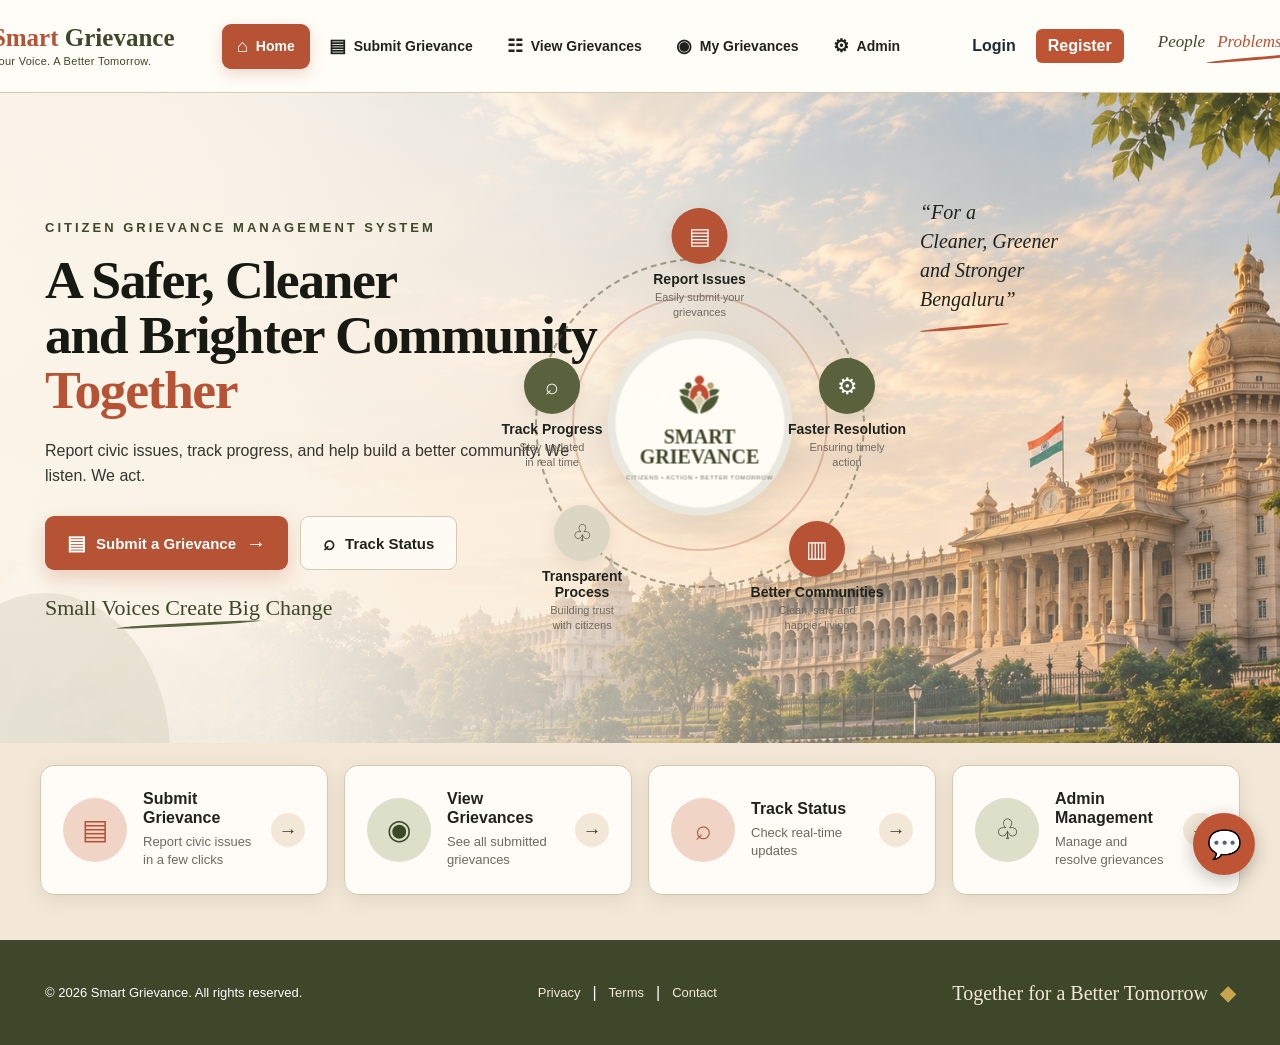
<file: src/main/resources/static/index.html>
<!DOCTYPE html>
<html lang="en">

<head>

    <meta charset="UTF-8">

    <meta name="viewport" content="width=device-width, initial-scale=1.0">

    <title>Smart Grievance | Your Voice. A Better Tomorrow.</title>

    <link rel="stylesheet" href="style.css">

    <link rel="stylesheet" href="chatbot.css">

    <style>
        /* ================= LOCATION SEARCH ================= */
        
        .location-search-section {
            width: 85%;
            max-width: 1000px;
            margin: 40px auto;
            background: white;
            padding: 30px;
            border-radius: 12px;
            box-shadow: 0 5px 20px rgba(0, 0, 0, 0.12);
        }
        
        .location-search-section h2 {
            text-align: center;
            margin-bottom: 10px;
        }
        
        .location-search-section>p {
            text-align: center;
            color: #6b7280;
            margin-bottom: 20px;
        }
        
        .location-search-box {
            display: flex;
            gap: 10px;
        }
        
        .location-search-box input {
            flex: 1;
            padding: 14px;
            border: 1px solid #d1d5db;
            border-radius: 7px;
            font-size: 16px;
        }
        
        .location-search-box button {
            padding: 14px 25px;
            border: none;
            border-radius: 7px;
            cursor: pointer;
            font-size: 16px;
            font-weight: bold;
        }
        
        #locationResults {
            margin-top: 25px;
        }
        
        .location-result-card {
            background: #f8fafc;
            border-left: 5px solid #1d6fa5;
            padding: 18px;
            margin-top: 12px;
            border-radius: 6px;
        }
        
        .location-result-card h3 {
            margin-bottom: 8px;
        }
        
        .location-result-card p {
            margin: 6px 0;
            color: #374151;
        }
        
        .location-status {
            display: inline-block;
            padding: 5px 10px;
            border-radius: 15px;
            font-size: 13px;
            font-weight: bold;
            background: #fff3cd;
            color: #856404;
        }
        /* ================= LOGIN / REGISTER LINKS ================= */
        
        .auth-links {
            display: flex;
            align-items: center;
            gap: 8px;
            margin-left: 15px;
        }
        
        .auth-links a {
            text-decoration: none;
            font-weight: 600;
            padding: 8px 12px;
            border-radius: 6px;
            transition: 0.2s;
        }
        
        .login-link {
            color: #1f2937;
        }
        
        .login-link:hover {
            background: #f3f4f6;
        }
        
        .register-link {
            color: white;
            background: #bd5535;
        }
        
        .register-link:hover {
            background: #a9472b;
        }
        
        @media (max-width: 1200px) {
            .auth-links {
                margin-left: 5px;
            }
            .auth-links a {
                padding: 7px 9px;
                font-size: 14px;
            }
        }
        
        @media (max-width: 768px) {
            .location-search-box {
                flex-direction: column;
            }
            .auth-links {
                margin-top: 10px;
                justify-content: center;
            }
        }
    </style>

</head>


<body>


    <!-- ================= HEADER ================= -->

    <header class="navbar">

        <div class="nav-container">


            <!-- BRAND -->

            <a href="index.html" class="brand">

                <img src="logo-symbol.png" alt="Smart Grievance Logo" class="logo-symbol">

                <div class="brand-text">

                    <h1>
                        Smart <span>Grievance</span>
                    </h1>

                    <p>
                        Your Voice. A Better Tomorrow.
                    </p>

                </div>

            </a>


            <!-- NAVIGATION -->

            <nav class="nav-links">

                <a href="index.html" class="active">
                    <span class="nav-icon">⌂</span> Home
                </a>


                <a href="submit.html">

                    <span class="nav-icon">▤</span> Submit Grievance

                </a>


                <a href="view-grievances.html">

                    <span class="nav-icon">☷</span> View Grievances

                </a>


                <a href="my-grievances.html">

                    <span class="nav-icon">◉</span> My Grievances

                </a>


                <a href="admin.html">

                    <span class="nav-icon">⚙</span> Admin

                </a>

            </nav>


            <!-- LOGIN / REGISTER -->

            <div class="auth-links">

                <a href="login.html" class="login-link">
                    Login
                </a>

                <a href="register.html" class="register-link">
                    Register
                </a>

            </div>


            <!-- MESSAGE -->

            <div class="nav-message">

                <span>People</span>

                <span>Problems</span>

                <span>Progress</span>

                <div class="message-line"></div>

            </div>


        </div>

    </header>


    <!-- ================= HERO ================= -->

    <main>


        <section class="hero">

            <div class="hero-overlay"></div>


            <div class="hero-container">


                <!-- LEFT SIDE -->

                <div class="hero-content">


                    <p class="eyebrow">

                        CITIZEN GRIEVANCE MANAGEMENT SYSTEM

                    </p>


                    <h2>

                        A Safer, Cleaner<br> and Brighter Community

                        <span>
                            Together
                        </span>

                    </h2>


                    <p class="hero-description">

                        Report civic issues, track progress, and help build a better community. We listen. We act.

                    </p>


                    <div class="hero-buttons">


                        <a href="submit.html" class="hero-btn primary-btn">

                            <span class="button-icon">
                                ▤
                            </span> Submit a Grievance

                            <span class="arrow">
                                →
                            </span>

                        </a>


                        <a href="view-grievances.html" class="hero-btn secondary-btn">

                            <span class="search-icon">
                                ⌕
                            </span> Track Status

                        </a>


                    </div>


                    <div class="hero-quote">

                        <span>
                            Small Voices Create Big Change
                        </span>

                        <div></div>

                    </div>


                </div>


                <!-- RIGHT SIDE PROCESS GRAPHIC -->

                <div class="process-area">


                    <div class="process-circle"></div>


                    <!-- CENTER -->

                    <div class="process-center">

                        <img src="logo-symbol.png" alt="Smart Grievance" class="process-logo">

                        <h3>
                            SMART<br> GRIEVANCE
                        </h3>

                        <p>
                            CITIZENS • ACTION • BETTER TOMORROW
                        </p>

                    </div>


                    <!-- TOP -->

                    <div class="process-item process-top">

                        <div class="process-icon terracotta">
                            ▤
                        </div>

                        <h4>
                            Report Issues
                        </h4>

                        <p>
                            Easily submit your<br> grievances
                        </p>

                    </div>


                    <!-- LEFT -->

                    <div class="process-item process-left">

                        <div class="process-icon olive">
                            ⌕
                        </div>

                        <h4>
                            Track Progress
                        </h4>

                        <p>
                            Stay updated<br> in real time
                        </p>

                    </div>


                    <!-- RIGHT -->

                    <div class="process-item process-right">

                        <div class="process-icon olive">
                            ⚙
                        </div>

                        <h4>
                            Faster Resolution
                        </h4>

                        <p>
                            Ensuring timely<br> action
                        </p>

                    </div>


                    <!-- BOTTOM LEFT -->

                    <div class="process-item process-bottom-left">

                        <div class="process-icon beige-icon">
                            ♧
                        </div>

                        <h4>
                            Transparent<br> Process
                        </h4>

                        <p>
                            Building trust<br> with citizens
                        </p>

                    </div>


                    <!-- BOTTOM RIGHT -->

                    <div class="process-item process-bottom-right">

                        <div class="process-icon terracotta">
                            ▥
                        </div>

                        <h4>
                            Better Communities
                        </h4>

                        <p>
                            Clean, safe and<br> happier living
                        </p>

                    </div>


                </div>


                <!-- BENGALURU QUOTE -->

                <div class="bengaluru-quote">

                    <p>
                        “For a<br> Cleaner, Greener<br> and Stronger<br> Bengaluru”
                    </p>

                    <div></div>

                </div>


            </div>

        </section>


        <!-- ================= FEATURE CARDS ================= -->

        <section class="features">

            <div class="features-container">


                <!-- CARD 1 -->

                <a href="submit.html" class="feature-card">

                    <div class="feature-icon terracotta-bg">
                        ▤
                    </div>

                    <div class="feature-content">

                        <h3>
                            Submit Grievance
                        </h3>

                        <p>
                            Report civic issues in a few clicks
                        </p>

                    </div>

                    <div class="card-arrow">
                        →
                    </div>

                </a>


                <!-- CARD 2 -->

                <a href="view-grievances.html" class="feature-card">

                    <div class="feature-icon olive-bg">
                        ◉
                    </div>

                    <div class="feature-content">

                        <h3>
                            View Grievances
                        </h3>

                        <p>
                            See all submitted grievances
                        </p>

                    </div>

                    <div class="card-arrow">
                        →
                    </div>

                </a>


                <!-- CARD 3 -->

                <a href="view-grievances.html" class="feature-card">

                    <div class="feature-icon terracotta-bg">
                        ⌕
                    </div>

                    <div class="feature-content">

                        <h3>
                            Track Status
                        </h3>

                        <p>
                            Check real-time updates
                        </p>

                    </div>

                    <div class="card-arrow">
                        →
                    </div>

                </a>


                <!-- CARD 4 -->

                <a href="admin.html" class="feature-card">

                    <div class="feature-icon olive-bg">
                        ♧
                    </div>

                    <div class="feature-content">

                        <h3>
                            Admin Management
                        </h3>

                        <p>
                            Manage and resolve grievances
                        </p>

                    </div>

                    <div class="card-arrow">
                        →
                    </div>

                </a>


            </div>

        </section>


    </main>


    <!-- ================= FOOTER ================= -->

    <footer class="footer">

        <div class="footer-container">


            <p>
                © 2026 Smart Grievance. All rights reserved.
            </p>


            <div class="footer-links">

                <a href="#">
                    Privacy
                </a>

                <span>|</span>

                <a href="#">
                    Terms
                </a>

                <span>|</span>

                <a href="#">
                    Contact
                </a>

            </div>


            <div class="footer-message">

                <span>
                    Together for a Better Tomorrow
                </span>

                <b>◆</b>

            </div>


        </div>

    </footer>

    
<!-- SmartGrievance Chatbot -->
<button id="chatbot-toggle"
        type="button"
        aria-label="Open SmartGrievance chatbot"
        aria-expanded="false">
    💬
</button>

<section id="chatbot-window"
         role="dialog"
         aria-label="SmartGrievance chatbot"
         aria-hidden="true">

    <div class="chatbot-header">
        <div>
            <h3>SmartGrievance Assistant</h3>
            <small>How can we help you?</small>
        </div>
        <button id="chatbot-close"
                type="button"
                aria-label="Close chatbot">×</button>
    </div>

    <div id="chatbot-messages"
         role="log"
         aria-live="polite">
        <div class="chatbot-message bot">
            Hello! Welcome to SmartGrievance.
            Ask me about submitting grievances,
            categories, or tracking complaints.
        </div>
    </div>

    <form id="chatbot-form">
        <input id="chatbot-input"
               type="text"
               placeholder="Type your message..."
               aria-label="Your message"
               autocomplete="off"
               required>
        <button id="chatbot-send" type="submit">Send</button>
    </form>
</section>


    <!-- ================= LOCATION SEARCH JAVASCRIPT ================= -->

    <script>
        function searchLocation() {

            const location =
                document
                .getElementById("locationInput")
                .value
                .trim();


            const results =
                document.getElementById(
                    "locationResults"
                );


            if (location === "") {

                results.innerHTML =
                    "<p style='text-align:center;color:red;'>" +
                    "Please enter a location." +
                    "</p>";

                return;
            }


            results.innerHTML =
                "<p style='text-align:center;'>" +
                "Searching..." +
                "</p>";


            fetch(
                "/grievances/location/" +
                encodeURIComponent(location)
            )

            .then(response => {

                if (!response.ok) {

                    throw new Error(
                        "Failed to fetch grievances"
                    );

                }

                return response.json();

            })


            .then(data => {

                results.innerHTML = "";


                if (data.length === 0) {

                    results.innerHTML =
                        "<p style='text-align:center;color:#6b7280;'>" +
                        "No grievances found for this location." +
                        "</p>";

                    return;
                }


                data.forEach(grievance => {


                    const card =
                        document.createElement(
                            "div"
                        );


                    card.className =
                        "location-result-card";


                    card.innerHTML = `

                        <h3>
                            Grievance #${grievance.id}
                        </h3>

                        <p>
                            <strong>Location:</strong>
                            ${grievance.location || ""}
                        </p>

                        <p>
                            <strong>Grievance:</strong>
                            ${grievance.grievance || ""}
                        </p>

                        <p>
                            <strong>Reported by:</strong>
                            ${grievance.name || ""}
                        </p>

                        <p>
                            <strong>Category:</strong>
                            ${grievance.category || "Unclassified"}
                        </p>

                        <p>
                            <strong>Status:</strong>

                            <span class="location-status">
                                ${grievance.status || "Pending"}
                            </span>

                        </p>

                    `;


                    results.appendChild(card);

                });

            })


            .catch(error => {

                console.error(error);


                results.innerHTML =
                    "<p style='text-align:center;color:red;'>" +
                    "Unable to load grievances. Please try again." +
                    "</p>";

            });

        }


        /* Allow pressing Enter */

        document
            .getElementById("locationInput")
            .addEventListener(
                "keypress",
                function(event) {

                    if (event.key === "Enter") {

                        searchLocation();

                    }

                }
            );
    </script>
<script src="chatbot.js"></script>

</body>


</html>
</file>
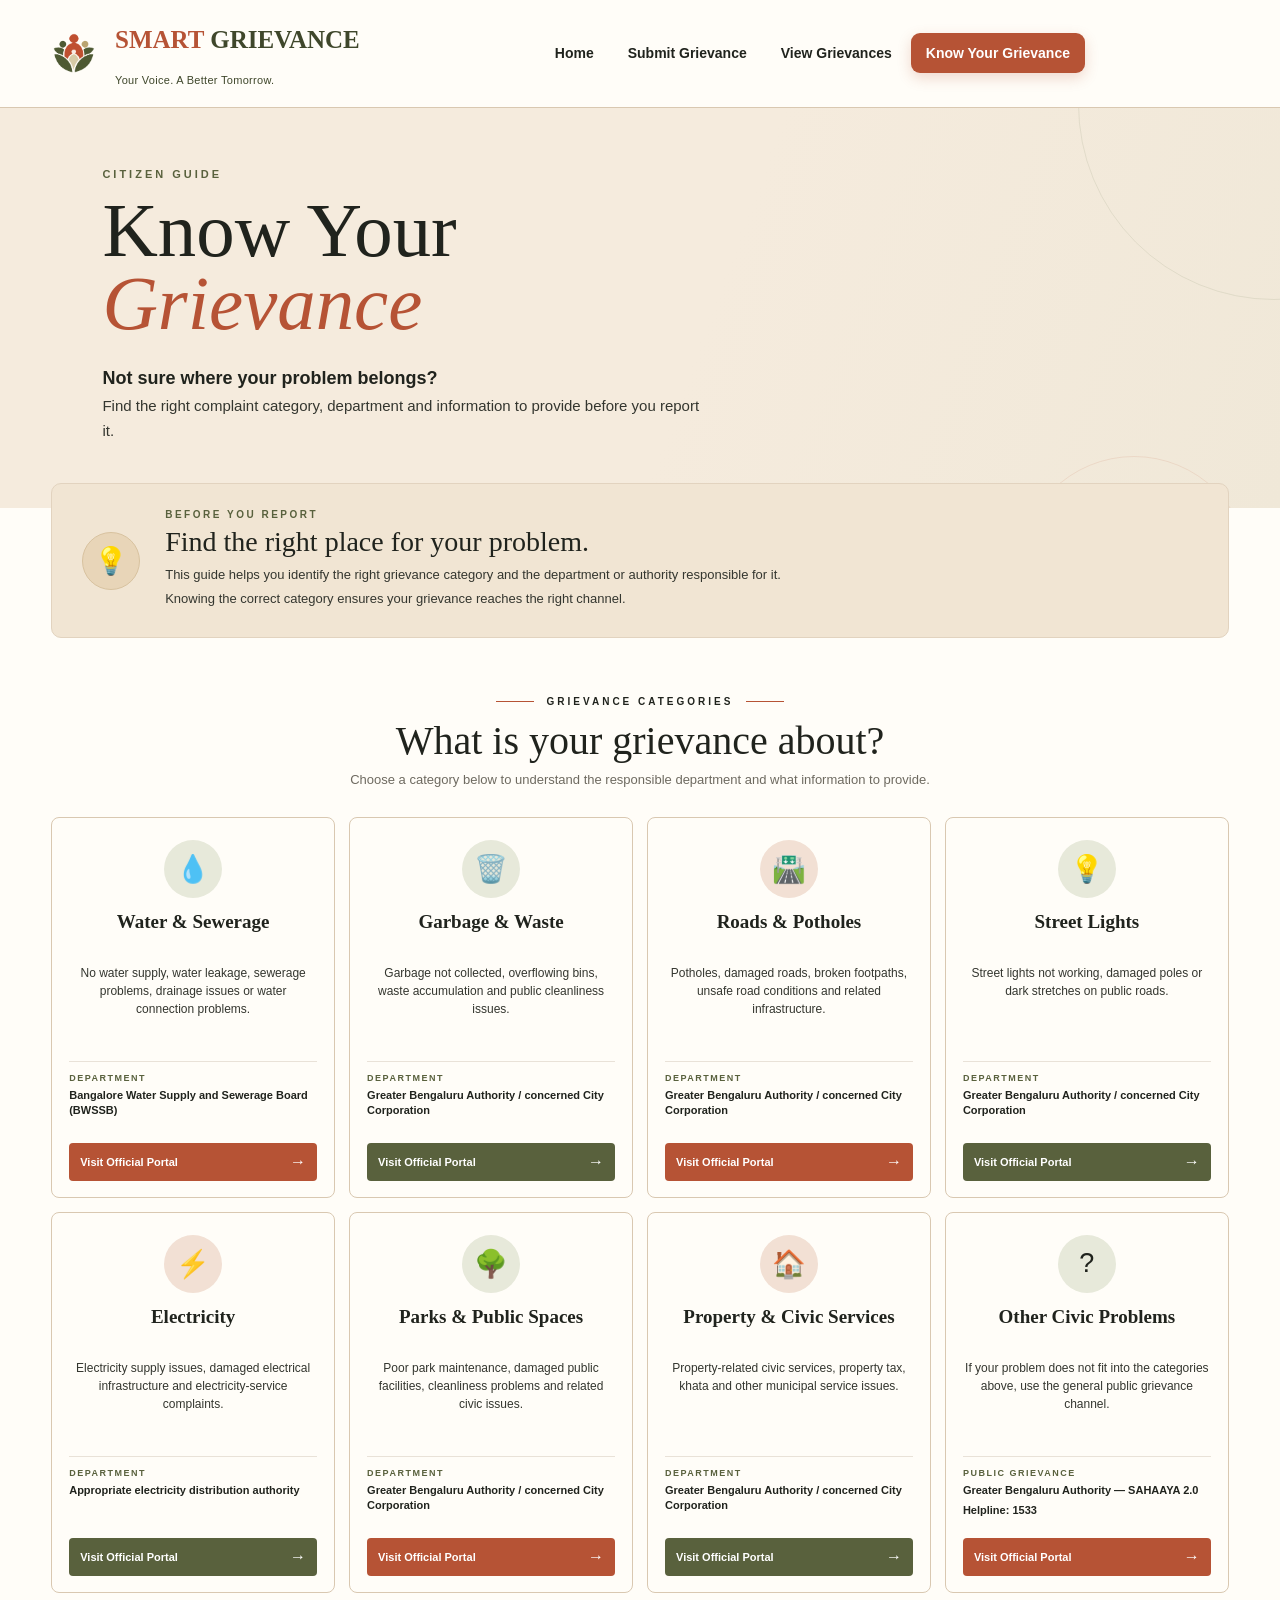
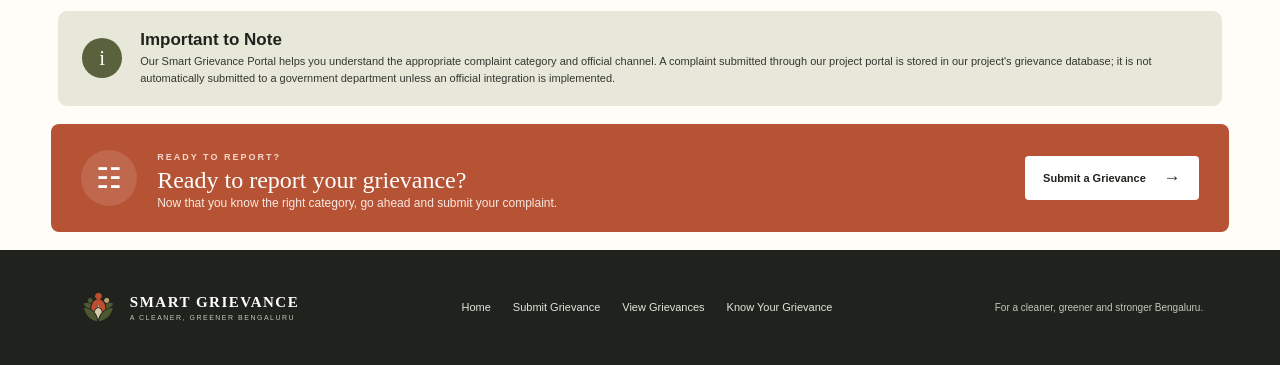
<file: src/main/resources/static/know-your-grievance.html>
<!DOCTYPE html>
<html lang="en">

<head>
    <meta charset="UTF-8">
    <meta name="viewport" content="width=device-width, initial-scale=1.0">

    <title>Know Your Grievance - Smart Grievance</title>

    <link rel="stylesheet" href="know-your-grievance.css">
</head>

<body>

    <!-- NAVBAR -->
    <header class="navbar">

    <div class="nav-container">

        <!-- BRAND -->
        <a href="index.html" class="brand">

            <img
                src="logo-symbol.png"
                alt="Smart Grievance Logo"
                class="logo-symbol"
            >

            <div class="brand-text">

                <h1>
                    SMART <span>GRIEVANCE</span>
                </h1>

                <p>
                    Your Voice. A Better Tomorrow.
                </p>

            </div>

        </a>


        <!-- NAVIGATION -->
        <nav class="nav-links">

            <a href="index.html">
                Home
            </a>

            <a href="submit.html">
                Submit Grievance
            </a>

            <a href="view-grievances.html">
                View Grievances
            </a>

            <a
                href="know-your-grievance.html"
                class="active">
                Know Your Grievance
            </a>

        </nav>

    </div>

</header>


    <!-- HERO -->
    <section class="hero">

        <div class="hero-content">

            <span class="eyebrow">CITIZEN GUIDE</span>

            <h1>
                Know Your
                <span>Grievance</span>
            </h1>

            <h2>Not sure where your problem belongs?</h2>

            <p>
                Find the right complaint category, department and
                information to provide before you report it.
            </p>

        </div>

    </section>


    <!-- MAIN CONTENT -->
    <main class="container">


        <!-- BEFORE YOU REPORT -->
        <section class="before-report">

            <div class="before-icon">
                💡
            </div>

            <div class="before-content">

                <span class="section-label">
                    BEFORE YOU REPORT
                </span>

                <h2>
                    Find the right place for your problem.
                </h2>

                <p>
                    This guide helps you identify the right grievance
                    category and the department or authority responsible
                    for it.
                </p>

                <p>
                    Knowing the correct category ensures your grievance
                    reaches the right channel.
                </p>

            </div>

        </section>


        <!-- CATEGORY HEADING -->
        <section class="category-heading">

            <div class="heading-line">
                <span></span>
                <b>GRIEVANCE CATEGORIES</b>
                <span></span>
            </div>

            <h2>What is your grievance about?</h2>

            <p>
                Choose a category below to understand the responsible
                department and what information to provide.
            </p>

        </section>


        <!-- CATEGORY CARDS -->
        <section class="category-grid">


            <!-- WATER -->
            <article class="category-card">

                <div class="icon-circle water">💧</div>

                <h3>Water &amp; Sewerage</h3>

                <p class="description">
                    No water supply, water leakage, sewerage problems,
                    drainage issues or water connection problems.
                </p>

                <div class="department">

                    <span>DEPARTMENT</span>

                    <strong>
                        Bangalore Water Supply and
                        Sewerage Board (BWSSB)
                    </strong>

                </div>

                <a
                    href="https://cms.bwssb.gov.in/module/complain/new_complaint"
                    target="_blank"
                    rel="noopener noreferrer"
                    class="portal-btn terracotta">

                    Visit Official Portal
                    <span>→</span>

                </a>

            </article>


            <!-- GARBAGE -->
            <article class="category-card">

                <div class="icon-circle green">🗑️</div>

                <h3>Garbage &amp; Waste</h3>

                <p class="description">
                    Garbage not collected, overflowing bins,
                    waste accumulation and public cleanliness issues.
                </p>

                <div class="department">

                    <span>DEPARTMENT</span>

                    <strong>
                        Greater Bengaluru Authority /
                        concerned City Corporation
                    </strong>

                </div>

                <a
                    href="https://bbmp.gov.in/"
                    target="_blank"
                    rel="noopener noreferrer"
                    class="portal-btn olive">

                    Visit Official Portal
                    <span>→</span>

                </a>

            </article>


            <!-- ROADS -->
            <article class="category-card">

                <div class="icon-circle terracotta-icon">🛣️</div>

                <h3>Roads &amp; Potholes</h3>

                <p class="description">
                    Potholes, damaged roads, broken footpaths,
                    unsafe road conditions and related infrastructure.
                </p>

                <div class="department">

                    <span>DEPARTMENT</span>

                    <strong>
                        Greater Bengaluru Authority /
                        concerned City Corporation
                    </strong>

                </div>

                <a
                    href="https://bbmp.gov.in/"
                    target="_blank"
                    rel="noopener noreferrer"
                    class="portal-btn terracotta">

                    Visit Official Portal
                    <span>→</span>

                </a>

            </article>


            <!-- STREET LIGHTS -->
            <article class="category-card">

                <div class="icon-circle green">💡</div>

                <h3>Street Lights</h3>

                <p class="description">
                    Street lights not working, damaged poles
                    or dark stretches on public roads.
                </p>

                <div class="department">

                    <span>DEPARTMENT</span>

                    <strong>
                        Greater Bengaluru Authority /
                        concerned City Corporation
                    </strong>

                </div>

                <a
                    href="https://bbmp.gov.in/"
                    target="_blank"
                    rel="noopener noreferrer"
                    class="portal-btn olive">

                    Visit Official Portal
                    <span>→</span>

                </a>

            </article>


            <!-- ELECTRICITY -->
            <article class="category-card">

                <div class="icon-circle terracotta-icon">⚡</div>

                <h3>Electricity</h3>

                <p class="description">
                    Electricity supply issues, damaged electrical
                    infrastructure and electricity-service complaints.
                </p>

                <div class="department">

                    <span>DEPARTMENT</span>

                    <strong>
                        Appropriate electricity
                        distribution authority
                    </strong>

                </div>

                <a
                    href="https://bescom.karnataka.gov.in/"
                    target="_blank"
                    rel="noopener noreferrer"
                    class="portal-btn olive">

                    Visit Official Portal
                    <span>→</span>

                </a>

            </article>


            <!-- PARKS -->
            <article class="category-card">

                <div class="icon-circle green">🌳</div>

                <h3>Parks &amp; Public Spaces</h3>

                <p class="description">
                    Poor park maintenance, damaged public facilities,
                    cleanliness problems and related civic issues.
                </p>

                <div class="department">

                    <span>DEPARTMENT</span>

                    <strong>
                        Greater Bengaluru Authority /
                        concerned City Corporation
                    </strong>

                </div>

                <a
                    href="https://bbmp.gov.in/"
                    target="_blank"
                    rel="noopener noreferrer"
                    class="portal-btn terracotta">

                    Visit Official Portal
                    <span>→</span>

                </a>

            </article>


            <!-- PROPERTY -->
            <article class="category-card">

                <div class="icon-circle terracotta-icon">🏠</div>

                <h3>Property &amp; Civic Services</h3>

                <p class="description">
                    Property-related civic services, property tax,
                    khata and other municipal service issues.
                </p>

                <div class="department">

                    <span>DEPARTMENT</span>

                    <strong>
                        Greater Bengaluru Authority /
                        concerned City Corporation
                    </strong>

                </div>

                <a
                    href="https://bbmp.gov.in/"
                    target="_blank"
                    rel="noopener noreferrer"
                    class="portal-btn olive">

                    Visit Official Portal
                    <span>→</span>

                </a>

            </article>


            <!-- OTHER -->
            <article class="category-card">

                <div class="icon-circle green">?</div>

                <h3>Other Civic Problems</h3>

                <p class="description">
                    If your problem does not fit into the categories
                    above, use the general public grievance channel.
                </p>

                <div class="department">

                    <span>PUBLIC GRIEVANCE</span>

                    <strong>
                        Greater Bengaluru Authority —
                        SAHAAYA 2.0
                    </strong>

                    <strong class="helpline">
                        Helpline: 1533
                    </strong>

                </div>

                <a
                    href="https://bbmp.gov.in/"
                    target="_blank"
                    rel="noopener noreferrer"
                    class="portal-btn terracotta">

                    Visit Official Portal
                    <span>→</span>

                </a>

            </article>

        </section>


        <!-- IMPORTANT NOTE -->
        <section class="important-note">

            <div class="important-icon">
                i
            </div>

            <div>

                <h3>Important to Note</h3>

                <p>
                    Our Smart Grievance Portal helps you understand the
                    appropriate complaint category and official channel.
                    A complaint submitted through our project portal is
                    stored in our project's grievance database; it is not
                    automatically submitted to a government department
                    unless an official integration is implemented.
                </p>

            </div>

        </section>


        <!-- CTA -->
        <section class="cta">

            <div class="cta-icon">
                ☷
            </div>

            <div class="cta-content">

                <span>READY TO REPORT?</span>

                <h2>Ready to report your grievance?</h2>

                <p>
                    Now that you know the right category,
                    go ahead and submit your complaint.
                </p>

            </div>

            <a href="submit.html" class="cta-btn">

                Submit a Grievance
                <span>→</span>

            </a>

        </section>

    </main>


    <!-- FOOTER -->
    <footer class="footer">

        <div class="footer-brand">

            <img src="logo-symbol.png" alt="Smart Grievance">

            <div>

                <strong>SMART GRIEVANCE</strong>

                <small>
                    A CLEANER, GREENER BENGALURU
                </small>

            </div>

        </div>


        <div class="footer-links">

            <a href="index.html">Home</a>
            <a href="submit.html">Submit Grievance</a>
            <a href="view-grievances.html">View Grievances</a>
            <a href="know-your-grievance.html">
                Know Your Grievance
            </a>

        </div>


        <div class="footer-right">
            For a cleaner, greener and stronger Bengaluru.
        </div>

    </footer>

</body>

</html>
</file>
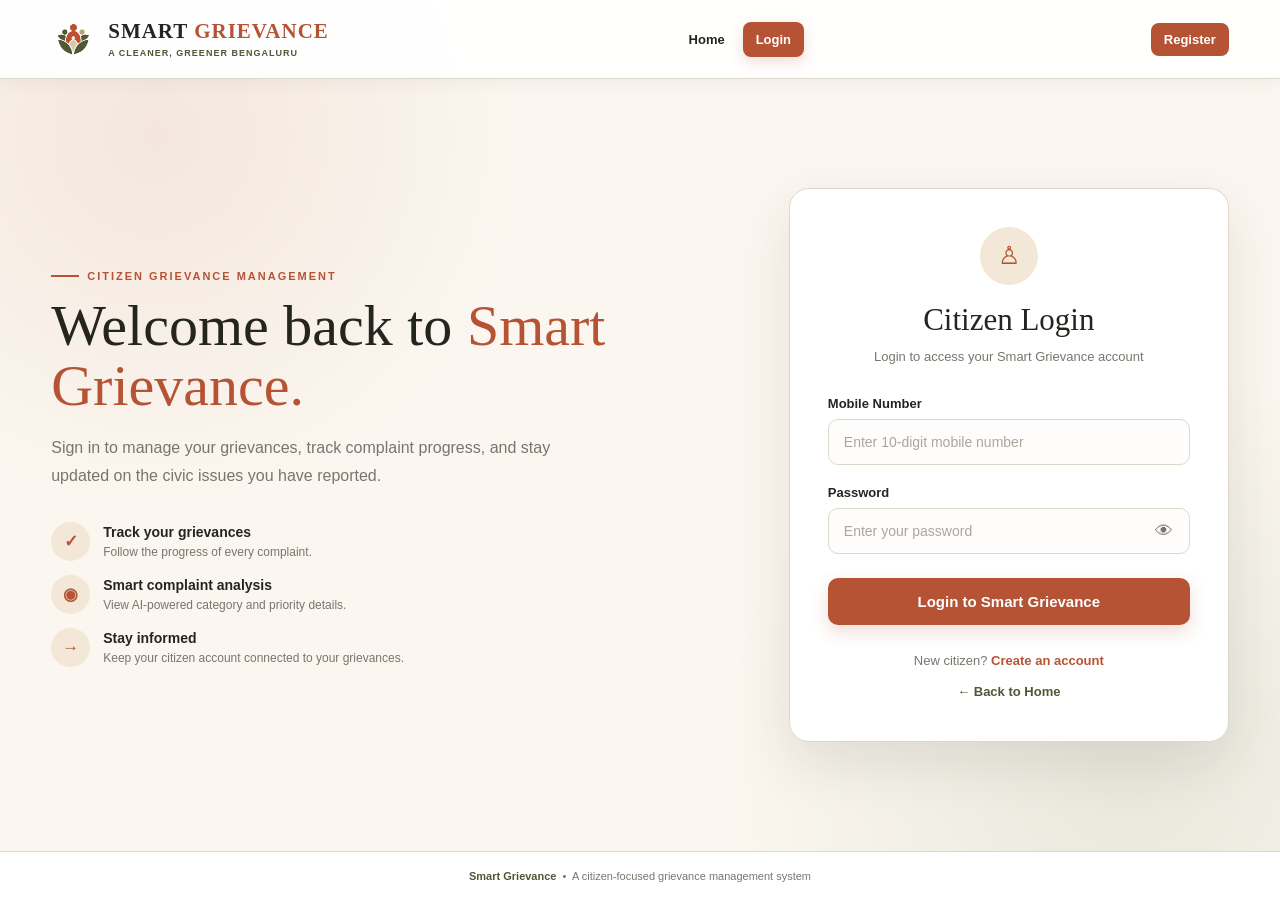
<file: src/main/resources/static/login.html>
<!DOCTYPE html>

<html lang="en">

<head>
    <meta charset="UTF-8">
    <meta name="viewport" content="width=device-width, initial-scale=1.0">


    <title>Citizen Login | Smart Grievance</title>

    <style>
         :root {
            --terracotta: #B65335;
            --terracotta-dark: #963F27;
            --olive: #68734A;
            --olive-dark: #4D5835;
            --beige: #F3E8D7;
            --cream: #FBF7F0;
            --dark: #25251F;
            --muted: #77766E;
            --border: #DED8CC;
            --white: #FFFFFF;
        }
        
        * {
            box-sizing: border-box;
        }
        
        body {
            margin: 0;
            min-height: 100vh;
            font-family: Arial, Helvetica, sans-serif;
            color: var(--dark);
            background: radial-gradient( circle at 12% 15%, rgba(182, 83, 53, .10), transparent 28%), radial-gradient( circle at 88% 85%, rgba(104, 115, 74, .12), transparent 30%), var(--cream);
            display: flex;
            flex-direction: column;
        }
        /* =====================================================
       NAVBAR
       ===================================================== */
        
        .navbar {
            width: 100%;
            background: rgba(255, 255, 255, .96);
            border-bottom: 1px solid var(--border);
            box-shadow: 0 3px 18px rgba(40, 35, 25, .05);
        }
        
        .nav-container {
            width: 92%;
            max-width: 1180px;
            min-height: 78px;
            margin: auto;
            display: flex;
            align-items: center;
            justify-content: space-between;
            gap: 25px;
        }
        
        .brand {
            display: flex;
            align-items: center;
            gap: 12px;
            color: var(--dark);
            text-decoration: none;
            flex-shrink: 0;
        }
        
        .logo-symbol {
            width: 45px;
            height: 45px;
            object-fit: contain;
        }
        
        .brand-text h1 {
            margin: 0;
            font-family: Georgia, "Times New Roman", serif;
            font-size: 21px;
            letter-spacing: 1px;
            line-height: 1;
        }
        
        .brand-text h1 span {
            color: var(--terracotta);
        }
        
        .brand-text p {
            margin: 6px 0 0;
            color: var(--olive-dark);
            font-size: 9px;
            font-weight: 700;
            letter-spacing: 1px;
        }
        
        .nav-links {
            display: flex;
            align-items: center;
            gap: 5px;
        }
        
        .nav-links a {
            padding: 10px 13px;
            color: var(--dark);
            text-decoration: none;
            border-radius: 8px;
            font-size: 13px;
            font-weight: 600;
            transition: .2s ease;
        }
        
        .nav-links a:hover {
            background: var(--beige);
            color: var(--terracotta-dark);
        }
        
        .nav-links a.active {
            background: var(--terracotta);
            color: white;
            box-shadow: 0 5px 14px rgba(182, 83, 53, .20);
        }
        
        .auth-links {
            display: flex;
            align-items: center;
            gap: 8px;
        }
        
        .auth-links a {
            text-decoration: none;
            font-size: 13px;
            font-weight: 700;
            padding: 9px 13px;
            border-radius: 8px;
        }
        
        .register-link {
            color: white;
            background: var(--terracotta);
        }
        
        .register-link:hover {
            background: var(--terracotta-dark);
        }
        /* =====================================================
       MAIN
       ===================================================== */
        
        .page {
            flex: 1;
            width: 92%;
            max-width: 1180px;
            margin: auto;
            display: flex;
            align-items: center;
            justify-content: center;
            padding: 55px 0;
        }
        
        .login-layout {
            width: 100%;
            display: grid;
            grid-template-columns: 1fr 440px;
            gap: 70px;
            align-items: center;
        }
        /* =====================================================
       LEFT INFORMATION PANEL
       ===================================================== */
        
        .intro-panel {
            padding: 20px 0;
        }
        
        .eyebrow {
            display: inline-flex;
            align-items: center;
            gap: 8px;
            color: var(--terracotta);
            font-size: 11px;
            font-weight: 800;
            letter-spacing: 2px;
            margin-bottom: 14px;
        }
        
        .eyebrow::before {
            content: "";
            width: 28px;
            height: 2px;
            background: var(--terracotta);
        }
        
        .intro-panel h2 {
            max-width: 590px;
            margin: 0 0 18px;
            font-family: Georgia, "Times New Roman", serif;
            font-size: clamp(38px, 5vw, 58px);
            line-height: 1.04;
            font-weight: 500;
        }
        
        .intro-panel h2 span {
            color: var(--terracotta);
        }
        
        .intro-text {
            max-width: 560px;
            margin: 0;
            color: var(--muted);
            font-size: 16px;
            line-height: 1.75;
        }
        
        .feature-list {
            display: grid;
            gap: 14px;
            margin-top: 32px;
        }
        
        .feature {
            display: flex;
            align-items: center;
            gap: 13px;
        }
        
        .feature-icon {
            width: 39px;
            height: 39px;
            display: flex;
            align-items: center;
            justify-content: center;
            flex-shrink: 0;
            border-radius: 50%;
            background: var(--beige);
            color: var(--terracotta);
            font-size: 17px;
            font-weight: bold;
        }
        
        .feature strong {
            display: block;
            margin-bottom: 2px;
            font-size: 14px;
        }
        
        .feature span {
            color: var(--muted);
            font-size: 12px;
        }
        /* =====================================================
       LOGIN CARD
       ===================================================== */
        
        .login-card {
            background: var(--white);
            padding: 38px;
            border: 1px solid var(--border);
            border-radius: 20px;
            box-shadow: 0 20px 55px rgba(50, 42, 30, .11);
        }
        
        .card-header {
            text-align: center;
            margin-bottom: 30px;
        }
        
        .login-icon {
            width: 58px;
            height: 58px;
            margin: 0 auto 17px;
            display: flex;
            align-items: center;
            justify-content: center;
            border-radius: 50%;
            background: var(--beige);
            color: var(--terracotta);
            font-size: 25px;
        }
        
        .card-header h1 {
            margin: 0;
            font-family: Georgia, "Times New Roman", serif;
            font-size: 31px;
            font-weight: 500;
        }
        
        .card-header p {
            margin: 9px 0 0;
            color: var(--muted);
            font-size: 13px;
            line-height: 1.5;
        }
        /* =====================================================
       FORM
       ===================================================== */
        
        .form-group {
            margin-bottom: 20px;
        }
        
        label {
            display: block;
            margin-bottom: 8px;
            color: var(--dark);
            font-size: 13px;
            font-weight: 700;
        }
        
        .input-wrapper {
            position: relative;
        }
        
        input {
            width: 100%;
            padding: 14px 15px;
            border: 1px solid var(--border);
            border-radius: 10px;
            background: #FFFDFC;
            color: var(--dark);
            font-size: 14px;
            outline: none;
            transition: border .2s ease, box-shadow .2s ease, background .2s ease;
        }
        
        input::placeholder {
            color: #AAA79D;
        }
        
        input:focus {
            border-color: var(--terracotta);
            background: white;
            box-shadow: 0 0 0 3px rgba(182, 83, 53, .10);
        }
        /* =====================================================
       PASSWORD
       ===================================================== */
        
        .password-wrapper {
            position: relative;
        }
        
        .password-wrapper input {
            padding-right: 50px;
        }
        
        .eye-button {
            position: absolute;
            right: 7px;
            top: 50%;
            transform: translateY(-50%);
            width: 38px;
            height: 38px;
            padding: 0;
            border: none;
            border-radius: 7px;
            background: transparent;
            color: var(--muted);
            font-size: 18px;
            cursor: pointer;
        }
        
        .eye-button:hover {
            background: var(--beige);
            color: var(--terracotta);
        }
        /* =====================================================
       LOGIN BUTTON
       ===================================================== */
        
        .login-button {
            width: 100%;
            padding: 15px;
            margin-top: 4px;
            border: none;
            border-radius: 10px;
            background: var(--terracotta);
            color: white;
            font-size: 15px;
            font-weight: 800;
            cursor: pointer;
            box-shadow: 0 7px 18px rgba(182, 83, 53, .20);
            transition: background .2s ease, transform .2s ease, box-shadow .2s ease;
        }
        
        .login-button:hover {
            background: var(--terracotta-dark);
            transform: translateY(-1px);
            box-shadow: 0 10px 22px rgba(182, 83, 53, .25);
        }
        
        .login-button:active {
            transform: translateY(0);
        }
        /* =====================================================
       MESSAGE
       ===================================================== */
        
        .message {
            display: none;
            margin-top: 17px;
            padding: 12px 14px;
            border-radius: 9px;
            font-size: 13px;
            line-height: 1.5;
            text-align: center;
        }
        
        .success {
            background: #E8F1DF;
            color: var(--olive-dark);
            border: 1px solid #C9D9B7;
        }
        
        .error {
            background: #FBE8E3;
            color: #8F3927;
            border: 1px solid #E8BDB2;
        }
        /* =====================================================
       LINKS
       ===================================================== */
        
        .links {
            margin-top: 25px;
            text-align: center;
            color: var(--muted);
            font-size: 13px;
            line-height: 1.7;
        }
        
        .links a {
            color: var(--terracotta);
            font-weight: 700;
            text-decoration: none;
        }
        
        .links a:hover {
            text-decoration: underline;
        }
        
        .home-link {
            display: inline-block;
            margin-top: 9px;
            color: var(--olive-dark) !important;
        }
        /* =====================================================
       FOOTER
       ===================================================== */
        
        footer {
            padding: 18px 20px;
            border-top: 1px solid var(--border);
            background: white;
            color: var(--muted);
            text-align: center;
            font-size: 11px;
        }
        
        footer strong {
            color: var(--olive-dark);
        }
        /* =====================================================
       RESPONSIVE
       ===================================================== */
        
        @media (max-width: 900px) {
            .nav-links {
                display: none;
            }
            .login-layout {
                grid-template-columns: 1fr;
                max-width: 520px;
                gap: 25px;
            }
            .intro-panel {
                text-align: center;
            }
            .intro-panel h2,
            .intro-text {
                margin-left: auto;
                margin-right: auto;
            }
            .feature-list {
                text-align: left;
                max-width: 380px;
                margin-left: auto;
                margin-right: auto;
            }
            .page {
                padding: 35px 0;
            }
        }
        
        @media (max-width: 560px) {
            .nav-container {
                min-height: 68px;
            }
            .brand-text h1 {
                font-size: 17px;
            }
            .brand-text p {
                display: none;
            }
            .auth-links .register-link {
                padding: 8px 10px;
                font-size: 12px;
            }
            .page {
                width: 90%;
            }
            .intro-panel h2 {
                font-size: 37px;
            }
            .intro-text {
                font-size: 14px;
            }
            .login-card {
                padding: 28px 22px;
                border-radius: 16px;
            }
            .card-header h1 {
                font-size: 27px;
            }
        }
    </style>

</head>

<body>

    <!-- =====================================================
     NAVIGATION
     ===================================================== -->

    <header class="navbar">

        <div class="nav-container">

            <a href="index.html" class="brand">

                <img src="logo-symbol.png" alt="Smart Grievance Logo" class="logo-symbol">

                <div class="brand-text">

                    <h1>
                        SMART <span>GRIEVANCE</span>
                    </h1>

                    <p>
                        A CLEANER, GREENER BENGALURU
                    </p>

                </div>

            </a>


            <nav class="nav-links">

                <a href="index.html">
                Home
            </a>

                <a href="login.html" class="active">
                Login
            </a>

            </nav>


            <div class="auth-links">

                <a href="register.html" class="register-link">
                Register
            </a>

            </div>

        </div>

    </header>


    <!-- =====================================================
     MAIN
     ===================================================== -->

    <main class="page">

        <div class="login-layout">


            <!-- =================================================
             INTRO
             ================================================= -->

            <section class="intro-panel">

                <div class="eyebrow">
                    CITIZEN GRIEVANCE MANAGEMENT
                </div>

                <h2>
                    Welcome back to
                    <span>Smart Grievance.</span>
                </h2>

                <p class="intro-text">

                    Sign in to manage your grievances, track complaint progress, and stay updated on the civic issues you have reported.

                </p>


                <div class="feature-list">

                    <div class="feature">

                        <div class="feature-icon">
                            ✓
                        </div>

                        <div>

                            <strong>
                            Track your grievances
                        </strong>

                            <span>
                            Follow the progress of every complaint.
                        </span>

                        </div>

                    </div>


                    <div class="feature">

                        <div class="feature-icon">
                            ◉
                        </div>

                        <div>

                            <strong>
                            Smart complaint analysis
                        </strong>

                            <span>
                            View AI-powered category and priority details.
                        </span>

                        </div>

                    </div>


                    <div class="feature">

                        <div class="feature-icon">
                            →
                        </div>

                        <div>

                            <strong>
                            Stay informed
                        </strong>

                            <span>
                            Keep your citizen account connected to your grievances.
                        </span>

                        </div>

                    </div>

                </div>

            </section>


            <!-- =================================================
             LOGIN CARD
             ================================================= -->

            <section class="login-card">


                <div class="card-header">

                    <div class="login-icon">
                        ♙
                    </div>

                    <h1>
                        Citizen Login
                    </h1>

                    <p>
                        Login to access your Smart Grievance account
                    </p>

                </div>


                <form id="loginForm">


                    <!-- MOBILE -->

                    <div class="form-group">

                        <label for="mobile">
                        Mobile Number
                    </label>

                        <input type="text" id="mobile" placeholder="Enter 10-digit mobile number" maxlength="10" inputmode="numeric" autocomplete="tel" required>

                    </div>


                    <!-- PASSWORD -->

                    <div class="form-group">

                        <label for="password">
                        Password
                    </label>

                        <div class="password-wrapper">

                            <input type="password" id="password" placeholder="Enter your password" autocomplete="current-password" required>

                            <button type="button" id="eyeButton" class="eye-button" onclick="togglePassword()" aria-label="Show password">
                            👁
                        </button>

                        </div>

                    </div>


                    <!-- LOGIN -->

                    <button type="submit" class="login-button">
                    Login to Smart Grievance
                </button>

                </form>


                <!-- MESSAGE -->

                <div id="message" class="message"></div>


                <!-- LINKS -->

                <div class="links">

                    <div>
                        New citizen?
                        <a href="register.html">
                        Create an account
                    </a>
                    </div>

                    <a href="index.html" class="home-link">
                    ← Back to Home
                </a>

                </div>

            </section>

        </div>

    </main>


    <!-- =====================================================
     FOOTER
     ===================================================== -->

    <footer>

        <strong>
        Smart Grievance
    </strong> &nbsp;•&nbsp; A citizen-focused grievance management system

    </footer>


    <!-- =====================================================
     JAVASCRIPT
     ===================================================== -->

    <script>
        /* =========================================
               LOGIN
               ========================================= */

        const loginForm =
            document.getElementById("loginForm");

        const message =
            document.getElementById("message");


        loginForm.addEventListener(
            "submit",
            async function(event) {

                event.preventDefault();


                const mobile =
                    document.getElementById("mobile")
                    .value.trim();

                const password =
                    document.getElementById("password")
                    .value;


                message.style.display = "none";


                try {

                    const response =
                        await fetch(
                            `/login?mobile=${encodeURIComponent(mobile)}&password=${encodeURIComponent(password)}`, {
                                method: "POST"
                            }
                        );


                    const data =
                        await response.json();


                    if (data.success) {

                        /*
                         * Store the actual
                         * logged-in user's details.
                         */

                        sessionStorage.setItem(
                            "userId",
                            data.userId
                        );

                        sessionStorage.setItem(
                            "userName",
                            data.name
                        );

                        sessionStorage.setItem(
                            "userRole",
                            data.role
                        );


                        message.className =
                            "message success";

                        message.style.display =
                            "block";

                        message.textContent =
                            "Login successful!";


                        /*
                         * Redirect to
                         * My Grievances page.
                         */

                        setTimeout(
                            function() {

                                const role = data.role;

                                if (role === "ADMIN") {

                                    window.location.href =
                                        "admin.html";

                                } else if (role === "DEPARTMENT_HEAD") {

                                    window.location.href =
                                        "department-head.html";

                                } else if (role === "HIGHER_AUTHORITY") {

                                    window.location.href =
                                        "higher-authority.html";

                                } else {

                                    window.location.href =
                                        "my-grievances.html";

                                }

                            },
                            800
                        );


                    } else {

                        message.className =
                            "message error";

                        message.style.display =
                            "block";

                        message.textContent =
                            data.message ||
                            "Invalid login details.";

                    }

                } catch (error) {

                    console.error(error);

                    message.className =
                        "message error";

                    message.style.display =
                        "block";

                    message.textContent =
                        "Unable to connect to the server.";

                }

            }
        );


        /* =========================================
           SHOW / HIDE PASSWORD
           ========================================= */

        function togglePassword() {

            const password =
                document.getElementById("password");

            const eyeButton =
                document.getElementById("eyeButton");


            if (password.type === "password") {

                password.type = "text";

                eyeButton.innerText = "🙈";

                eyeButton.setAttribute(
                    "aria-label",
                    "Hide password"
                );

            } else {

                password.type = "password";

                eyeButton.innerText = "👁";

                eyeButton.setAttribute(
                    "aria-label",
                    "Show password"
                );

            }

        }
    </script>

</body>

</html>
</file>
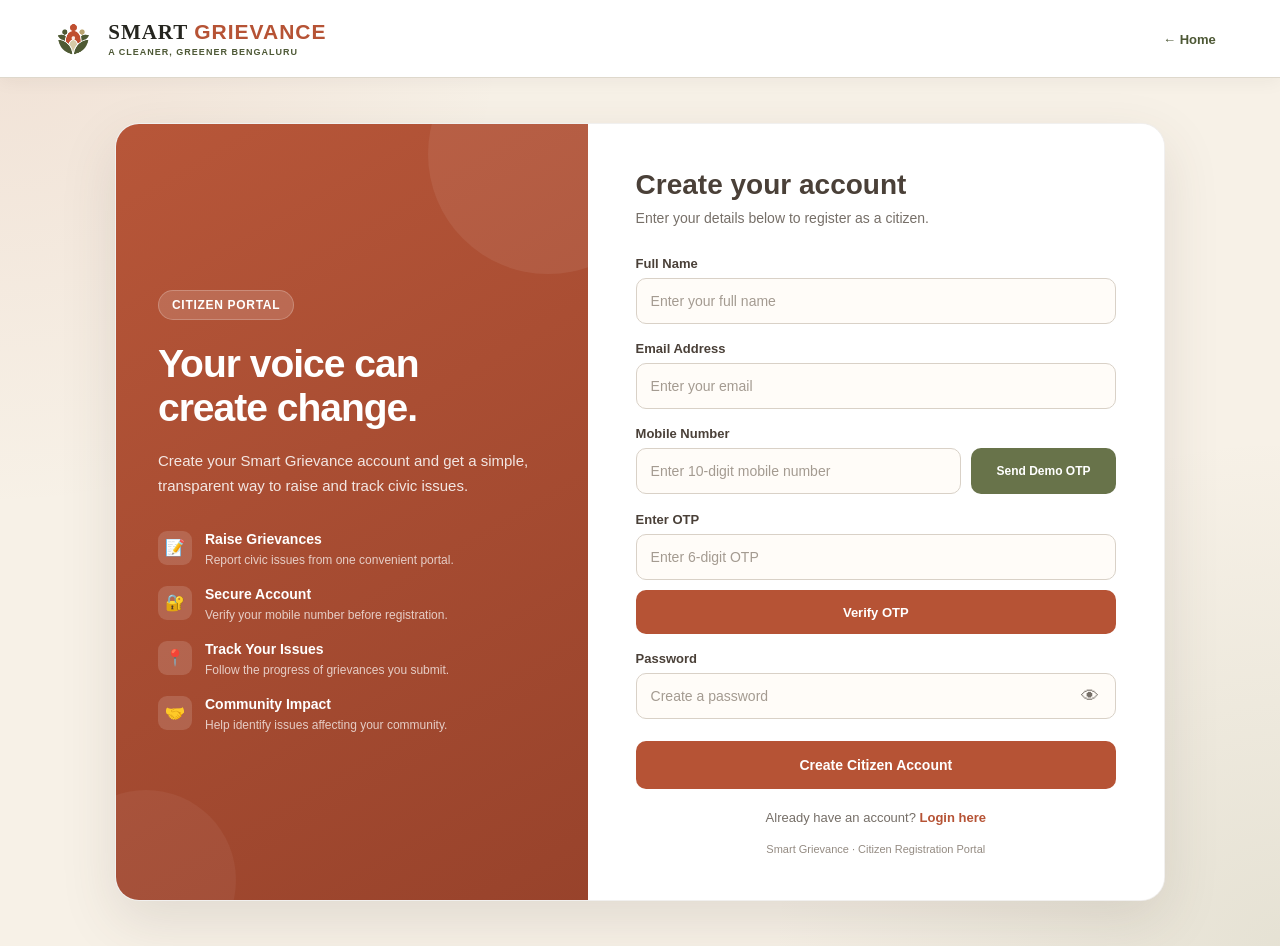
<file: src/main/resources/static/register.html>
<!DOCTYPE html>
<html lang="en">

<head>
    <meta charset="UTF-8">
    <meta name="viewport" content="width=device-width, initial-scale=1.0">

    <title>Citizen Registration - Smart Grievance</title>

    <style>
        * {
            box-sizing: border-box;
            margin: 0;
            padding: 0;
            font-family: Arial, sans-serif;
        }

        :root {
            --terracotta: #B65335;
            --terracotta-dark: #963F27;
            --olive: #68734A;
            --olive-dark: #505A38;
            --cream: #F7F1E7;
            --beige: #EFE4D2;
            --brown: #4A4038;
            --muted: #766F68;
            --white: #FFFFFF;
            --success: #58733E;
            --danger: #A63D32;
        }

        body {
            min-height: 100vh;
            background:
                radial-gradient(circle at top left, rgba(182, 83, 53, 0.10), transparent 32%),
                radial-gradient(circle at bottom right, rgba(104, 115, 74, 0.12), transparent 32%),
                var(--cream);
            color: var(--brown);
        }

        /* =========================
           NAVBAR
           ========================= */
         /* =========================
   NAVBAR
   ========================= */

.navbar {
    width: 100%;
    height: 78px;
    background: #ffffff;
    border-bottom: 1px solid #DED8CC;
    box-shadow: 0 3px 18px rgba(40, 35, 25, 0.05);
}

.nav-container {
    width: 92%;
    max-width: 1180px;
    height: 78px;
    margin: 0 auto;

    display: flex;
    align-items: center;
    justify-content: space-between;
}

/* Logo + brand */

.brand {
    display: flex;
    align-items: center;
    gap: 12px;

    text-decoration: none;
    color: #25251F;
}

.logo-symbol {
    width: 45px;
    height: 45px;
    object-fit: contain;
    flex-shrink: 0;
}

.brand-text {
    display: flex;
    flex-direction: column;
}

.brand-text h1 {
    margin: 0;

    font-family: Georgia, "Times New Roman", serif;
    font-size: 21px;
    font-weight: 700;
    line-height: 1;

    letter-spacing: 1px;
    text-decoration: none;
}

.brand-text h1 span {
    color: #B65335;
}

.brand-text p {
    margin: 5px 0 0;

    color: #4D5835;
    font-family: Arial, Helvetica, sans-serif;
    font-size: 9px;
    font-weight: 700;
    line-height: 1;

    letter-spacing: 1px;
    text-decoration: none;
}

/* Home button */

.home-link {
    display: inline-block;

    padding: 9px 13px;

    color: #4D5835;
    background: transparent;

    font-family: Arial, Helvetica, sans-serif;
    font-size: 13px;
    font-weight: 700;

    text-decoration: none;

    border-radius: 8px;
}

.home-link:hover {
    background: #F3E8D7;
    color: #963F27;
}
        

        /* =========================
           PAGE LAYOUT
           ========================= */

        .page {
            min-height: calc(100vh - 76px);
            display: flex;
            justify-content: center;
            align-items: center;
            padding: 45px 20px;
        }

        .register-wrapper {
            width: 100%;
            max-width: 1050px;
            display: grid;
            grid-template-columns: 0.9fr 1.1fr;
            background: var(--white);
            border-radius: 24px;
            overflow: hidden;
            box-shadow: 0 20px 55px rgba(74, 64, 56, 0.13);
            border: 1px solid rgba(74, 64, 56, 0.08);
        }

        /* =========================
           LEFT PANEL
           ========================= */

        .intro-panel {
            background:
                linear-gradient(150deg, rgba(182, 83, 53, 0.98), rgba(150, 63, 39, 0.98));
            color: white;
            padding: 55px 42px;
            display: flex;
            flex-direction: column;
            justify-content: center;
            position: relative;
            overflow: hidden;
        }

        .intro-panel::before {
            content: "";
            position: absolute;
            width: 240px;
            height: 240px;
            border-radius: 50%;
            background: rgba(255, 255, 255, 0.07);
            top: -90px;
            right: -80px;
        }

        .intro-panel::after {
            content: "";
            position: absolute;
            width: 180px;
            height: 180px;
            border-radius: 50%;
            background: rgba(255, 255, 255, 0.05);
            bottom: -70px;
            left: -60px;
        }

        .intro-content {
            position: relative;
            z-index: 2;
        }

        .intro-badge {
            display: inline-block;
            width: fit-content;
            padding: 7px 13px;
            border-radius: 30px;
            background: rgba(255, 255, 255, 0.15);
            border: 1px solid rgba(255, 255, 255, 0.22);
            font-size: 12px;
            font-weight: 700;
            letter-spacing: 0.7px;
            text-transform: uppercase;
            margin-bottom: 22px;
        }

        .intro-panel h1 {
            font-size: 39px;
            line-height: 1.12;
            margin-bottom: 18px;
            letter-spacing: -1px;
        }

        .intro-panel .description {
            color: rgba(255, 255, 255, 0.86);
            font-size: 15px;
            line-height: 1.7;
            margin-bottom: 32px;
        }

        .features {
            display: flex;
            flex-direction: column;
            gap: 17px;
        }

        .feature {
            display: flex;
            align-items: flex-start;
            gap: 13px;
        }

        .feature-icon {
            width: 34px;
            height: 34px;
            flex-shrink: 0;
            border-radius: 9px;
            background: rgba(255, 255, 255, 0.14);
            display: flex;
            align-items: center;
            justify-content: center;
            font-size: 16px;
        }

        .feature-text strong {
            display: block;
            font-size: 14px;
            margin-bottom: 3px;
        }

        .feature-text span {
            color: rgba(255, 255, 255, 0.72);
            font-size: 12px;
            line-height: 1.5;
        }

        /* =========================
           FORM PANEL
           ========================= */

        .form-panel {
            padding: 45px 48px;
            background: white;
        }

        .form-header {
            margin-bottom: 27px;
        }

        .form-header h2 {
            color: var(--brown);
            font-size: 28px;
            margin-bottom: 7px;
        }

        .form-header p {
            color: var(--muted);
            font-size: 14px;
            line-height: 1.5;
        }

        .form-group {
            margin-bottom: 17px;
        }

        label {
            display: block;
            margin-bottom: 7px;
            color: var(--brown);
            font-size: 13px;
            font-weight: 700;
        }

        input {
            width: 100%;
            height: 46px;
            padding: 0 14px;
            border: 1px solid #D9D1C7;
            border-radius: 10px;
            background: #FFFCF8;
            color: var(--brown);
            font-size: 14px;
            outline: none;
            transition: 0.2s ease;
        }

        input::placeholder {
            color: #A49B91;
        }

        input:focus {
            border-color: var(--terracotta);
            box-shadow: 0 0 0 3px rgba(182, 83, 53, 0.10);
            background: white;
        }

        /* =========================
           MOBILE OTP
           ========================= */

        .mobile-row {
            display: flex;
            gap: 10px;
        }

        .mobile-row input {
            flex: 1;
        }

        .otp-btn {
            width: 145px;
            flex-shrink: 0;
            height: 46px;
            border: none;
            border-radius: 10px;
            background: var(--olive);
            color: white;
            font-size: 12px;
            font-weight: 700;
            cursor: pointer;
            transition: 0.2s ease;
        }

        .otp-btn:hover {
            background: var(--olive-dark);
            transform: translateY(-1px);
        }

        /* =========================
           OTP DISPLAY
           ========================= */

        .otp-box {
            margin-top: -3px;
            margin-bottom: 17px;
            padding: 16px;
            border-radius: 12px;
            background: #F5F0DF;
            border: 1px solid #D9CEAC;
            display: none;
        }

        .otp-box strong {
            display: block;
            color: var(--brown);
            font-size: 13px;
            margin-bottom: 5px;
        }

        .otp-box p {
            color: var(--muted);
            font-size: 11px;
            line-height: 1.5;
        }

        .otp-value {
            margin-top: 10px;
            text-align: center;
            font-size: 26px;
            font-weight: 800;
            letter-spacing: 6px;
            color: var(--terracotta);
        }

        /* =========================
           VERIFY OTP
           ========================= */

        .verify-btn {
            width: 100%;
            height: 44px;
            border: none;
            border-radius: 10px;
            background: var(--terracotta);
            color: white;
            font-size: 13px;
            font-weight: 700;
            cursor: pointer;
            margin-top: 10px;
            transition: 0.2s ease;
        }

        .verify-btn:hover {
            background: var(--terracotta-dark);
        }

        .verified {
            color: var(--success);
            font-size: 12px;
            font-weight: 700;
            margin-top: 8px;
            display: none;
        }

        /* =========================
           PASSWORD
           ========================= */

        .password-wrapper {
            position: relative;
        }

        .password-wrapper input {
            padding-right: 48px;
        }

        .eye-button {
            position: absolute;
            right: 9px;
            top: 50%;
            transform: translateY(-50%);
            width: 34px;
            height: 34px;
            margin: 0;
            padding: 0;
            border: none;
            background: transparent;
            color: var(--muted);
            font-size: 18px;
            cursor: pointer;
        }

        .eye-button:hover {
            background: var(--cream);
            border-radius: 7px;
        }

        /* =========================
           REGISTER BUTTON
           ========================= */

        .register-btn {
            width: 100%;
            height: 48px;
            border: none;
            border-radius: 10px;
            background: var(--terracotta);
            color: white;
            font-size: 14px;
            font-weight: 800;
            cursor: pointer;
            margin-top: 5px;
            transition: 0.2s ease;
        }

        .register-btn:hover {
            background: var(--terracotta-dark);
            transform: translateY(-1px);
            box-shadow: 0 7px 18px rgba(182, 83, 53, 0.18);
        }

        .register-btn:disabled {
            background: #B7AEA5;
            cursor: not-allowed;
            transform: none;
            box-shadow: none;
        }

        /* =========================
           MESSAGE
           ========================= */

        .message {
            margin-top: 15px;
            padding: 11px 13px;
            border-radius: 9px;
            display: none;
            text-align: center;
            font-size: 12px;
            line-height: 1.5;
        }

        .success {
            background: #E8F0DF;
            color: #4B6536;
            border: 1px solid #CBDAB9;
        }

        .error {
            background: #F9E7E2;
            color: #8E352B;
            border: 1px solid #E8C2BA;
        }

        /* =========================
           LOGIN LINK
           ========================= */

        .login-link {
            text-align: center;
            margin-top: 21px;
            color: var(--muted);
            font-size: 13px;
        }

        .login-link a {
            color: var(--terracotta);
            text-decoration: none;
            font-weight: 800;
        }

        .login-link a:hover {
            text-decoration: underline;
        }

        /* =========================
           FOOTER
           ========================= */

        .footer-note {
            text-align: center;
            margin-top: 18px;
            color: #948B82;
            font-size: 11px;
        }

        /* =========================
           RESPONSIVE
           ========================= */

        @media (max-width: 850px) {
            .register-wrapper {
                grid-template-columns: 1fr;
                max-width: 570px;
            }

            .intro-panel {
                padding: 35px 35px;
            }

            .intro-panel h1 {
                font-size: 31px;
            }

            .features {
                display: grid;
                grid-template-columns: 1fr 1fr;
            }

            .form-panel {
                padding: 35px;
            }
        }

        @media (max-width: 560px) {
            .navbar {
                padding: 0 20px;
            }

            .brand {
                font-size: 18px;
            }

            .brand img {
                width: 36px;
                height: 36px;
            }

            .page {
                padding: 20px 12px;
            }

            .register-wrapper {
                border-radius: 18px;
            }

            .intro-panel {
                padding: 30px 24px;
            }

            .intro-panel h1 {
                font-size: 28px;
            }

            .features {
                grid-template-columns: 1fr;
            }

            .form-panel {
                padding: 28px 22px;
            }

            .form-header h2 {
                font-size: 24px;
            }

            .mobile-row {
                flex-direction: column;
            }

            .otp-btn {
                width: 100%;
            }
        }

        @media (max-width: 560px) {

    .nav-container {
        min-height: 68px;
    }

    .brand-text h1 {
        font-size: 17px;
    }

    .brand-text p {
        display: none;
    }

    .home-link {
        padding: 8px 10px;
        font-size: 12px;
    }
}

    </style>
</head>

<body>

    <!-- =========================
         NAVBAR
         ========================= -->


    <header class="navbar">

    <div class="nav-container">

        <a href="index.html" class="brand">

            <img
                src="logo-symbol.png"
                alt="Smart Grievance Logo"
                class="logo-symbol"
            >

            <div class="brand-text">

                <h1>
                    SMART <span>GRIEVANCE</span>
                </h1>

                <p>
                    A CLEANER, GREENER BENGALURU
                </p>

            </div>

        </a>

        <a href="index.html" class="home-link">
            ← Home
        </a>

    </div>

</header>


    <!-- =========================
         PAGE
         ========================= -->

    <main class="page">

        <div class="register-wrapper">

            <!-- =========================
                 LEFT INTRO PANEL
                 ========================= -->

            <section class="intro-panel">

                <div class="intro-content">

                    <div class="intro-badge">
                        Citizen Portal
                    </div>

                    <h1>
                        Your voice can<br>
                        create change.
                    </h1>

                    <p class="description">
                        Create your Smart Grievance account and
                        get a simple, transparent way to raise
                        and track civic issues.
                    </p>


                    <div class="features">

                        <div class="feature">

                            <div class="feature-icon">
                                📝
                            </div>

                            <div class="feature-text">
                                <strong>Raise Grievances</strong>
                                <span>
                                    Report civic issues from one convenient portal.
                                </span>
                            </div>

                        </div>


                        <div class="feature">

                            <div class="feature-icon">
                                🔐
                            </div>

                            <div class="feature-text">
                                <strong>Secure Account</strong>
                                <span>
                                    Verify your mobile number before registration.
                                </span>
                            </div>

                        </div>


                        <div class="feature">

                            <div class="feature-icon">
                                📍
                            </div>

                            <div class="feature-text">
                                <strong>Track Your Issues</strong>
                                <span>
                                    Follow the progress of grievances you submit.
                                </span>
                            </div>

                        </div>


                        <div class="feature">

                            <div class="feature-icon">
                                🤝
                            </div>

                            <div class="feature-text">
                                <strong>Community Impact</strong>
                                <span>
                                    Help identify issues affecting your community.
                                </span>
                            </div>

                        </div>

                    </div>

                </div>

            </section>


            <!-- =========================
                 FORM PANEL
                 ========================= -->

            <section class="form-panel">

                <div class="form-header">

                    <h2>Create your account</h2>

                    <p>
                        Enter your details below to register as a citizen.
                    </p>

                </div>


                <!-- NAME -->

                <div class="form-group">

                    <label for="name">
                        Full Name
                    </label>

                    <input
                        type="text"
                        id="name"
                        placeholder="Enter your full name"
                    >

                </div>


                <!-- EMAIL -->

                <div class="form-group">

                    <label for="email">
                        Email Address
                    </label>

                    <input
                        type="email"
                        id="email"
                        placeholder="Enter your email"
                    >

                </div>


                <!-- MOBILE -->

                <div class="form-group">

                    <label for="mobile">
                        Mobile Number
                    </label>

                    <div class="mobile-row">

                        <input
                            type="tel"
                            id="mobile"
                            placeholder="Enter 10-digit mobile number"
                            maxlength="10"
                        >

                        <button
                            type="button"
                            class="otp-btn"
                            onclick="sendOtp()"
                        >
                            Send Demo OTP
                        </button>

                    </div>

                </div>


                <!-- DEMO OTP -->

                <div id="otpBox" class="otp-box">

                    <strong>
                        Demo OTP
                    </strong>

                    <p>
                        Since this is a demo system, the OTP is displayed
                        here instead of being sent by SMS.
                    </p>

                    <div
                        id="otpValue"
                        class="otp-value"
                    ></div>

                </div>


                <!-- ENTER OTP -->

                <div
                    class="form-group"
                    style="margin-top: 18px;"
                >

                    <label for="otp">
                        Enter OTP
                    </label>

                    <input
                        type="text"
                        id="otp"
                        placeholder="Enter 6-digit OTP"
                        maxlength="6"
                    >

                    <button
                        type="button"
                        class="verify-btn"
                        onclick="verifyOtp()"
                    >
                        Verify OTP
                    </button>

                    <div
                        id="verifiedMessage"
                        class="verified"
                    >
                        ✓ Mobile number verified
                    </div>

                </div>


                <!-- PASSWORD -->

                <div class="form-group">

                    <label for="password">
                        Password
                    </label>

                    <div class="password-wrapper">

                        <input
                            type="password"
                            id="password"
                            placeholder="Create a password"
                        >

                        <button
                            type="button"
                            onclick="togglePassword()"
                            id="eyeButton"
                            class="eye-button"
                            aria-label="Show or hide password"
                        >
                            👁
                        </button>

                    </div>

                </div>


                <!-- REGISTER -->

                <button
                    type="button"
                    class="register-btn"
                    id="registerButton"
                    onclick="registerCitizen()"
                >
                    Create Citizen Account
                </button>


                <!-- MESSAGE -->

                <div
                    id="message"
                    class="message"
                ></div>


                <!-- LOGIN -->

                <div class="login-link">

                    Already have an account?

                    <a href="login.html">
                        Login here
                    </a>

                </div>

                <div class="footer-note">
                    Smart Grievance · Citizen Registration Portal
                </div>

            </section>

        </div>

    </main>


    <!-- =========================
         JAVASCRIPT
         ========================= -->

    <script>

        let otpVerified = false;


        /* ==============================
           SHOW MESSAGE
           ============================== */

        function showMessage(text, type) {

            const message =
                document.getElementById("message");

            message.innerText = text;

            message.className =
                "message " + type;

            message.style.display = "block";
        }


        /* ==============================
           SEND OTP
           ============================== */

        async function sendOtp() {

            const mobile =
                document.getElementById("mobile").value.trim();

            if (!/^[0-9]{10}$/.test(mobile)) {

                showMessage(
                    "Please enter a valid 10-digit mobile number.",
                    "error"
                );

                return;
            }

            try {

                const response =
                    await fetch(
                        `/send-otp?mobile=${encodeURIComponent(mobile)}`
                    );

                const result =
                    await response.text();


                /*
                 * Backend returns:
                 *
                 * OTP generated successfully.
                 * Demo OTP: 123456
                 */


                const otpMatch =
                    result.match(/Demo OTP:\s*(\d{6})/);

                if (otpMatch) {

                    const otp =
                        otpMatch[1];

                    document.getElementById("otpValue")
                        .innerText = otp;

                    document.getElementById("otpBox")
                        .style.display = "block";

                    showMessage(
                        "Demo OTP generated successfully.",
                        "success"
                    );

                } else {

                    showMessage(
                        result,
                        "error"
                    );
                }

            } catch (error) {

                showMessage(
                    "Unable to generate OTP. Please try again.",
                    "error"
                );
            }
        }


        /* ==============================
           VERIFY OTP
           ============================== */

        async function verifyOtp() {

            const mobile =
                document.getElementById("mobile").value.trim();

            const otp =
                document.getElementById("otp").value.trim();


            if (!/^[0-9]{10}$/.test(mobile)) {

                showMessage(
                    "Please enter a valid mobile number.",
                    "error"
                );

                return;
            }


            if (!/^[0-9]{6}$/.test(otp)) {

                showMessage(
                    "Please enter the 6-digit OTP.",
                    "error"
                );

                return;
            }


            try {

                const response =
                    await fetch(
                        `/verify-otp?mobile=${encodeURIComponent(mobile)}&otp=${encodeURIComponent(otp)}`
                    );

                const result =
                    await response.text();


                if (
                    result
                        .toLowerCase()
                        .includes("successfully")
                ) {

                    otpVerified = true;

                    document.getElementById(
                        "verifiedMessage"
                    ).style.display = "block";

                    showMessage(
                        "Mobile number verified successfully!",
                        "success"
                    );

                } else {

                    otpVerified = false;

                    showMessage(
                        result,
                        "error"
                    );
                }

            } catch (error) {

                showMessage(
                    "Unable to verify OTP. Please try again.",
                    "error"
                );
            }
        }


        /* ==============================
           REGISTER CITIZEN
           ============================== */

        async function registerCitizen() {

            const name =
                document.getElementById("name").value.trim();

            const email =
                document.getElementById("email").value.trim();

            const mobile =
                document.getElementById("mobile").value.trim();

            const password =
                document.getElementById("password").value;


            if (!name || !email || !mobile || !password) {

                showMessage(
                    "Please fill in all the fields.",
                    "error"
                );

                return;
            }


            if (!/^[0-9]{10}$/.test(mobile)) {

                showMessage(
                    "Please enter a valid 10-digit mobile number.",
                    "error"
                );

                return;
            }


            if (!otpVerified) {

                showMessage(
                    "Please verify your mobile number using OTP first.",
                    "error"
                );

                return;
            }


            if (password.length < 6) {

                showMessage(
                    "Password must contain at least 6 characters.",
                    "error"
                );

                return;
            }


            try {

                const url =
                    `/register?name=${encodeURIComponent(name)}` +
                    `&email=${encodeURIComponent(email)}` +
                    `&mobile=${encodeURIComponent(mobile)}` +
                    `&password=${encodeURIComponent(password)}`;


                const response =
                    await fetch(
                        url,
                        {
                            method: "POST"
                        }
                    );


                const result =
                    await response.text();


                if (
                    result
                        .toLowerCase()
                        .includes("successfully")
                ) {

                    showMessage(
                        "Account created successfully! Redirecting to login...",
                        "success"
                    );


                    document.getElementById(
                        "registerButton"
                    ).disabled = true;


                    setTimeout(
                        () => {

                            window.location.href =
                                "login.html";

                        },
                        2000
                    );

                } else {

                    showMessage(
                        result,
                        "error"
                    );
                }

            } catch (error) {

                showMessage(
                    "Registration failed. Please try again.",
                    "error"
                );
            }
        }


        /* ==============================
           PASSWORD TOGGLE
           ============================== */

        function togglePassword() {

            const password =
                document.getElementById("password");

            const eyeButton =
                document.getElementById("eyeButton");


            if (password.type === "password") {

                password.type = "text";

                eyeButton.innerText = "🙈";

            } else {

                password.type = "password";

                eyeButton.innerText = "👁";
            }
        }

    </script>

</body>

</html>
</file>
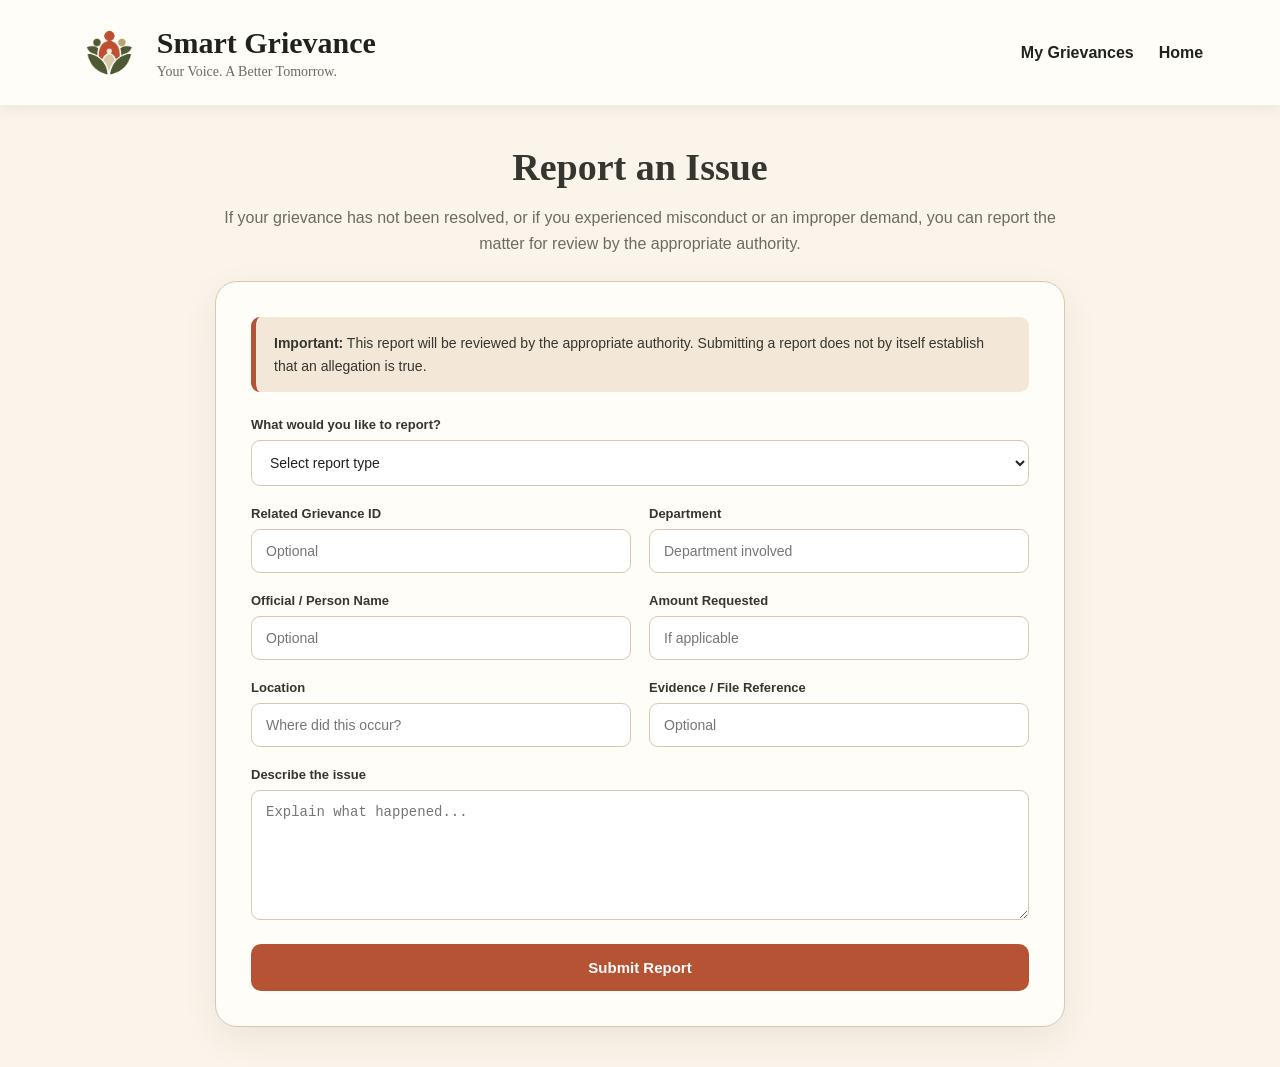
<file: src/main/resources/static/report-issue.html>
<!DOCTYPE html>
<html lang="en">

<head>
    <meta charset="UTF-8">
    <meta name="viewport" content="width=device-width, initial-scale=1.0">

    <title>Report an Issue | Smart Grievance</title>

    <style>
         :root {
            --terracotta: #B65335;
            --terracotta-dark: #913F2A;
            --terracotta-light: #E9C8B8;
            --olive: #59613D;
            --olive-dark: #3F472B;
            --olive-light: #DCE0C9;
            --beige: #F3E8D7;
            --beige-light: #FAF4EA;
            --cream: #FFFDF8;
            --dark: #20231D;
            --text: #34362F;
            --muted: #6E6A60;
            --border: #D9C8B1;
        }
        
        * {
            box-sizing: border-box;
        }
        
        body {
            margin: 0;
            font-family: Arial, sans-serif;
            background: var(--beige-light);
            color: var(--text);
        }
        /* HEADER */
        
        header {
            background: var(--cream);
            padding: 20px 6%;
            min-height: 100px;
            display: flex;
            justify-content: space-between;
            align-items: center;
            box-shadow: 0 3px 14px rgba(72, 55, 38, .08);
        }
        
        .brand {
            display: flex;
            align-items: center;
            gap: 15px;
            text-decoration: none;
        }
        
        .brand img {
            width: 65px;
            height: 65px;
            object-fit: contain;
        }
        
        .brand-title {
            font-family: Georgia, serif;
            font-size: 30px;
            font-weight: 700;
            color: var(--dark);
        }
        
        .brand-tagline {
            margin-top: 4px;
            font-family: Georgia, serif;
            font-size: 14px;
            color: var(--muted);
        }
        
        nav {
            display: flex;
            gap: 25px;
        }
        
        nav a {
            text-decoration: none;
            color: var(--dark);
            font-weight: 700;
        }
        
        nav a:hover {
            color: var(--terracotta);
        }
        /* MAIN */
        
        .container {
            width: 90%;
            max-width: 850px;
            margin: 40px auto;
        }
        /* HERO */
        
        .hero {
            text-align: center;
            margin-bottom: 25px;
        }
        
        .hero h1 {
            font-family: Georgia, serif;
            font-size: 38px;
            margin-bottom: 10px;
        }
        
        .hero p {
            color: var(--muted);
            line-height: 1.6;
        }
        /* CARD */
        
        .card {
            background: var(--cream);
            border: 1px solid var(--border);
            border-radius: 22px;
            padding: 35px;
            box-shadow: 0 12px 35px rgba(72, 55, 38, .08);
        }
        
        .info-box {
            background: var(--beige);
            border-left: 5px solid var(--terracotta);
            padding: 15px 18px;
            border-radius: 9px;
            margin-bottom: 25px;
            line-height: 1.6;
            font-size: 14px;
        }
        /* FORM */
        
        .form-group {
            margin-bottom: 20px;
        }
        
        label {
            display: block;
            margin-bottom: 8px;
            font-size: 13px;
            font-weight: 800;
        }
        
        input,
        select,
        textarea {
            width: 100%;
            padding: 13px 14px;
            border: 1px solid var(--border);
            border-radius: 9px;
            background: white;
            color: var(--dark);
            font-size: 14px;
            outline: none;
        }
        
        textarea {
            min-height: 130px;
            resize: vertical;
        }
        
        input:focus,
        select:focus,
        textarea:focus {
            border-color: var(--terracotta);
            box-shadow: 0 0 0 3px rgba(182, 83, 53, .10);
        }
        /* GRID */
        
        .grid {
            display: grid;
            grid-template-columns: 1fr 1fr;
            gap: 18px;
        }
        /* BRIBE BOX */
        
        .bribe-box {
            display: none;
            background: #FFF1ED;
            border: 1px solid #E8BDB2;
            padding: 18px;
            border-radius: 12px;
            margin-bottom: 20px;
        }
        
        .bribe-box strong {
            color: #8F3927;
        }
        
        .bribe-note {
            margin-top: 7px;
            color: var(--muted);
            font-size: 12px;
            line-height: 1.5;
        }
        /* BUTTON */
        
        button {
            width: 100%;
            padding: 15px;
            border: none;
            border-radius: 10px;
            background: var(--terracotta);
            color: white;
            font-size: 15px;
            font-weight: 800;
            cursor: pointer;
        }
        
        button:hover {
            background: var(--terracotta-dark);
        }
        /* MESSAGE */
        
        #message {
            display: none;
            padding: 14px;
            margin-top: 20px;
            border-radius: 9px;
            text-align: center;
            font-weight: 700;
        }
        /* RESPONSIVE */
        
        @media(max-width: 650px) {
            .grid {
                grid-template-columns: 1fr;
            }
            header {
                flex-direction: column;
                gap: 15px;
            }
            .card {
                padding: 22px;
            }
            .container {
                width: 94%;
            }
        }
    </style>
</head>

<body>

    <header>

        <a href="index.html" class="brand">

            <img src="logo-symbol.png" alt="Smart Grievance Logo">

            <div>

                <div class="brand-title">
                    Smart Grievance
                </div>

                <div class="brand-tagline">
                    Your Voice. A Better Tomorrow.
                </div>

            </div>

        </a>

        <nav>

            <a href="my-grievances.html">
            My Grievances
        </a>

            <a href="index.html">
            Home
        </a>

        </nav>

    </header>


    <main class="container">

        <section class="hero">

            <h1>
                Report an Issue
            </h1>

            <p>
                If your grievance has not been resolved, or if you experienced misconduct or an improper demand, you can report the matter for review by the appropriate authority.
            </p>

        </section>


        <section class="card">

            <div class="info-box">

                <strong>Important:</strong> This report will be reviewed by the appropriate authority. Submitting a report does not by itself establish that an allegation is true.

            </div>


            <form id="reportForm">

                <div class="form-group">

                    <label for="reportType">
                    What would you like to report?
                </label>

                    <select id="reportType" required>

                    <option value="">
                        Select report type
                    </option>

                    <option value="GRIEVANCE_NOT_RESOLVED">
                        My grievance was not resolved
                    </option>

                    <option value="EXCESSIVE_DELAY">
                        Unreasonable delay
                    </option>

                    <option value="MISCONDUCT">
                        Department / Official misconduct
                    </option>

                    <option value="BRIBERY">
                        Bribery / Improper demand
                    </option>

                    <option value="OTHER">
                        Other issue
                    </option>

                </select>

                </div>


                <div class="grid">

                    <div class="form-group">

                        <label for="grievanceId">
                        Related Grievance ID
                    </label>

                        <input type="number" id="grievanceId" placeholder="Optional">

                    </div>


                    <div class="form-group">

                        <label for="department">
                        Department
                    </label>

                        <input type="text" id="department" placeholder="Department involved">

                    </div>

                </div>


                <div class="bribe-box" id="bribeBox">

                    <strong>
                    Bribery / Improper Demand Report
                </strong>

                    <div class="bribe-note">

                        Please describe what was requested, by whom, and any relevant circumstances. Provide supporting evidence only if you have it.

                    </div>

                </div>


                <div class="grid">

                    <div class="form-group">

                        <label for="officialName">
                        Official / Person Name
                    </label>

                        <input type="text" id="officialName" placeholder="Optional">

                    </div>


                    <div class="form-group">

                        <label for="amount">
                        Amount Requested
                    </label>

                        <input type="text" id="amount" placeholder="If applicable">

                    </div>

                </div>


                <div class="grid">

                    <div class="form-group">

                        <label for="location">
                        Location
                    </label>

                        <input type="text" id="location" placeholder="Where did this occur?">

                    </div>


                    <div class="form-group">

                        <label for="evidence">
                        Evidence / File Reference
                    </label>

                        <input type="text" id="evidence" placeholder="Optional">

                    </div>

                </div>


                <div class="form-group">

                    <label for="description">
                    Describe the issue
                </label>

                    <textarea id="description" placeholder="Explain what happened..." required></textarea>

                </div>


                <button type="submit">
                Submit Report
            </button>

            </form>


            <div id="message"></div>

        </section>

    </main>


    <script>
        const reportType =
            document.getElementById("reportType");

        const bribeBox =
            document.getElementById("bribeBox");

        /* =====================================================
   AUTO-FILL GRIEVANCE ID FROM MY GRIEVANCES
   ===================================================== */

        const urlParams =
            new URLSearchParams(window.location.search);

        const grievanceIdFromUrl =
            urlParams.get("grievanceId");

        if (grievanceIdFromUrl) {

            document.getElementById("grievanceId").value =
                grievanceIdFromUrl;

        }


        /* SHOW BRIBERY INFORMATION */

        reportType.addEventListener("change", function() {

            if (this.value === "BRIBERY") {

                bribeBox.style.display = "block";

            } else {

                bribeBox.style.display = "none";

            }

        });


        /* SUBMIT REPORT */

        document.getElementById("reportForm")
            .addEventListener("submit", async function(event) {

                event.preventDefault();


                const userId =
                    sessionStorage.getItem("userId");


                if (!userId) {

                    showMessage(
                        "Please login before submitting a report.",
                        false
                    );

                    return;
                }


                const params =
                    new URLSearchParams();


                params.append(
                    "userId",
                    userId
                );


                const grievanceId =
                    document.getElementById(
                        "grievanceId"
                    ).value.trim();


                if (grievanceId) {

                    params.append(
                        "grievanceId",
                        grievanceId
                    );

                }


                params.append(
                    "reportType",
                    reportType.value
                );


                params.append(
                    "department",
                    document.getElementById(
                        "department"
                    ).value.trim()
                );


                params.append(
                    "officialName",
                    document.getElementById(
                        "officialName"
                    ).value.trim()
                );


                params.append(
                    "description",
                    document.getElementById(
                        "description"
                    ).value.trim()
                );


                params.append(
                    "location",
                    document.getElementById(
                        "location"
                    ).value.trim()
                );


                params.append(
                    "amount",
                    document.getElementById(
                        "amount"
                    ).value.trim()
                );


                params.append(
                    "evidence",
                    document.getElementById(
                        "evidence"
                    ).value.trim()
                );


                try {

                    const response =
                        await fetch(
                            "/reports", {
                                method: "POST",
                                headers: {
                                    "Content-Type": "application/x-www-form-urlencoded"
                                },
                                body: params
                            }
                        );


                    if (!response.ok) {

                        throw new Error(
                            "Unable to submit report"
                        );

                    }


                    const data =
                        await response.json();


                    showMessage(
                        `Report submitted successfully. Report ID: #R${data.id}`,
                        true
                    );


                    document.getElementById(
                        "reportForm"
                    ).reset();


                    bribeBox.style.display = "none";


                } catch (error) {

                    console.error(error);

                    showMessage(
                        "Unable to submit the report. Please try again.",
                        false
                    );

                }

            });


        function showMessage(text, success) {

            const message =
                document.getElementById("message");

            message.style.display = "block";

            message.textContent = text;

            message.style.background =
                success ? "#E8F1DF" : "#FBE8E3";

            message.style.color =
                success ? "#3F472B" : "#8F3927";

        }
    </script>

</body>

</html>
</file>
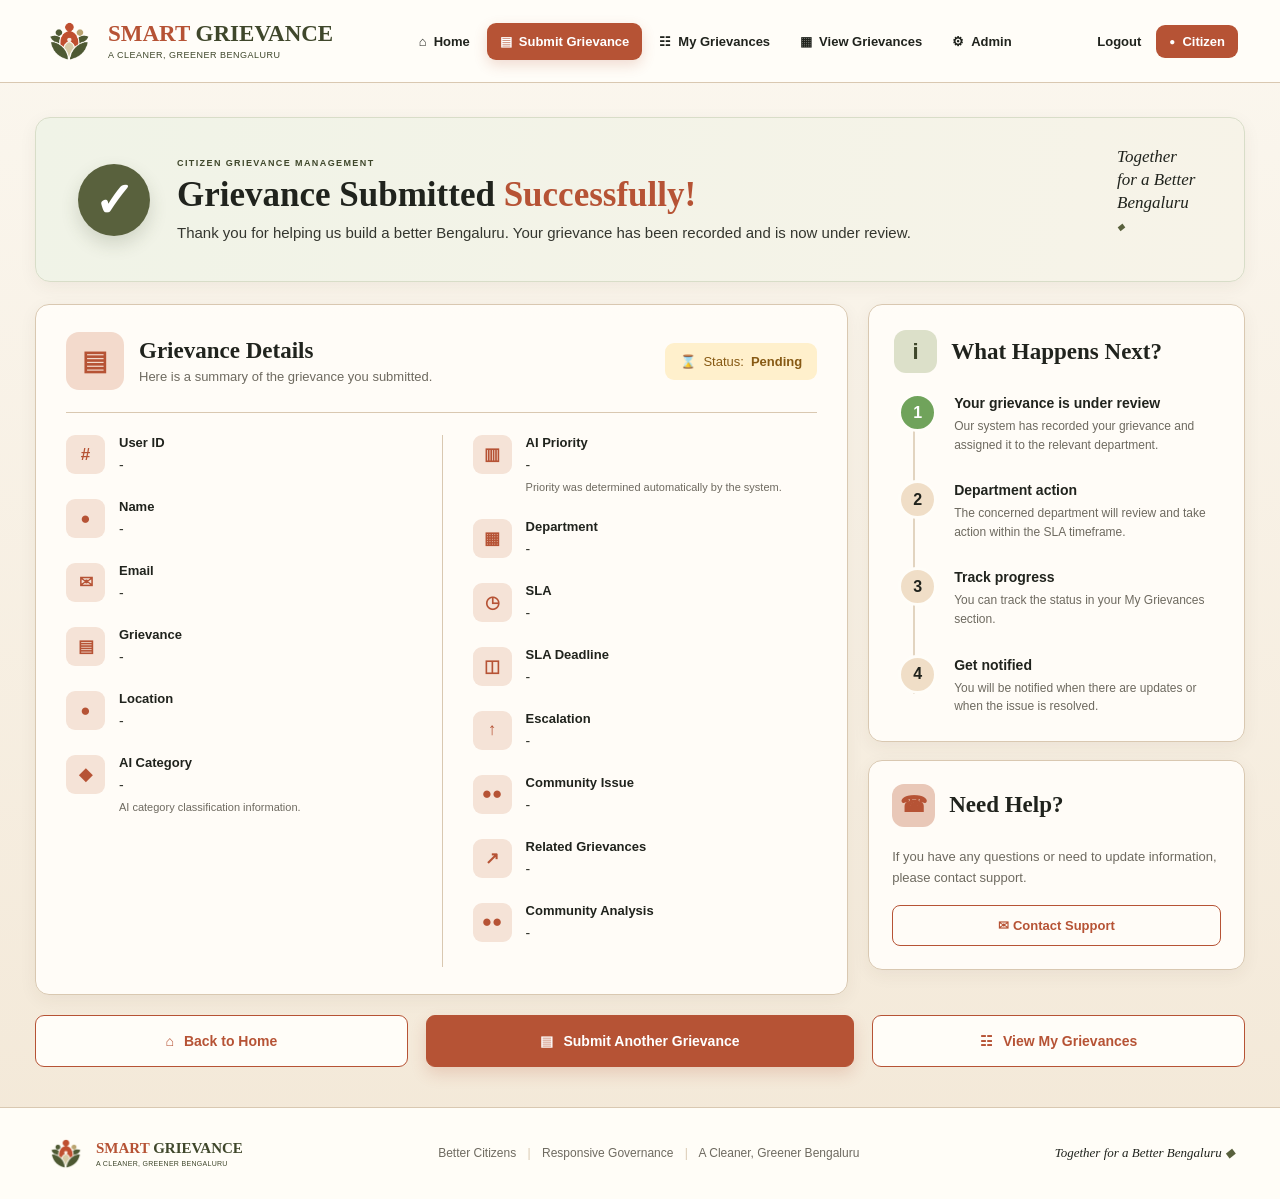
<file: src/main/resources/static/submission-success.html>
<!DOCTYPE html>
<html lang="en">

<head>
    <meta charset="UTF-8">
    <meta name="viewport" content="width=device-width, initial-scale=1.0">

    <title>Smart Grievance | Submitted Successfully</title>

    <link rel="stylesheet" href="submission-success.css">
</head>

<body>

<!-- ================= NAVBAR ================= -->

<header class="navbar">

    <div class="nav-container">

        <a href="index.html" class="brand">

            <img
                src="logo-symbol.png"
                alt="Smart Grievance Logo"
                class="logo-symbol">

            <div class="brand-text">
                <h1>SMART <span>GRIEVANCE</span></h1>
                <p>A CLEANER, GREENER BENGALURU</p>
            </div>

        </a>


        <nav class="nav-links">

            <a href="index.html">
                <span>⌂</span>
                Home
            </a>

            <a href="submit.html" class="active">
                <span>▤</span>
                Submit Grievance
            </a>

            <a href="my-grievances.html">
                <span>☷</span>
                My Grievances
            </a>

            <a href="view-grievances.html">
                <span>▦</span>
                View Grievances
            </a>

            <a href="admin.html">
                <span>⚙</span>
                Admin
            </a>

        </nav>


        <div class="nav-right">

            <a href="login.html" class="logout-link">
                Logout
            </a>

            <div class="user-pill">
                <span class="user-icon">●</span>
                <span id="navUserName">Citizen</span>
            </div>

        </div>

    </div>

</header>


<!-- ================= MAIN ================= -->

<main class="page">


    <!-- ================= SUCCESS BANNER ================= -->

    <section class="success-banner">

        <div class="success-content">

            <div class="success-icon">
                ✓
            </div>

            <div>

                <p class="eyebrow">
                    CITIZEN GRIEVANCE MANAGEMENT
                </p>

                <h2>
                    Grievance Submitted
                    <span>Successfully!</span>
                </h2>

                <p class="success-description">
                    Thank you for helping us build a better Bengaluru.
                    Your grievance has been recorded and is now under review.
                </p>

            </div>

        </div>


        <div class="banner-quote">
            Together<br>
            for a Better<br>
            Bengaluru
            <span>◆</span>
        </div>

    </section>


    <!-- ================= CONTENT GRID ================= -->

    <section class="content-grid">


        <!-- ================= LEFT CARD ================= -->

        <div class="details-card">

            <div class="card-header">

                <div class="card-title-icon">
                    ▤
                </div>

                <div>

                    <h2>Grievance Details</h2>

                    <p>
                        Here is a summary of the grievance you submitted.
                    </p>

                </div>

                <div class="status-badge" id="statusBadge">
                    <span>⌛</span>
                    Status: <strong id="status">Pending</strong>
                </div>

            </div>


            <div class="divider"></div>


            <div class="details-columns">


                <!-- LEFT COLUMN -->

                <div class="details-column">


                    <div class="detail-item">

                        <div class="detail-icon">
                            #
                        </div>

                        <div>
                            <label>User ID</label>
                            <p id="grievanceId">-</p>
                        </div>

                    </div>


                    <div class="detail-item">

                        <div class="detail-icon">
                            ●
                        </div>

                        <div>
                            <label>Name</label>
                            <p id="name">-</p>
                        </div>

                    </div>


                    <div class="detail-item">

                        <div class="detail-icon">
                            ✉
                        </div>

                        <div>
                            <label>Email</label>
                            <p id="email">-</p>
                        </div>

                    </div>


                    <div class="detail-item grievance-item">

                        <div class="detail-icon">
                            ▤
                        </div>

                        <div>
                            <label>Grievance</label>
                            <p id="grievance">-</p>
                        </div>

                    </div>


                    <div class="detail-item">

                        <div class="detail-icon">
                            ●
                        </div>

                        <div>
                            <label>Location</label>
                            <p id="location">-</p>
                        </div>

                    </div>


                    <div class="detail-item">

                        <div class="detail-icon">
                            ◆
                        </div>

                        <div>

                            <label>AI Category</label>

                            <p id="category">
                                -
                            </p>

                            <small id="categoryReason">
                                AI category classification information.
                            </small>

                        </div>

                    </div>

                </div>


                <!-- RIGHT COLUMN -->

                <div class="details-column right-column">


                    <div class="detail-item">

                        <div class="detail-icon">
                            ▥
                        </div>

                        <div>

                            <label>AI Priority</label>

                            <p id="priority">
                                -
                            </p>

                            <small id="priorityReason">
                                Priority was determined automatically by the system.
                            </small>

                        </div>

                    </div>


                    <div class="detail-item">

                        <div class="detail-icon">
                            ▦
                        </div>

                        <div>

                            <label>Department</label>

                            <p id="department">
                                -
                            </p>

                        </div>

                    </div>


                    <div class="detail-item">

                        <div class="detail-icon">
                            ◷
                        </div>

                        <div>

                            <label>SLA</label>

                            <p>
                                <span id="sla">-</span>
                            </p>

                        </div>

                    </div>


                    <div class="detail-item">

                        <div class="detail-icon">
                            ◫
                        </div>

                        <div>

                            <label>SLA Deadline</label>

                            <p id="deadline">
                                -
                            </p>

                        </div>

                    </div>


                    <div class="detail-item">

                        <div class="detail-icon">
                            ↑
                        </div>

                        <div>

                            <label>Escalation</label>

                            <p id="escalation">
                                -
                            </p>

                        </div>

                    </div>


                    <div class="detail-item">

                        <div class="detail-icon">
                            ●●
                        </div>

                        <div>

                            <label>Community Issue</label>

                            <p id="communityIssue">
                                -
                            </p>

                        </div>

                    </div>


                    <div class="detail-item">

                        <div class="detail-icon">
                            ↗
                        </div>

                        <div>

                            <label>Related Grievances</label>

                            <p id="relatedGrievances">
                                -
                            </p>

                        </div>

                    </div>


                    <div class="detail-item">

                        <div class="detail-icon">
                            ●●
                        </div>

                        <div>

                            <label>Community Analysis</label>

                            <p id="communityAnalysis">
                                -
                            </p>

                        </div>

                    </div>

                </div>

            </div>

        </div>


        <!-- ================= RIGHT SIDEBAR ================= -->

        <aside class="sidebar">


            <!-- WHAT HAPPENS NEXT -->

            <div class="next-card">

                <div class="side-card-header">

                    <div class="side-icon green">
                        i
                    </div>

                    <h2>
                        What Happens Next?
                    </h2>

                </div>


                <div class="timeline">


                    <div class="timeline-item active">

                        <div class="timeline-number">
                            1
                        </div>

                        <div>

                            <h3>
                                Your grievance is under review
                            </h3>

                            <p>
                                Our system has recorded your grievance
                                and assigned it to the relevant department.
                            </p>

                        </div>

                    </div>


                    <div class="timeline-item">

                        <div class="timeline-number">
                            2
                        </div>

                        <div>

                            <h3>
                                Department action
                            </h3>

                            <p>
                                The concerned department will review
                                and take action within the SLA timeframe.
                            </p>

                        </div>

                    </div>


                    <div class="timeline-item">

                        <div class="timeline-number">
                            3
                        </div>

                        <div>

                            <h3>
                                Track progress
                            </h3>

                            <p>
                                You can track the status in your
                                My Grievances section.
                            </p>

                        </div>

                    </div>


                    <div class="timeline-item">

                        <div class="timeline-number">
                            4
                        </div>

                        <div>

                            <h3>
                                Get notified
                            </h3>

                            <p>
                                You will be notified when there are
                                updates or when the issue is resolved.
                            </p>

                        </div>

                    </div>

                </div>

            </div>


            <!-- HELP CARD -->

            <div class="help-card">

                <div class="side-card-header">

                    <div class="side-icon terracotta">
                        ☎
                    </div>

                    <h2>
                        Need Help?
                    </h2>

                </div>

                <p>
                    If you have any questions or need to update
                    information, please contact support.
                </p>

                <a href="mailto:support@smartgrievance.com"
                   class="support-button">

                    ✉
                    Contact Support

                </a>

            </div>

        </aside>

    </section>


    <!-- ================= ACTION BUTTONS ================= -->

    <section class="actions">

        <a href="index.html" class="action-button outline">

            <span>⌂</span>

            Back to Home

        </a>


        <a href="submit.html" class="action-button primary">

            <span>▤</span>

            Submit Another Grievance

        </a>


        <a href="my-grievances.html" class="action-button outline">

            <span>☷</span>

            View My Grievances

        </a>

    </section>


</main>


<!-- ================= FOOTER ================= -->

<footer class="footer">

    <div class="footer-brand">

        <img
            src="logo-symbol.png"
            alt="Smart Grievance">

        <div>

            <strong>
                SMART <span>GRIEVANCE</span>
            </strong>

            <small>
                A CLEANER, GREENER BENGALURU
            </small>

        </div>

    </div>


    <div class="footer-message">

        Better Citizens
        <span>|</span>
        Responsive Governance
        <span>|</span>
        A Cleaner, Greener Bengaluru

    </div>


    <div class="footer-quote">

        Together for a Better Bengaluru
        <span>◆</span>

    </div>

</footer>


<!-- ================= SCRIPT ================= -->

<script>

    /*
     * =========================================================
     * SMART GRIEVANCE - SUBMISSION SUCCESS PAGE
     * =========================================================
     *
     * Reads the actual submission saved by submit.html
     * from sessionStorage and displays it on this page.
     */


    document.addEventListener("DOMContentLoaded", function () {

        /*
         * Get the saved submission.
         */
        const savedSubmission =
            sessionStorage.getItem("lastSubmission");


        /*
         * Stop if nothing was saved.
         */
        if (!savedSubmission) {

            console.error(
                "No submission data found in sessionStorage."
            );

            return;
        }


        /*
         * Convert JSON string back into an object.
         */
        let submission;

        try {

            submission =
                JSON.parse(savedSubmission);

        } catch (error) {

            console.error(
                "Unable to read submission data:",
                error
            );

            return;
        }


        /*
         * Show the complete object in the browser console.
         */
        console.log(
            "SUCCESS PAGE DATA:",
            submission
        );


        /*
         * Helper function.
         *
         * It searches the page for an element with
         * the supplied ID and puts the value inside it.
         */
        function setValue(id, value) {

            const element =
                document.getElementById(id);

            if (!element) {

                console.warn(
                    "Element not found:",
                    id
                );

                return;
            }

            element.textContent =
                value || "-";
        }


        /*
         * =====================================================
         * MAIN GRIEVANCE DETAILS
         * =====================================================
         *
         * These IDs must exist in the HTML.
         */


        setValue(
            "grievanceId",
            submission.userId
        );


        setValue(
            "userId",
            submission.userId
        );


        setValue(
            "name",
            submission.name
        );


        setValue(
            "email",
            submission.email
        );


        setValue(
            "grievance",
            submission.grievance
        );


        setValue(
            "location",
            submission.location
        );


        setValue(
            "category",
            submission.category
        );


        setValue(
            "categoryReason",
            submission.categoryReason
        );


        setValue(
            "priority",
            submission.priority
        );


        setValue(
            "priorityReason",
            submission.priorityReason
        );


        setValue(
            "department",
            submission.department
        );


        setValue(
            "sla",
            submission.sla
        );


        setValue(
            "deadline",
            submission.deadline
        );


        setValue(
            "escalation",
            submission.escalation
        );


        setValue(
            "status",
            submission.status
        );


        setValue(
            "communityIssue",
            submission.communityIssue
        );


        setValue(
            "relatedGrievances",
            submission.relatedGrievances
        );


        setValue(
            "communityAnalysis",
            submission.communityAnalysis
        );


        /*
         * =====================================================
         * STATUS BADGE
         * =====================================================
         */

        const statusElement =
            document.getElementById("status");

        const statusBadge =
            document.getElementById("statusBadge");


        if (statusBadge) {

            const status =
                submission.status || "Pending";

            statusBadge.textContent =
                "Status: " + status;
        }


        /*
         * =====================================================
         * NAVBAR USER NAME
         * =====================================================
         */

        const navUserName =
            document.getElementById("navUserName");


        if (navUserName) {

            navUserName.textContent =
                submission.name ||
                sessionStorage.getItem("userName") ||
                "Citizen";
        }


        /*
         * =====================================================
         * SUCCESS MESSAGE
         * =====================================================
         */

        console.log(
            "Submission displayed successfully."
        );

    });

</script>

</body>

</html>
</file>
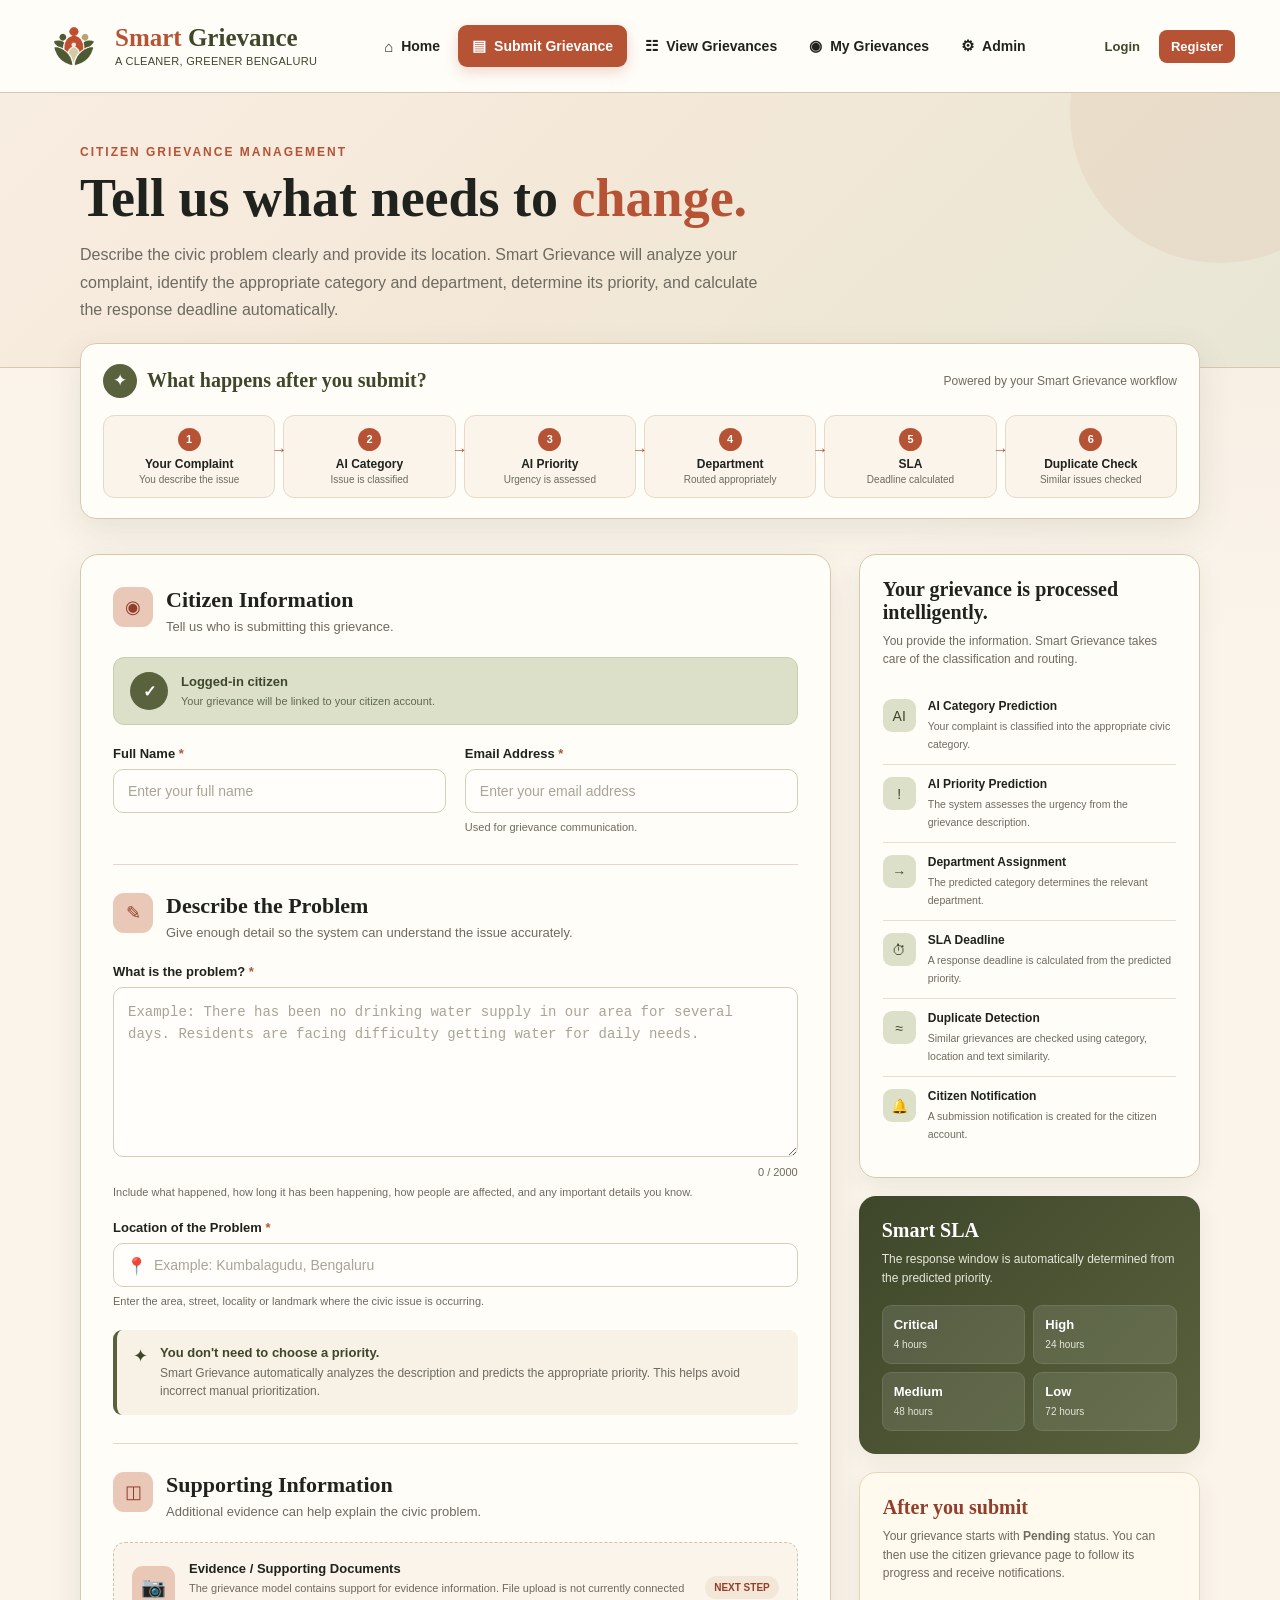
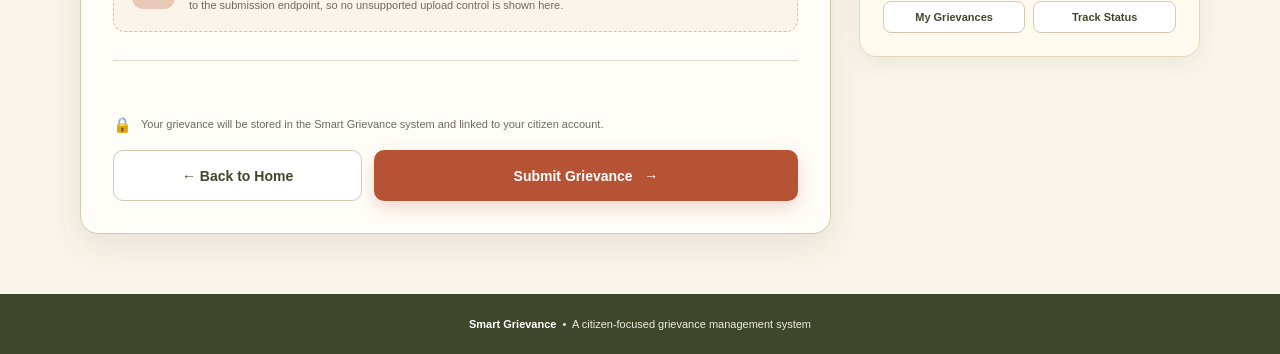
<file: src/main/resources/static/submit.html>
<!DOCTYPE html>
<html lang="en">

<head>

    <meta charset="UTF-8">
    <meta name="viewport" content="width=device-width, initial-scale=1.0">

    <title>Submit Grievance | Smart Grievance</title>

    <style>

        /* =========================================================
           SMART GRIEVANCE - SUBMIT PAGE
           Theme: Terracotta + Olive + Beige
           ========================================================= */

        :root {
            --terracotta: #B65335;
            --terracotta-dark: #913F2A;
            --terracotta-light: #E9C8B8;

            --olive: #59613D;
            --olive-dark: #3F472B;
            --olive-light: #DCE0C9;

            --beige: #F3E8D7;
            --beige-light: #FAF4EA;
            --cream: #FFFDF8;

            --dark: #20231D;
            --text: #34362F;
            --muted: #6E6A60;
            --border: #D9C8B1;

            --green: #4D6B45;
            --green-light: #E5F0E2;

            --yellow: #9A741C;
            --yellow-light: #FFF4D6;

            --shadow: 0 12px 35px rgba(63, 71, 43, 0.10);
        }


        /* =========================================================
           RESET
           ========================================================= */

        * {
            margin: 0;
            padding: 0;
            box-sizing: border-box;
        }

        body {
            min-height: 100vh;
            background:
                radial-gradient(
                    circle at top right,
                    rgba(233, 200, 184, 0.25),
                    transparent 28%
                ),
                var(--beige-light);

            color: var(--text);

            font-family:
                Arial,
                Helvetica,
                sans-serif;
        }


        /* =========================================================
           NAVBAR
           ========================================================= */

        .navbar {
            width: 100%;
            background: rgba(255, 253, 248, 0.98);
            border-bottom: 1px solid var(--border);
            position: relative;
            z-index: 100;
        }

        .nav-container {
            width: 100%;
            max-width: 1500px;
            min-height: 92px;
            margin: 0 auto;
            padding: 10px 45px;

            display: flex;
            align-items: center;
            justify-content: center;

            gap: 22px;
        }

        .brand {
            display: flex;
            align-items: center;
            gap: 12px;

            flex: 0 0 auto;
            min-width: 270px;

            text-decoration: none;
        }

        .logo-symbol {
            width: 58px;
            height: 58px;
            object-fit: contain;
            display: block;
        }

        .brand-text {
            display: flex;
            flex-direction: column;
        }

        .brand-text h1 {
            font-family:
                Georgia,
                "Times New Roman",
                serif;

            font-size: 25px;
            line-height: 1;
            font-weight: 700;

            color: var(--terracotta);
        }

        .brand-text h1 span {
            color: var(--olive-dark);
        }

        .brand-text p {
            margin-top: 5px;

            font-size: 11px;
            color: var(--olive-dark);

            letter-spacing: .3px;
            white-space: nowrap;
        }

        .nav-links {
            display: flex;
            align-items: center;
            justify-content: center;

            gap: 4px;

            flex: 1;
            margin: 0 auto;
        }

        .nav-links a {
            display: flex;
            align-items: center;
            gap: 8px;

            padding: 12px 14px;

            border-radius: 9px;

            text-decoration: none;

            color: var(--dark);

            font-size: 14px;
            font-weight: 600;

            white-space: nowrap;

            transition:
                background .2s ease,
                color .2s ease,
                transform .2s ease;
        }

        .nav-links a:hover {
            background: var(--beige);
            color: var(--terracotta-dark);
        }

        .nav-links a.active {
            background: var(--terracotta);
            color: white;

            box-shadow:
                0 5px 14px rgba(182, 83, 53, .22);
        }

        .nav-icon {
            font-size: 15px;
        }

        .auth-links {
            display: flex;
            align-items: center;
            gap: 7px;

            flex: 0 0 auto;
        }

        .auth-links a {
            text-decoration: none;
            font-size: 13px;
            font-weight: 700;

            padding: 9px 12px;
            border-radius: 8px;
        }

        .login-link {
            color: var(--olive-dark);
        }

        .login-link:hover {
            background: var(--beige);
        }

        .register-link {
            color: white;
            background: var(--terracotta);
        }

        .register-link:hover {
            background: var(--terracotta-dark);
        }


        /* =========================================================
           PAGE INTRO
           ========================================================= */

        .page-intro {
            position: relative;
            overflow: hidden;

            padding: 52px 25px 44px;

            background:
                linear-gradient(
                    135deg,
                    #F8EDE1 0%,
                    #F3E8D7 48%,
                    #E8E6D5 100%
                );

            border-bottom: 1px solid var(--border);
        }

        .page-intro::before {
            content: "";
            position: absolute;

            width: 300px;
            height: 300px;

            border-radius: 50%;

            background: rgba(182, 83, 53, .07);

            right: -90px;
            top: -130px;
        }

        .intro-inner {
            width: 92%;
            max-width: 1120px;

            margin: auto;

            position: relative;
            z-index: 2;
        }

        .eyebrow {
            color: var(--terracotta);

            font-size: 12px;
            font-weight: 800;

            letter-spacing: 2px;

            margin-bottom: 10px;
        }

        .page-intro h2 {
            font-family:
                Georgia,
                "Times New Roman",
                serif;

            color: var(--dark);

            font-size: clamp(34px, 5vw, 54px);

            line-height: 1.08;

            margin-bottom: 14px;
        }

        .page-intro h2 span {
            color: var(--terracotta);
        }

        .intro-text {
            max-width: 700px;

            color: var(--muted);

            font-size: 16px;
            line-height: 1.7;
        }


        /* =========================================================
           SMART PROCESS STRIP
           ========================================================= */

        .smart-strip {
            width: 92%;
            max-width: 1120px;

            margin: -25px auto 35px;

            position: relative;
            z-index: 5;

            background: var(--cream);

            border: 1px solid var(--border);

            border-radius: 16px;

            box-shadow: var(--shadow);

            padding: 20px 22px;
        }

        .smart-strip-title {
            display: flex;
            align-items: center;
            gap: 10px;

            margin-bottom: 17px;
        }

        .smart-badge {
            display: inline-flex;
            align-items: center;
            justify-content: center;

            width: 34px;
            height: 34px;

            border-radius: 50%;

            background: var(--olive);
            color: white;

            font-size: 17px;
        }

        .smart-strip-title h3 {
            color: var(--olive-dark);

            font-family:
                Georgia,
                "Times New Roman",
                serif;

            font-size: 20px;
        }

        .smart-strip-title p {
            margin-left: auto;

            color: var(--muted);

            font-size: 12px;
        }

        .smart-flow {
            display: grid;

            grid-template-columns:
                repeat(6, 1fr);

            gap: 8px;
        }

        .smart-step {
            min-height: 72px;

            padding: 12px 10px;

            background: var(--beige-light);

            border: 1px solid #E6D9C7;

            border-radius: 11px;

            text-align: center;

            position: relative;
        }

        .smart-step:not(:last-child)::after {
            content: "→";

            position: absolute;

            right: -13px;
            top: 25px;

            color: var(--terracotta);

            font-weight: bold;

            z-index: 2;
        }

        .step-number {
            display: inline-flex;

            width: 23px;
            height: 23px;

            align-items: center;
            justify-content: center;

            border-radius: 50%;

            background: var(--terracotta);
            color: white;

            font-size: 11px;
            font-weight: 800;

            margin-bottom: 6px;
        }

        .smart-step strong {
            display: block;

            color: var(--dark);

            font-size: 12px;
        }

        .smart-step small {
            display: block;

            color: var(--muted);

            font-size: 10px;

            margin-top: 3px;
        }


        /* =========================================================
           MAIN LAYOUT
           ========================================================= */

        .main-layout {
            width: 92%;
            max-width: 1120px;

            margin: 0 auto 60px;

            display: grid;

            grid-template-columns:
                minmax(0, 1.65fr)
                minmax(280px, .75fr);

            gap: 28px;

            align-items: start;
        }


        /* =========================================================
           FORM CARD
           ========================================================= */

        .form-card {
            background: var(--cream);

            border: 1px solid var(--border);

            border-radius: 18px;

            box-shadow: var(--shadow);

            padding: 32px;
        }

        .section {
            padding-bottom: 28px;

            margin-bottom: 28px;

            border-bottom: 1px solid #E5D8C7;
        }

        .section:last-of-type {
            border-bottom: none;
            margin-bottom: 0;
            padding-bottom: 0;
        }

        .section-heading {
            display: flex;
            align-items: flex-start;
            gap: 13px;

            margin-bottom: 21px;
        }

        .section-icon {
            width: 40px;
            height: 40px;

            flex: 0 0 40px;

            display: flex;
            align-items: center;
            justify-content: center;

            border-radius: 11px;

            background: var(--terracotta-light);

            color: var(--terracotta-dark);

            font-size: 18px;
        }

        .section-heading h3 {
            font-family:
                Georgia,
                "Times New Roman",
                serif;

            color: var(--dark);

            font-size: 22px;

            margin-bottom: 4px;
        }

        .section-heading p {
            color: var(--muted);

            font-size: 13px;

            line-height: 1.5;
        }


        /* =========================================================
           FORM FIELDS
           ========================================================= */

        .form-grid {
            display: grid;

            grid-template-columns:
                repeat(2, minmax(0, 1fr));

            gap: 19px;
        }

        .form-group {
            margin-bottom: 19px;
        }

        .form-grid .form-group {
            margin-bottom: 0;
        }

        .full {
            grid-column: 1 / -1;
        }

        label {
            display: block;

            color: var(--dark);

            font-size: 13px;
            font-weight: 700;

            margin-bottom: 8px;
        }

        .required {
            color: var(--terracotta);
        }

        input,
        textarea {
            width: 100%;

            border: 1px solid #D8CCBC;

            background: #FFFEFB;

            color: var(--dark);

            border-radius: 10px;

            padding: 13px 14px;

            font-size: 14px;

            outline: none;

            transition:
                border .2s ease,
                box-shadow .2s ease,
                background .2s ease;
        }

        input:focus,
        textarea:focus {
            border-color: var(--terracotta);

            background: white;

            box-shadow:
                0 0 0 3px rgba(182, 83, 53, .10);
        }

        input::placeholder,
        textarea::placeholder {
            color: #AAA397;
        }

        textarea {
            min-height: 170px;

            resize: vertical;

            line-height: 1.6;
        }

        .hint {
            margin-top: 7px;

            color: var(--muted);

            font-size: 11px;

            line-height: 1.45;
        }

        .character-count {
            display: flex;
            justify-content: flex-end;

            color: var(--muted);

            font-size: 11px;

            margin-top: 5px;
        }


        /* =========================================================
           LOCATION FIELD
           ========================================================= */

        .location-wrapper {
            position: relative;
        }

        .location-prefix {
            position: absolute;

            left: 13px;
            top: 13px;

            color: var(--terracotta);

            font-size: 17px;

            pointer-events: none;
        }

        .location-wrapper input {
            padding-left: 40px;
        }


        /* =========================================================
           CITIZEN INFO
           ========================================================= */

        .logged-in-box {
            display: flex;
            align-items: center;
            gap: 13px;

            padding: 14px 16px;

            background: var(--olive-light);

            border: 1px solid #C7CFAD;

            border-radius: 11px;

            margin-bottom: 21px;
        }

        .user-circle {
            width: 38px;
            height: 38px;

            display: flex;
            align-items: center;
            justify-content: center;

            border-radius: 50%;

            background: var(--olive);
            color: white;

            font-weight: bold;
        }

        .logged-in-box strong {
            display: block;

            color: var(--olive-dark);

            font-size: 13px;

            margin-bottom: 2px;
        }

        .logged-in-box span {
            color: #626951;

            font-size: 11px;
        }


        /* =========================================================
           SMART NOTE
           ========================================================= */

        .smart-note {
            display: flex;

            gap: 12px;

            padding: 15px 16px;

            background: #F7F1E6;

            border-left: 4px solid var(--olive);

            border-radius: 9px;

            margin-top: 20px;
        }

        .smart-note-icon {
            color: var(--olive-dark);

            font-size: 18px;

            flex: 0 0 auto;
        }

        .smart-note strong {
            display: block;

            color: var(--olive-dark);

            font-size: 13px;

            margin-bottom: 4px;
        }

        .smart-note p {
            color: var(--muted);

            font-size: 12px;

            line-height: 1.5;
        }


        /* =========================================================
           EVIDENCE AREA
           ========================================================= */

        .evidence-card {
            padding: 18px;

            border: 1px dashed #CFC2AF;

            background: var(--beige-light);

            border-radius: 12px;

            display: flex;

            align-items: center;

            gap: 14px;
        }

        .evidence-symbol {
            width: 43px;
            height: 43px;

            flex: 0 0 43px;

            display: flex;
            align-items: center;
            justify-content: center;

            border-radius: 11px;

            background: var(--terracotta-light);

            font-size: 20px;
        }

        .evidence-card strong {
            display: block;

            color: var(--dark);

            font-size: 13px;

            margin-bottom: 4px;
        }

        .evidence-card p {
            color: var(--muted);

            font-size: 11px;

            line-height: 1.5;
        }

        .coming-soon {
            margin-left: auto;

            flex: 0 0 auto;

            padding: 6px 9px;

            background: var(--beige);

            color: var(--terracotta-dark);

            border-radius: 20px;

            font-size: 10px;
            font-weight: 800;

            text-transform: uppercase;
        }


        /* =========================================================
           SUBMIT ACTION
           ========================================================= */

        .submit-area {
            padding-top: 25px;
        }

        .submit-info {
            display: flex;

            align-items: center;

            gap: 9px;

            margin-bottom: 15px;

            color: var(--muted);

            font-size: 11px;

            line-height: 1.4;
        }

        .submit-info span:first-child {
            color: var(--olive);
            font-size: 15px;
        }

        .button-row {
            display: grid;

            grid-template-columns:
                1fr 1.7fr;

            gap: 12px;
        }

        .back-btn,
        .submit-btn {
            min-height: 51px;

            border-radius: 10px;

            font-size: 14px;
            font-weight: 800;

            text-decoration: none;

            cursor: pointer;

            display: flex;
            align-items: center;
            justify-content: center;

            transition:
                transform .2s ease,
                box-shadow .2s ease,
                background .2s ease;
        }

        .back-btn {
            border: 1px solid var(--border);

            color: var(--olive-dark);

            background: white;
        }

        .back-btn:hover {
            background: var(--beige);
            transform: translateY(-1px);
        }

        .submit-btn {
            border: none;

            color: white;

            background: var(--terracotta);

            box-shadow:
                0 7px 18px rgba(182, 83, 53, .22);
        }

        .submit-btn:hover {
            background: var(--terracotta-dark);

            transform: translateY(-2px);

            box-shadow:
                0 10px 22px rgba(145, 63, 42, .25);
        }

        .submit-btn:disabled {
            opacity: .7;
            cursor: not-allowed;
            transform: none;
        }


        /* =========================================================
           RIGHT SIDE - WHAT HAPPENS NEXT
           ========================================================= */

        .side-column {
            display: flex;
            flex-direction: column;
            gap: 18px;

            position: sticky;
            top: 20px;
        }

        .side-card {
            background: var(--cream);

            border: 1px solid var(--border);

            border-radius: 17px;

            padding: 23px;

            box-shadow:
                0 8px 25px rgba(63, 71, 43, .07);
        }

        .side-card h3 {
            font-family:
                Georgia,
                "Times New Roman",
                serif;

            color: var(--dark);

            font-size: 20px;

            margin-bottom: 8px;
        }

        .side-card > p {
            color: var(--muted);

            font-size: 12px;

            line-height: 1.55;

            margin-bottom: 18px;
        }

        .feature-item {
            display: flex;

            gap: 12px;

            padding: 12px 0;

            border-bottom: 1px solid #E9DECE;
        }

        .feature-item:last-child {
            border-bottom: none;
        }

        .feature-icon {
            width: 33px;
            height: 33px;

            flex: 0 0 33px;

            display: flex;
            align-items: center;
            justify-content: center;

            border-radius: 9px;

            background: var(--olive-light);

            color: var(--olive-dark);

            font-size: 14px;
        }

        .feature-item strong {
            display: block;

            color: var(--dark);

            font-size: 12px;

            margin-bottom: 3px;
        }

        .feature-item span {
            color: var(--muted);

            font-size: 10.5px;

            line-height: 1.4;
        }


        /* =========================================================
           SLA CARD
           ========================================================= */

        .sla-card {
            background:
                linear-gradient(
                    135deg,
                    var(--olive-dark),
                    var(--olive)
                );

            border: none;

            color: white;
        }

        .sla-card h3 {
            color: white;
        }

        .sla-card > p {
            color: #E5E8DA;
        }

        .sla-list {
            display: grid;

            grid-template-columns:
                repeat(2, 1fr);

            gap: 8px;
        }

        .sla-item {
            padding: 11px;

            border-radius: 9px;

            background: rgba(255,255,255,.10);

            border: 1px solid rgba(255,255,255,.10);
        }

        .sla-item strong {
            display: block;

            font-size: 13px;

            margin-bottom: 2px;
        }

        .sla-item span {
            color: #E4E8D9;

            font-size: 10px;
        }


        /* =========================================================
           AFTER SUBMISSION NOTE
           ========================================================= */

        .tracking-card {
            background: #FFF9EE;

            border: 1px solid #E6D7B8;
        }

        .tracking-card h3 {
            color: var(--terracotta-dark);
        }

        .tracking-card p {
            color: var(--muted);

            font-size: 12px;

            line-height: 1.55;
        }

        .tracking-links {
            display: flex;
            gap: 8px;

            margin-top: 14px;
        }

        .tracking-links a {
            flex: 1;

            text-align: center;

            padding: 9px 8px;

            border-radius: 8px;

            background: white;

            border: 1px solid var(--border);

            color: var(--olive-dark);

            text-decoration: none;

            font-size: 11px;
            font-weight: 700;
        }

        .tracking-links a:hover {
            background: var(--beige);
        }


        /* =========================================================
           ERROR / LOGIN MESSAGE
           ========================================================= */

        .message {
            display: none;

            width: 92%;
            max-width: 1120px;

            margin: 0 auto 25px;

            padding: 14px 17px;

            border-radius: 10px;

            font-size: 13px;
            font-weight: 600;
        }

        .message.error {
            display: block;

            background: #FBE8E5;

            border: 1px solid #E7BDB5;

            color: #8B3328;
        }


        /* =========================================================
           FOOTER
           ========================================================= */

        footer {
            background: var(--olive-dark);

            color: #EDEEDF;

            text-align: center;

            padding: 24px 20px;

            font-size: 11px;
        }

        footer strong {
            color: white;
        }


        /* =========================================================
           RESPONSIVE
           ========================================================= */

        @media (max-width: 1100px) {

            .nav-container {
                padding: 10px 22px;
            }

            .brand {
                min-width: 235px;
            }

            .brand-text h1 {
                font-size: 22px;
            }

            .nav-links a {
                padding: 10px 9px;
                font-size: 12px;
            }

            .auth-links {
                display: none;
            }

            .main-layout {
                grid-template-columns: 1fr;
            }

            .side-column {
                position: static;

                display: grid;

                grid-template-columns:
                    repeat(2, 1fr);
            }
        }


        @media (max-width: 850px) {

            .smart-flow {
                grid-template-columns:
                    repeat(3, 1fr);
            }

            .smart-step:nth-child(3)::after,
            .smart-step:nth-child(6)::after {
                display: none;
            }

            .form-grid {
                grid-template-columns: 1fr;
            }

            .full {
                grid-column: auto;
            }

            .side-column {
                grid-template-columns: 1fr;
            }
        }


        @media (max-width: 700px) {

            .nav-container {
                flex-direction: column;

                padding: 14px 15px;
            }

            .brand {
                min-width: auto;
            }

            .nav-links {
                width: 100%;

                overflow-x: auto;

                justify-content: flex-start;
            }

            .nav-links a {
                flex: 0 0 auto;
            }

            .page-intro {
                padding: 40px 18px;
            }

            .smart-strip {
                width: calc(100% - 28px);

                padding: 17px;
            }

            .smart-flow {
                grid-template-columns:
                    repeat(2, 1fr);
            }

            .smart-step::after {
                display: none !important;
            }

            .main-layout {
                width: calc(100% - 28px);
            }

            .form-card {
                padding: 22px 18px;
            }

            .button-row {
                grid-template-columns: 1fr;
            }

            .evidence-card {
                align-items: flex-start;
            }

            .coming-soon {
                margin-left: 0;
            }

            .smart-strip-title {
                align-items: flex-start;
            }

            .smart-strip-title p {
                display: none;
            }
        }

    </style>

</head>


<body>


    <!-- =========================================================
         NAVIGATION
         ========================================================= -->

    <header class="navbar">

        <div class="nav-container">

            <a href="index.html" class="brand">

                <img
                    src="logo-symbol.png"
                    alt="Smart Grievance Logo"
                    class="logo-symbol"
                >

                <div class="brand-text">

                    <h1>
                        Smart <span>Grievance</span>
                    </h1>

                    <p>
                        A CLEANER, GREENER BENGALURU
                    </p>

                </div>

            </a>


            <nav class="nav-links">

                <a href="index.html">
                    <span class="nav-icon">⌂</span>
                    Home
                </a>

                <a href="submit.html" class="active">
                    <span class="nav-icon">▤</span>
                    Submit Grievance
                </a>

                <a href="view-grievances.html">
                    <span class="nav-icon">☷</span>
                    View Grievances
                </a>

                <a href="my-grievances.html">
                    <span class="nav-icon">◉</span>
                    My Grievances
                </a>

                <a href="admin.html">
                    <span class="nav-icon">⚙</span>
                    Admin
                </a>

            </nav>


            <div class="auth-links">

                <a
                    href="login.html"
                    class="login-link"
                >
                    Login
                </a>

                <a
                    href="register.html"
                    class="register-link"
                >
                    Register
                </a>

            </div>

        </div>

    </header>



    <!-- =========================================================
         PAGE INTRO
         ========================================================= -->

    <section class="page-intro">

        <div class="intro-inner">

            <div class="eyebrow">
                CITIZEN GRIEVANCE MANAGEMENT
            </div>

            <h2>
                Tell us what needs to
                <span>change.</span>
            </h2>

            <p class="intro-text">

                Describe the civic problem clearly and provide its
                location. Smart Grievance will analyze your complaint,
                identify the appropriate category and department,
                determine its priority, and calculate the response
                deadline automatically.

            </p>

        </div>

    </section>



    <!-- =========================================================
         SMART PROCESS
         ========================================================= -->

    <section class="smart-strip">

        <div class="smart-strip-title">

            <div class="smart-badge">
                ✦
            </div>

            <div>

                <h3>
                    What happens after you submit?
                </h3>

            </div>

            <p>
                Powered by your Smart Grievance workflow
            </p>

        </div>


        <div class="smart-flow">

            <div class="smart-step">

                <span class="step-number">1</span>

                <strong>Your Complaint</strong>

                <small>
                    You describe the issue
                </small>

            </div>


            <div class="smart-step">

                <span class="step-number">2</span>

                <strong>AI Category</strong>

                <small>
                    Issue is classified
                </small>

            </div>


            <div class="smart-step">

                <span class="step-number">3</span>

                <strong>AI Priority</strong>

                <small>
                    Urgency is assessed
                </small>

            </div>


            <div class="smart-step">

                <span class="step-number">4</span>

                <strong>Department</strong>

                <small>
                    Routed appropriately
                </small>

            </div>


            <div class="smart-step">

                <span class="step-number">5</span>

                <strong>SLA</strong>

                <small>
                    Deadline calculated
                </small>

            </div>


            <div class="smart-step">

                <span class="step-number">6</span>

                <strong>Duplicate Check</strong>

                <small>
                    Similar issues checked
                </small>

            </div>

        </div>

    </section>



    <!-- =========================================================
         LOGIN ERROR MESSAGE
         ========================================================= -->

    <div
        id="loginMessage"
        class="message"
    ></div>



    <!-- =========================================================
         MAIN CONTENT
         ========================================================= -->

    <main class="main-layout">


        <!-- =====================================================
             FORM
             ===================================================== -->

        <section class="form-card">


            <form
                id="grievanceForm"
                action="/submit"
                method="post"
            >


                <!-- =============================================
                     CITIZEN INFORMATION
                     ============================================= -->

                <div class="section">

                    <div class="section-heading">

                        <div class="section-icon">
                            ◉
                        </div>

                        <div>

                            <h3>
                                Citizen Information
                            </h3>

                            <p>
                                Tell us who is submitting this grievance.
                            </p>

                        </div>

                    </div>


                    <div
                        id="loggedInBox"
                        class="logged-in-box"
                    >

                        <div class="user-circle">
                            ✓
                        </div>

                        <div>

                            <strong id="loggedInName">
                                Logged-in citizen
                            </strong>

                            <span>
                                Your grievance will be linked to your
                                citizen account.
                            </span>

                        </div>

                    </div>


                    <!-- Hidden user ID required by backend -->

                    <input
                        type="hidden"
                        id="userId"
                        name="userId"
                    >


                    <div class="form-grid">


                        <div class="form-group">

                            <label for="name">
                                Full Name
                                <span class="required">*</span>
                            </label>

                            <input
                                type="text"
                                id="name"
                                name="name"
                                placeholder="Enter your full name"
                                required
                            >

                        </div>


                        <div class="form-group">

                            <label for="email">
                                Email Address
                                <span class="required">*</span>
                            </label>

                            <input
                                type="email"
                                id="email"
                                name="email"
                                placeholder="Enter your email address"
                                required
                            >

                            <div class="hint">
                                Used for grievance communication.
                            </div>

                        </div>

                    </div>

                </div>



                <!-- =============================================
                     GRIEVANCE DETAILS
                     ============================================= -->

                <div class="section">

                    <div class="section-heading">

                        <div class="section-icon">
                            ✎
                        </div>

                        <div>

                            <h3>
                                Describe the Problem
                            </h3>

                            <p>
                                Give enough detail so the system can
                                understand the issue accurately.
                            </p>

                        </div>

                    </div>


                    <div class="form-group">

                        <label for="grievance">
                            What is the problem?
                            <span class="required">*</span>
                        </label>

                        <textarea
                            id="grievance"
                            name="grievance"
                            maxlength="2000"
                            placeholder="Example: There has been no drinking water supply in our area for several days. Residents are facing difficulty getting water for daily needs."
                            required
                        ></textarea>


                        <div class="character-count">

                            <span id="characterCount">
                                0 / 2000
                            </span>

                        </div>


                        <div class="hint">

                            Include what happened, how long it has
                            been happening, how people are affected,
                            and any important details you know.

                        </div>

                    </div>


                    <div class="form-group">

                        <label for="location">
                            Location of the Problem
                            <span class="required">*</span>
                        </label>


                        <div class="location-wrapper">

                            <span class="location-prefix">
                                📍
                            </span>

                            <input
                                type="text"
                                id="location"
                                name="location"
                                placeholder="Example: Kumbalagudu, Bengaluru"
                                required
                            >

                        </div>


                        <div class="hint">

                            Enter the area, street, locality or landmark
                            where the civic issue is occurring.

                        </div>

                    </div>


                    <!-- IMPORTANT:
                         Priority is intentionally NOT a citizen
                         input. The backend predicts it from the
                         grievance description.
                    -->

                    <div class="smart-note">

                        <div class="smart-note-icon">
                            ✦
                        </div>

                        <div>

                            <strong>
                                You don't need to choose a priority.
                            </strong>

                            <p>

                                Smart Grievance automatically analyzes
                                the description and predicts the
                                appropriate priority. This helps avoid
                                incorrect manual prioritization.

                            </p>

                        </div>

                    </div>

                </div>



                <!-- =============================================
                     SUPPORTING INFORMATION
                     ============================================= -->

                <div class="section">

                    <div class="section-heading">

                        <div class="section-icon">
                            ◫
                        </div>

                        <div>

                            <h3>
                                Supporting Information
                            </h3>

                            <p>
                                Additional evidence can help explain
                                the civic problem.
                            </p>

                        </div>

                    </div>


                    <div class="evidence-card">

                        <div class="evidence-symbol">
                            📷
                        </div>

                        <div>

                            <strong>
                                Evidence / Supporting Documents
                            </strong>

                            <p>

                                The grievance model contains support
                                for evidence information. File upload
                                is not currently connected to the
                                submission endpoint, so no unsupported
                                upload control is shown here.

                            </p>

                        </div>

                        <div class="coming-soon">
                            Next step
                        </div>

                    </div>

                </div>



                <!-- =============================================
                     SUBMIT
                     ============================================= -->

                <div class="submit-area">

                    <div class="submit-info">

                        <span>🔒</span>

                        <span>

                            Your grievance will be stored in the
                            Smart Grievance system and linked to
                            your citizen account.

                        </span>

                    </div>


                    <div class="button-row">

                        <a
                            href="index.html"
                            class="back-btn"
                        >
                            ← Back to Home
                        </a>


                        <button
                            type="submit"
                            class="submit-btn"
                            id="submitButton"
                        >
                            Submit Grievance&nbsp;&nbsp; →
                        </button>

                    </div>

                </div>


            </form>

        </section>



        <!-- =====================================================
             SIDE INFORMATION
             ===================================================== -->

        <aside class="side-column">


            <!-- =============================================
                 SMART FEATURES
                 ============================================= -->

            <div class="side-card">

                <h3>
                    Your grievance is processed intelligently.
                </h3>

                <p>

                    You provide the information. Smart Grievance
                    takes care of the classification and routing.

                </p>


                <div class="feature-item">

                    <div class="feature-icon">
                        AI
                    </div>

                    <div>

                        <strong>
                            AI Category Prediction
                        </strong>

                        <span>
                            Your complaint is classified into the
                            appropriate civic category.
                        </span>

                    </div>

                </div>


                <div class="feature-item">

                    <div class="feature-icon">
                        !
                    </div>

                    <div>

                        <strong>
                            AI Priority Prediction
                        </strong>

                        <span>
                            The system assesses the urgency from
                            the grievance description.
                        </span>

                    </div>

                </div>


                <div class="feature-item">

                    <div class="feature-icon">
                        →
                    </div>

                    <div>

                        <strong>
                            Department Assignment
                        </strong>

                        <span>
                            The predicted category determines the
                            relevant department.
                        </span>

                    </div>

                </div>


                <div class="feature-item">

                    <div class="feature-icon">
                        ⏱
                    </div>

                    <div>

                        <strong>
                            SLA Deadline
                        </strong>

                        <span>
                            A response deadline is calculated from
                            the predicted priority.
                        </span>

                    </div>

                </div>


                <div class="feature-item">

                    <div class="feature-icon">
                        ≈
                    </div>

                    <div>

                        <strong>
                            Duplicate Detection
                        </strong>

                        <span>
                            Similar grievances are checked using
                            category, location and text similarity.
                        </span>

                    </div>

                </div>


                <div class="feature-item">

                    <div class="feature-icon">
                        🔔
                    </div>

                    <div>

                        <strong>
                            Citizen Notification
                        </strong>

                        <span>
                            A submission notification is created
                            for the citizen account.
                        </span>

                    </div>

                </div>

            </div>



            <!-- =============================================
                 SLA
                 ============================================= -->

            <div class="side-card sla-card">

                <h3>
                    Smart SLA
                </h3>

                <p>
                    The response window is automatically determined
                    from the predicted priority.
                </p>


                <div class="sla-list">

                    <div class="sla-item">

                        <strong>
                            Critical
                        </strong>

                        <span>
                            4 hours
                        </span>

                    </div>


                    <div class="sla-item">

                        <strong>
                            High
                        </strong>

                        <span>
                            24 hours
                        </span>

                    </div>


                    <div class="sla-item">

                        <strong>
                            Medium
                        </strong>

                        <span>
                            48 hours
                        </span>

                    </div>


                    <div class="sla-item">

                        <strong>
                            Low
                        </strong>

                        <span>
                            72 hours
                        </span>

                    </div>

                </div>

            </div>



            <!-- =============================================
                 AFTER SUBMISSION
                 ============================================= -->

            <div class="side-card tracking-card">

                <h3>
                    After you submit
                </h3>

                <p>

                    Your grievance starts with <strong>Pending</strong>
                    status. You can then use the citizen grievance
                    page to follow its progress and receive
                    notifications.

                </p>


                <div class="tracking-links">

                    <a href="my-grievances.html">
                        My Grievances
                    </a>

                    <a href="view-grievances.html">
                        Track Status
                    </a>

                </div>

            </div>

        </aside>

    </main>



    <!-- =========================================================
         FOOTER
         ========================================================= -->

    <footer>

        <strong>
            Smart Grievance
        </strong>

        &nbsp;•&nbsp;

        A citizen-focused grievance management system

    </footer>



    <!-- =========================================================
         JAVASCRIPT
         ========================================================= -->

    <script>

    /*
     * =========================================================
     * SMART GRIEVANCE - SUBMISSION
     * =========================================================
     *
     * 1. Gets logged-in user ID
     * 2. Sends grievance to Spring Boot
     * 3. Reads the complete backend response
     * 4. Saves all returned information
     * 5. Opens submission-success.html
     * =========================================================
     */


    const grievanceForm =
        document.getElementById("grievanceForm");


    const submitButton =
        document.getElementById("submitButton");


    if (grievanceForm) {

        grievanceForm.addEventListener(
            "submit",
            async function (event) {

                event.preventDefault();


                /*
                 * -------------------------------------------------
                 * 1. GET LOGGED-IN USER
                 * -------------------------------------------------
                 */

                const loggedInUserId =
                    sessionStorage.getItem("userId");


                if (!loggedInUserId) {

                    alert(
                        "Please login before submitting a grievance."
                    );

                    window.location.href =
                        "login.html";

                    return;
                }


                /*
                 * -------------------------------------------------
                 * 2. PUT USER ID INTO HIDDEN FIELD
                 * -------------------------------------------------
                 */

                const userIdInput =
                    document.getElementById("userId");


                if (!userIdInput) {

                    alert(
                        "User information field is missing."
                    );

                    return;
                }


                userIdInput.value =
                    loggedInUserId;


                /*
                 * -------------------------------------------------
                 * 3. GET BUTTON TEXT
                 * -------------------------------------------------
                 */

                const originalButtonText =
                    submitButton
                        ? submitButton.innerHTML
                        : "";


                /*
                 * Disable button while submitting
                 */

                if (submitButton) {

                    submitButton.disabled =
                        true;

                    submitButton.innerHTML =
                        "Submitting... ⏳";
                }


                try {

                    /*
                     * -------------------------------------------------
                     * 4. CREATE FORM DATA
                     * -------------------------------------------------
                     *
                     * IMPORTANT:
                     * userId is set BEFORE FormData is created.
                     */

                    const formData =
                        new FormData(
                            grievanceForm
                        );


                    /*
                     * -------------------------------------------------
                     * 5. SEND TO SPRING BOOT
                     * -------------------------------------------------
                     */

                    const response =
                        await fetch(
                            grievanceForm.action ||
                            "/submit",
                            {
                                method: "POST",
                                body: formData,
                                credentials: "same-origin"
                            }
                        );


                    /*
                     * -------------------------------------------------
                     * 6. CHECK SERVER RESPONSE
                     * -------------------------------------------------
                     */

                    if (!response.ok) {

                        throw new Error(
                            "Server returned HTTP " +
                            response.status
                        );
                    }


                    /*
                     * -------------------------------------------------
                     * 7. READ BACKEND RESPONSE
                     * -------------------------------------------------
                     */

                    const html =
                        await response.text();


                    console.log(
                        "========== BACKEND RESPONSE =========="
                    );

                    console.log(html);

                    console.log(
                        "======================================"
                    );


                    /*
                     * -------------------------------------------------
                     * 8. CONVERT HTML RESPONSE TO TEXT
                     * -------------------------------------------------
                     */

                    const parser =
                        new DOMParser();


                    const responseDocument =
                        parser.parseFromString(
                            html,
                            "text/html"
                        );


                    /*
                     * Replace <br> tags with new lines first.
                     * This is important because the backend response
                     * is HTML.
                     */

                    const normalizedHtml =
                        html
                            .replace(
                                /<br\s*\/?>/gi,
                                "\n"
                            )
                            .replace(
                                /<\/p>/gi,
                                "\n"
                            )
                            .replace(
                                /<\/div>/gi,
                                "\n"
                            )
                            .replace(
                                /<\/li>/gi,
                                "\n"
                            );


                    const normalizedDocument =
                        parser.parseFromString(
                            normalizedHtml,
                            "text/html"
                        );


                    const cleanText =
                        normalizedDocument
                            .body
                            .innerText
                            .replace(/\r/g, "")
                            .replace(
                                /\u00a0/g,
                                " "
                            )
                            .trim();


                    console.log(
                        "========== CLEAN RESPONSE =========="
                    );

                    console.log(cleanText);

                    console.log(
                        "===================================="
                    );


                    /*
                     * -------------------------------------------------
                     * 9. GET FORM VALUES
                     * -------------------------------------------------
                     *
                     * These are used as fallbacks for citizen
                     * information.
                     */

                    const formName =
                        formData.get("name") ||
                        "";

                    const formEmail =
                        formData.get("email") ||
                        "";

                    const formGrievance =
                        formData.get("grievance") ||
                        "";

                    const formLocation =
                        formData.get("location") ||
                        "";


                    /*
                     * -------------------------------------------------
                     * 10. EXTRACT BACKEND VALUES
                     * -------------------------------------------------
                     *
                     * Handles:
                     *
                     * User ID: 1
                     * Name: Kavya B
                     * AI Category: ROAD
                     * AI Priority: MEDIUM
                     * Department: Roads & Infrastructure
                     * etc.
                     */

                    function getValue(label) {

                        const escapedLabel =
                            label.replace(
                                /[.*+?^${}()|[\]\\]/g,
                                "\\$&"
                            );


                        const regex =
                            new RegExp(
                                "(?:^|\\n)\\s*" +
                                escapedLabel +
                                "\\s*:\\s*([^\\n]*)",
                                "i"
                            );


                        const match =
                            cleanText.match(regex);


                        if (!match) {

                            console.warn(
                                "Value not found:",
                                label
                            );

                            return "";
                        }


                        return match[1].trim();
                    }


                    /*
                     * -------------------------------------------------
                     * 11. CREATE COMPLETE SUBMISSION OBJECT
                     * -------------------------------------------------
                     */

                    const submission = {

                        userId:
                            getValue("User ID") ||
                            loggedInUserId,


                        name:
                            getValue("Name") ||
                            formName ||
                            sessionStorage.getItem(
                                "userName"
                            ) ||
                            "",


                        email:
                            getValue("Email") ||
                            formEmail ||
                            "",


                        grievance:
                            getValue("Grievance") ||
                            formGrievance ||
                            "",


                        location:
                            getValue("Location") ||
                            formLocation ||
                            "",


                        category:
                            getValue("AI Category") ||
                            "",


                        categoryReason:
                            getValue(
                                "Category Reason"
                            ) ||
                            "",


                        priority:
                            getValue(
                                "AI Priority"
                            ) ||
                            "",


                        priorityReason:
                            getValue(
                                "Priority Reason"
                            ) ||
                            "",


                        department:
                            getValue(
                                "Department"
                            ) ||
                            "",


                        sla:
                            getValue("SLA") ||
                            "",


                        deadline:
                            getValue(
                                "SLA Deadline"
                            ) ||
                            "",


                        escalation:
                            getValue(
                                "Escalation"
                            ) ||
                            "",


                        status:
                            getValue("Status") ||
                            "",


                        communityIssue:
                            getValue(
                                "Community Issue"
                            ) ||
                            "",


                        relatedGrievances:
                            getValue(
                                "Related Grievances"
                            ) ||
                            "",


                        communityAnalysis:
                            getValue(
                                "Community Analysis"
                            ) ||
                            ""
                    };


                    /*
                     * -------------------------------------------------
                     * 12. DEBUG OUTPUT
                     * -------------------------------------------------
                     */

                    console.log(
                        "========== FINAL SUBMISSION =========="
                    );

                    console.log(
                        submission
                    );

                    console.log(
                        "======================================"
                    );


                    /*
                     * -------------------------------------------------
                     * 13. SAVE COMPLETE DATA
                     * -------------------------------------------------
                     */

                    sessionStorage.setItem(
                        "lastSubmission",
                        JSON.stringify(
                            submission
                        )
                    );


                    /*
                     * -------------------------------------------------
                     * 14. GO TO SUCCESS PAGE
                     * -------------------------------------------------
                     */

                    window.location.replace(
                        "/submission-success.html"
                    );

                }


                catch (error) {

                    console.error(
                        "Grievance submission failed:",
                        error
                    );


                    alert(
                        "The grievance could not be submitted. " +
                        "Please try again."
                    );


                    /*
                     * Re-enable submit button.
                     */

                    if (submitButton) {

                        submitButton.disabled =
                            false;

                        submitButton.innerHTML =
                            originalButtonText;
                    }
                }

            }
        );
    }

</script>

</body>

</html>
</file>
<file: src/main/resources/static/style.css>
/* ============================================================
   SMART GRIEVANCE
   FINAL CLEAN CSS
   TERRACOTTA + OLIVE + BEIGE
   ============================================================ */


/* ============================================================
   COLORS
   ============================================================ */

:root {
    --terracotta: #B65335;
    --terracotta-dark: #913F2A;
    --terracotta-light: #E9C8B8;

    --olive: #59613D;
    --olive-dark: #3F472B;
    --olive-light: #DCE0C9;

    --beige: #F3E8D7;
    --beige-light: #FAF4EA;

    --cream: #FFFDF8;

    --dark: #20231D;
    --text: #34362F;
    --muted: #6E6A60;

    --border: #D9C8B1;

    --shadow:
        0 12px 35px rgba(64, 55, 39, 0.12);

    --shadow-small:
        0 5px 18px rgba(64, 55, 39, 0.10);
}


/* ============================================================
   RESET
   ============================================================ */

* {
    margin: 0;
    padding: 0;
    box-sizing: border-box;
}

html {
    scroll-behavior: smooth;
    width: 100%;
    overflow-x: hidden;
}

body {
    width: 100%;
    min-height: 100vh;

    font-family:
        Arial,
        Helvetica,
        sans-serif;

    background: var(--beige);
    color: var(--text);

    overflow-x: hidden;
}


/* ============================================================
   NAVBAR
   ============================================================ */

.navbar {
    width: 100%;

    background:
        rgba(255, 253, 248, 0.98);

    border-bottom:
        1px solid var(--border);

    position: relative;
    z-index: 100;
}

.nav-container {
    width: 100%;
    max-width: 1500px;

    min-height: 92px;

    margin: 0 auto;
    padding: 10px 45px;

    display: flex;
    align-items: center;
    justify-content: center;

    gap: 30px;
}


/* ============================================================
   BRAND
   ============================================================ */

.brand {
    display: flex;
    align-items: center;

    gap: 12px;

    flex: 0 0 auto;
    min-width: 270px;

    text-decoration: none;
}

.logo-symbol {
    width: 58px;
    height: 58px;

    object-fit: contain;

    display: block;
}

.brand-text {
    display: flex;
    flex-direction: column;
}

.brand-text h1 {
    font-family:
        Georgia,
        "Times New Roman",
        serif;

    font-size: 25px;
    line-height: 1;

    font-weight: 700;

    color: var(--terracotta);
}

.brand-text h1 span {
    color: var(--olive-dark);
}

.brand-text p {
    margin-top: 5px;

    font-size: 11px;

    color: var(--olive-dark);

    letter-spacing: 0.3px;

    white-space: nowrap;
}


/* ============================================================
   NAVIGATION
   ============================================================ */

.nav-links {
    display: flex;
    align-items: center;
    justify-content: center;

    gap: 4px;

    flex: 1;

    margin: 0 auto;
}

.nav-links a {
    display: flex;
    align-items: center;

    gap: 8px;

    padding: 12px 15px;

    border-radius: 9px;

    text-decoration: none;

    color: var(--dark);

    font-size: 14px;
    font-weight: 600;

    white-space: nowrap;

    transition:
        background 0.2s ease,
        color 0.2s ease,
        transform 0.2s ease;
}

.nav-links a:hover {
    background: var(--beige);
    color: var(--terracotta-dark);
}

.nav-links a.active {
    background: var(--terracotta);
    color: white;

    box-shadow:
        0 5px 14px rgba(182, 83, 53, 0.22);
}

.nav-icon {
    font-size: 18px;
}


/* ============================================================
   NAV MESSAGE
   ============================================================ */

.nav-message {
    flex: 0 0 auto;

    min-width: 190px;

    text-align: center;

    font-family:
        Georgia,
        "Times New Roman",
        serif;

    font-style: italic;

    font-size: 17px;

    color: var(--olive-dark);

    white-space: nowrap;
}

.nav-message span {
    margin: 0 4px;
}

.nav-message span:nth-child(2) {
    color: var(--terracotta);
}

.message-line {
    width: 100px;
    height: 3px;

    background: var(--terracotta);

    margin: 5px auto 0;

    transform: rotate(-5deg);

    border-radius: 50%;
}


/* ============================================================
   HERO
   ============================================================ */

.hero {
    position: relative;

    width: 100%;
    min-height: 650px;

    overflow: hidden;

    background-color: var(--beige);

    background-image:
        linear-gradient(
            90deg,
            rgba(250, 244, 234, 0.97) 0%,
            rgba(250, 244, 234, 0.91) 22%,
            rgba(250, 244, 234, 0.68) 42%,
            rgba(250, 244, 234, 0.30) 65%,
            rgba(250, 244, 234, 0.08) 100%
        ),
        url("vidhansoudha.jpg");

    background-size: cover;

    /*
       Building stays toward the right,
       while the image fills the complete hero.
    */
    background-position: center bottom;

    background-repeat: no-repeat;
}


/* ============================================================
   HERO DECORATIVE SHAPE
   ============================================================ */

.hero::before {
    content: "";

    position: absolute;

    left: -80px;
    bottom: -170px;

    width: 250px;
    height: 320px;

    border-radius: 50%;

    background:
        rgba(89, 97, 61, 0.10);

    z-index: 1;

    pointer-events: none;
}


/* The HTML contains .hero-overlay.
   We don't need an additional overlay because
   the background gradient above already handles it.
*/

.hero-overlay {
    display: none;
}


/* ============================================================
   HERO CONTAINER
   ============================================================ */

.hero-container {
    position: relative;

    z-index: 5;

    width: 100%;
    max-width: 1400px;

    min-height: 650px;

    margin: 0 auto;

    padding:
        55px 45px 45px;

    display: grid;

    /*
       LEFT TEXT   PROCESS CIRCLE   QUOTE

       The process area gets enough room,
       while the quote stays separated.
    */
    grid-template-columns:
        1.08fr
        0.82fr
        0.28fr;

    align-items: center;

    gap: 0;
}


/* ============================================================
   HERO LEFT CONTENT
   ============================================================ */

.hero-content {
    width: 100%;
    max-width: 620px;

    margin: 0;
}

.eyebrow {
    color: var(--olive-dark);

    font-size: 13px;

    font-weight: 800;

    letter-spacing: 3px;

    margin-bottom: 18px;
}

.hero-content h2 {
    font-family:
        Georgia,
        "Times New Roman",
        serif;

    color: #171913;

    font-size:
        clamp(42px, 4.2vw, 60px);

    line-height: 1.03;

    letter-spacing: -1.5px;
}

.hero-content h2 span {
    display: block;

    color: var(--terracotta);
}

.hero-description {
    max-width: 560px;

    margin-top: 20px;

    color: var(--text);

    font-size: 16px;

    line-height: 1.55;
}


/* ============================================================
   HERO BUTTONS
   ============================================================ */

.hero-buttons {
    display: flex;
    align-items: center;

    gap: 12px;

    margin-top: 28px;

    flex-wrap: wrap;
}

.hero-btn {
    display: inline-flex;

    align-items: center;
    justify-content: center;

    gap: 10px;

    min-height: 54px;

    padding: 0 22px;

    border-radius: 9px;

    text-decoration: none;

    font-size: 15px;
    font-weight: 700;

    transition:
        background 0.2s ease,
        transform 0.2s ease,
        box-shadow 0.2s ease;
}

.primary-btn {
    background: var(--terracotta);

    color: white;

    box-shadow:
        0 8px 20px rgba(182, 83, 53, 0.24);
}

.primary-btn:hover {
    background: var(--terracotta-dark);

    transform: translateY(-2px);
}

.secondary-btn {
    background:
        rgba(255, 253, 248, 0.88);

    color: var(--dark);

    border:
        1px solid var(--border);
}

.secondary-btn:hover {
    background: var(--cream);

    transform: translateY(-2px);
}

.button-icon,
.search-icon,
.arrow {
    font-size: 20px;
}


/* ============================================================
   SMALL VOICES QUOTE
   ============================================================ */

.hero-quote {
    margin-top: 25px;

    width: fit-content;
}

.hero-quote span {
    font-family:
        "Brush Script MT",
        "Segoe Script",
        cursive;

    font-size: 22px;

    color: var(--olive-dark);
}

.hero-quote div {
    width: 145px;
    height: 3px;

    margin: 2px auto 0;

    background: var(--olive);

    border-radius: 50%;

    transform: rotate(-3deg);
}


/* ============================================================
   PROCESS GRAPHIC
   ============================================================ */

.process-area {
    position: relative;

    width: 430px;
    height: 430px;

    /*
       IMPORTANT:
       This is the single position rule
       controlling the complete process graphic.
    */
    left: -90px;

    margin: 0;

    transform: none;

    flex-shrink: 0;
}


/* ============================================================
   OUTER PROCESS CIRCLE
   ============================================================ */

.process-circle {
    position: absolute;

    width: 330px;
    height: 330px;

    left: 50%;
    top: 50%;

    transform:
        translate(-50%, -50%);

    border:
        2px dashed rgba(89, 97, 61, 0.55);

    border-radius: 50%;
}

.process-circle::after {
    content: "";

    position: absolute;

    inset: 35px;

    border:
        2px solid rgba(182, 83, 53, 0.30);

    border-radius: 50%;
}


/* ============================================================
   PROCESS CENTER
   ============================================================ */

.process-center {
    position: absolute;

    width: 185px;
    height: 185px;

    left: 50%;
    top: 50%;

    transform:
        translate(-50%, -50%);

    border-radius: 50%;

    background:
        rgba(255, 253, 248, 0.95);

    border:
        8px solid rgba(89, 97, 61, 0.13);

    box-shadow:
        var(--shadow);

    display: flex;

    flex-direction: column;

    align-items: center;
    justify-content: center;

    text-align: center;

    z-index: 4;

    backdrop-filter: blur(3px);
}


/* Logo inside process circle */

.process-logo {
    width: 58px;
    height: 58px;

    object-fit: contain;

    display: block;
}

.process-center h3 {
    font-family:
        Georgia,
        "Times New Roman",
        serif;

    font-size: 20px;

    line-height: 0.98;

    color: var(--olive-dark);

    margin-top: 4px;
}

.process-center p {
    font-size: 6px;

    letter-spacing: 0.7px;

    color: var(--muted);

    margin-top: 8px;
}


/* ============================================================
   PROCESS ITEMS
   ============================================================ */

.process-item {
    position: absolute;

    width: 135px;

    text-align: center;

    z-index: 5;
}

.process-icon {
    width: 56px;
    height: 56px;

    margin:
        0 auto 7px;

    border-radius: 50%;

    display: grid;

    place-items: center;

    color: white;

    font-size: 23px;

    box-shadow:
        var(--shadow-small);
}

.process-icon.terracotta {
    background: var(--terracotta);
}

.process-icon.olive {
    background: var(--olive);
}

.process-icon.beige-icon {
    background: #DCD7C2;

    color: var(--olive-dark);
}

.process-item h4 {
    font-size: 14px;

    line-height: 1.15;

    color: var(--dark);
}

.process-item p {
    font-size: 11px;

    color: var(--muted);

    line-height: 1.35;

    margin-top: 3px;
}


/* ============================================================
   PROCESS POSITIONS
   ============================================================ */

.process-top {
    top: 0;
    left: 50%;

    transform:
        translateX(-50%);
}

.process-left {
    top: 150px;
    left: 0;
}

.process-right {
    top: 150px;
    right: 0;
}

.process-bottom-left {
    bottom: 5px;
    left: 30px;
}

.process-bottom-right {
    bottom: 5px;
    right: 30px;
}


/* ============================================================
   BENGALURU QUOTE
   ============================================================ */

/* ============================================================
   BENGALURU QUOTE
   ============================================================ */

.bengaluru-quote {
    position: absolute;

    top: 105px;
    right: 185px;

    width: 175px;

    z-index: 20;

    margin: 0;
    padding: 0;

    text-align: left;
}

.bengaluru-quote p {
    font-family:
        Georgia,
        "Times New Roman",
        serif;

    font-style: italic;

    font-size: 20px;
    line-height: 1.45;

    color: var(--dark);

    margin: 0;

    max-width: 175px;
}

.bengaluru-quote div {
    width: 90px;
    height: 3px;

    background: var(--terracotta);

    margin-top: 12px;

    transform: rotate(-5deg);

    border-radius: 50%;
}


/* ============================================================
   FEATURE SECTION
   ============================================================ */

.features {
    width: 100%;

    background: var(--beige);

    padding:
        22px 40px 45px;
}

.features-container {
    width: 100%;

    max-width: 1400px;

    margin: 0 auto;

    display: grid;

    grid-template-columns:
        repeat(4, 1fr);

    gap: 16px;
}


/* ============================================================
   FEATURE CARDS
   ============================================================ */

.feature-card {
    position: relative;

    width: 100%;

    min-height: 130px;

    display: flex;

    align-items: center;

    gap: 16px;

    padding:
        20px 22px;

    background:
        rgba(255, 253, 248, 0.97);

    border:
        1px solid var(--border);

    border-radius: 14px;

    text-decoration: none !important;

    color: var(--dark) !important;

    box-shadow:
        var(--shadow-small);

    transition:
        transform 0.25s ease,
        box-shadow 0.25s ease,
        background 0.25s ease;
}

.feature-card:hover {
    transform:
        translateY(-5px);

    background:
        var(--cream);

    box-shadow:
        var(--shadow);
}


/* ============================================================
   FEATURE ICON
   ============================================================ */

.feature-icon {
    flex:
        0 0 64px;

    width: 64px;
    height: 64px;

    border-radius: 50%;

    display: grid;

    place-items: center;

    font-size: 28px;

    line-height: 1;
}

.feature-icon.terracotta-bg {
    background: #F0D4C6;

    color: var(--terracotta);
}

.feature-icon.olive-bg {
    background: #DDE0C9;

    color: var(--olive-dark);
}


/* ============================================================
   FEATURE TEXT
   ============================================================ */

.feature-content {
    flex: 1;

    min-width: 0;
}

.feature-content h3 {
    margin:
        0 0 6px 0;

    font-family:
        Arial,
        Helvetica,
        sans-serif;

    font-size: 16px;

    font-weight: 700;

    line-height: 1.15;

    color: var(--dark);
}

.feature-content p {
    margin: 0;

    font-family:
        Arial,
        Helvetica,
        sans-serif;

    font-size: 13px;

    line-height: 1.4;

    color: var(--muted);
}


/* ============================================================
   FEATURE ARROW
   ============================================================ */

.card-arrow {
    flex:
        0 0 34px;

    width: 34px;
    height: 34px;

    border-radius: 50%;

    display: grid;

    place-items: center;

    background:
        var(--beige);

    color:
        var(--olive-dark);

    font-size: 19px;

    font-weight: 500;

    line-height: 1;
}


/* ============================================================
   FOOTER
   ============================================================ */

.footer {
    width: 100%;

    background:
        var(--olive-dark);

    color: white;
}

.footer-container {
    width: 100%;

    max-width: 1500px;

    min-height: 105px;

    margin: 0 auto;

    padding:
        25px 45px;

    display: flex;

    align-items: center;

    justify-content: space-between;

    gap: 25px;
}

.footer p {
    font-size: 13px;
}

.footer-links {
    display: flex;

    align-items: center;

    gap: 12px;
}

.footer-links a {
    color: #F4EBDD;

    text-decoration: none;

    font-size: 13px;
}

.footer-links a:hover {
    color: white;
}

.footer-message {
    font-family:
        "Brush Script MT",
        "Segoe Script",
        cursive;

    font-size: 20px;

    color: #F3E8D7;
}

.footer-message b {
    color: #C5A64F;

    margin-left: 7px;
}


/* ============================================================
   LARGE DESKTOP
   ============================================================ */

@media (min-width: 1201px) {

    .hero-container {
        max-width: 1400px;

        padding-left: 45px;
        padding-right: 45px;
    }

    /*
       Keep the process circle slightly left.
    */
    .process-area {
        left: -150px;
    }

}


/* ============================================================
   LAPTOP
   ============================================================ */

@media (max-width: 1200px) {

    .nav-container {
        padding-left: 25px;
        padding-right: 25px;
    }

    .brand {
        min-width: 230px;
    }

    .nav-message {
        display: none;
    }

    .hero-container {
        grid-template-columns:
            1fr 1fr;

        padding:
            50px 35px;
    }

    .process-area {
        width: 400px;
        height: 400px;

        left: -35px;
    }

    .bengaluru-quote {
        display: none;
    }

    .features-container {
        grid-template-columns:
            repeat(2, 1fr);
    }
}


/* ============================================================
   TABLET
   ============================================================ */

@media (max-width: 850px) {

    .nav-container {
        flex-direction: column;

        padding:
            12px 20px;
    }

    .brand {
        justify-content: center;

        min-width: auto;
    }

    .nav-links {
        flex-wrap: wrap;

        gap: 3px;
    }

    .nav-links a {
        font-size: 12px;

        padding:
            8px 9px;
    }

    .hero {
        min-height: auto;

        background-image:
            linear-gradient(
                180deg,
                rgba(250, 244, 234, 0.97),
                rgba(250, 244, 234, 0.65)
            ),
            url("vidhansoudha.jpg");

        background-position:
            center right;
    }

    .hero-container {
        grid-template-columns: 1fr;

        min-height: auto;

        padding:
            50px 25px;

        text-align: center;
    }

    .hero-content {
        max-width: 680px;

        margin: 0 auto;
    }

    .hero-content h2 {
        font-size: 45px;
    }

    .hero-description {
        margin-left: auto;
        margin-right: auto;
    }

    .hero-buttons {
        justify-content: center;
    }

    .hero-quote {
        margin-left: auto;
        margin-right: auto;
    }

    .process-area {
        width: 430px;
        height: 430px;

        left: 0;

        margin:
            -10px auto -30px;

        transform:
            scale(0.82);

        transform-origin:
            center center;
    }

    .bengaluru-quote {
        display: none;
    }

    .features-container {
        grid-template-columns: 1fr;
    }

    .footer-container {
        flex-direction: column;

        text-align: center;
    }
}


/* ============================================================
   SMALL MOBILE
   ============================================================ */

@media (max-width: 550px) {

    .brand-text h1 {
        font-size: 21px;
    }

    .logo-symbol {
        width: 50px;
        height: 50px;
    }

    .nav-links a {
        font-size: 11px;

        padding:
            7px;
    }

    .hero-content h2 {
        font-size: 40px;
    }

    .hero-description {
        font-size: 15px;
    }

    .hero-btn {
        width: 100%;
    }

    .process-area {
        width: 390px;
        height: 390px;

        left: 0;

        margin:
            -35px auto -60px;

        transform:
            scale(0.72);
    }

    .features {
        padding:
            20px 15px 35px;
    }

    .feature-card {
        min-height: 120px;

        padding: 18px;
    }

    .feature-icon {
        flex:
            0 0 58px;

        width: 58px;
        height: 58px;

        font-size: 25px;
    }

    .footer-container {
        padding:
            25px 20px;
    }
}
</file>
<file: src/main/resources/static/chatbot.css>
/* SmartGrievance Chatbot */

#chatbot-toggle {
    position: fixed;
    right: 25px;
    bottom: 25px;
    width: 62px;
    height: 62px;
    border: none;
    border-radius: 50%;
    background: #bd5535;
    color: white;
    font-size: 28px;
    cursor: pointer;
    box-shadow: 0 5px 18px rgba(0, 0, 0, 0.25);
    z-index: 9999;
}

#chatbot-toggle:hover {
    background: #a9472b;
}

#chatbot-window {
    position: fixed;
    right: 25px;
    bottom: 100px;
    width: 350px;
    max-width: calc(100vw - 30px);
    height: 460px;
    max-height: calc(100vh - 130px);
    display: none;
    flex-direction: column;
    overflow: hidden;
    background: #fff;
    border-radius: 16px;
    box-shadow: 0 8px 30px rgba(0, 0, 0, 0.2);
    z-index: 9999;
    font-family: Arial, sans-serif;
}

#chatbot-window.open {
    display: flex;
}

.chatbot-header {
    background: #bd5535;
    color: white;
    padding: 16px;
    display: flex;
    align-items: center;
    justify-content: space-between;
}

.chatbot-header h3 {
    margin: 0;
    font-size: 17px;
}

#chatbot-close {
    background: transparent;
    color: white;
    border: none;
    font-size: 24px;
    cursor: pointer;
}

#chatbot-messages {
    flex: 1;
    padding: 15px;
    overflow-y: auto;
    background: #faf8f5;
}

.chatbot-message {
    padding: 10px 12px;
    margin-bottom: 10px;
    border-radius: 12px;
    max-width: 85%;
    font-size: 14px;
    line-height: 1.5;
    overflow-wrap: anywhere;
}

.chatbot-message.bot {
    background: #eee8df;
    color: #292929;
    margin-right: auto;
}

.chatbot-message.user {
    background: #bd5535;
    color: white;
    margin-left: auto;
}

#chatbot-form {
    display: flex;
    gap: 8px;
    padding: 12px;
    border-top: 1px solid #eee;
}

#chatbot-input {
    flex: 1;
    min-width: 0;
    padding: 11px;
    border: 1px solid #ccc;
    border-radius: 8px;
    font-size: 14px;
}

#chatbot-form button {
    background: #bd5535;
    color: white;
    border: none;
    border-radius: 8px;
    padding: 0 14px;
    cursor: pointer;
}

#chatbot-form button:disabled {
    opacity: 0.6;
    cursor: wait;
}

@media (max-width: 480px) {
    #chatbot-toggle {
        right: 15px;
        bottom: 15px;
    }

    #chatbot-window {
        right: 15px;
        bottom: 88px;
        width: calc(100vw - 30px);
    }
}
</file>
<file: src/main/resources/static/know-your-grievance.css>
/* =========================================================
   SMART GRIEVANCE
   KNOW YOUR GRIEVANCE
   ========================================================= */

:root {
    --terracotta: #B65335;
    --terracotta-dark: #913F2A;
    --terracotta-light: #E9C8B8;

    --olive: #59613D;
    --olive-dark: #3F472B;
    --olive-light: #DCE0C9;

    --beige: #F3E8D7;
    --beige-light: #FAF4EA;

    --cream: #FFFDF8;

    --dark: #20231D;
    --text: #34362F;
    --muted: #6E6A60;

    --border: #D9C8B1;

    --shadow:
        0 12px 35px rgba(64, 55, 39, 0.12);

    --shadow-small:
        0 5px 18px rgba(64, 55, 39, 0.10);
}


/* RESET */

* {
    box-sizing: border-box;
}

html {
    scroll-behavior: smooth;
}

body {
    margin: 0;

    background: var(--cream);
    color: var(--dark);

    font-family: Arial, Helvetica, sans-serif;
}

a {
    color: inherit;
}


/* ============================================================
   NAVBAR
   ============================================================ */

.navbar {
    width: 100%;

    background:
        rgba(255, 253, 248, 0.98);

    border-bottom:
        1px solid var(--border);

    position: relative;
    z-index: 100;
}

.nav-container {
    width: 100%;
    max-width: 1500px;

    min-height: 92px;

    margin: 0 auto;
    padding: 10px 45px;

    display: flex;
    align-items: center;
    justify-content: center;

    gap: 30px;
}


/* ============================================================
   BRAND
   ============================================================ */

.brand {
    display: flex;
    align-items: center;

    gap: 12px;

    flex: 0 0 auto;
    min-width: 270px;

    text-decoration: none;
}

.logo-symbol {
    width: 58px;
    height: 58px;

    object-fit: contain;

    display: block;
}

.brand-text {
    display: flex;
    flex-direction: column;
}

.brand-text h1 {
    font-family:
        Georgia,
        "Times New Roman",
        serif;

    font-size: 25px;
    line-height: 1;

    font-weight: 700;

    color: var(--terracotta);
}

.brand-text h1 span {
    color: var(--olive-dark);
}

.brand-text p {
    margin-top: 5px;

    font-size: 11px;

    color: var(--olive-dark);

    letter-spacing: 0.3px;

    white-space: nowrap;
}


/* ============================================================
   NAVIGATION
   ============================================================ */

.nav-links {
    display: flex;
    align-items: center;
    justify-content: center;

    gap: 4px;

    flex: 1;

    margin: 0 auto;
}

.nav-links a {
    display: flex;
    align-items: center;

    gap: 8px;

    padding: 12px 15px;

    border-radius: 9px;

    text-decoration: none;

    color: var(--dark);

    font-size: 14px;
    font-weight: 600;

    white-space: nowrap;

    transition:
        background 0.2s ease,
        color 0.2s ease,
        transform 0.2s ease;
}

.nav-links a:hover {
    background: var(--beige);
    color: var(--terracotta-dark);
}

.nav-links a.active {
    background: var(--terracotta);
    color: white;

    box-shadow:
        0 5px 14px rgba(182, 83, 53, 0.22);
}


/* =========================================================
   CLEAN HERO
   ========================================================= */

.hero {
    min-height: 330px;

    padding: 60px 8% 65px;

    display: flex;
    align-items: center;

    background:
        linear-gradient(
            110deg,
            #F5EBDD 0%,
            #F5EBDD 55%,
            #F0E8D8 100%
        );

    position: relative;

    overflow: hidden;
}


/* subtle decorative circles only */

.hero::before {
    content: "";

    position: absolute;

    width: 390px;
    height: 390px;

    right: -190px;
    top: -200px;

    border: 1px solid rgba(102, 112, 74, 0.12);

    border-radius: 50%;
}

.hero::after {
    content: "";

    position: absolute;

    width: 230px;
    height: 230px;

    right: 30px;
    bottom: -180px;

    border: 1px solid rgba(184, 92, 56, 0.12);

    border-radius: 50%;
}


.hero-content {
    width: min(700px, 100%);

    position: relative;
    z-index: 2;
}

.eyebrow {
    display: block;

    margin-bottom: 14px;

    color: var(--olive);

    font-size: 11px;
    font-weight: 700;

    letter-spacing: 3px;
}

.hero h1 {
    margin: 0;

    color: var(--dark);

    font-family: Georgia, "Times New Roman", serif;

    font-size: clamp(54px, 6vw, 78px);

    font-weight: 400;

    line-height: 0.96;
}

.hero h1 span {
    display: block;

    color: var(--terracotta);

    font-style: italic;
}

.hero h2 {
    margin: 27px 0 5px;

    color: var(--dark);

    font-size: 18px;
}

.hero p {
    max-width: 610px;

    margin: 0;

    color: var(--text);

    font-size: 15px;

    line-height: 1.65;
}


/* =========================================================
   MAIN CONTAINER
   ========================================================= */

.container {
    width: min(1180px, 92%);

    margin: 0 auto;
}


/* =========================================================
   BEFORE YOU REPORT
   ========================================================= */

.before-report {
    margin-top: -25px;

    padding: 25px 30px;

    display: flex;
    align-items: center;

    gap: 25px;

    background: #F1E5D3;

    border: 1px solid #E2D3BF;

    border-radius: 10px;

    position: relative;
    z-index: 5;
}

.before-icon {
    width: 58px;
    height: 58px;

    flex-shrink: 0;

    display: flex;
    align-items: center;
    justify-content: center;

    background: #E8D5B8;

    border: 1px solid #D8C29F;

    border-radius: 50%;

    font-size: 27px;
}

.section-label {
    display: block;

    color: var(--olive);

    font-size: 10px;
    font-weight: 700;

    letter-spacing: 2.5px;
}

.before-content h2 {
    margin: 6px 0 7px;

    font-family: Georgia, "Times New Roman", serif;

    font-size: 28px;
    font-weight: 400;
}

.before-content p {
    margin: 3px 0;

    color: var(--text);

    font-size: 13px;

    line-height: 1.55;
}


/* =========================================================
   CATEGORY HEADING
   ========================================================= */

.category-heading {
    padding: 58px 0 30px;

    text-align: center;
}

.heading-line {
    display: flex;
    align-items: center;
    justify-content: center;

    gap: 13px;

    margin-bottom: 10px;
}

.heading-line span {
    width: 38px;
    height: 1px;

    background: var(--terracotta);
}

.heading-line b {
    color: var(--dark);

    font-size: 10px;

    letter-spacing: 3px;
}

.category-heading h2 {
    margin: 0;

    font-family: Georgia, "Times New Roman", serif;

    font-size: 40px;
    font-weight: 400;
}

.category-heading p {
    margin: 8px auto 0;

    color: var(--muted);

    font-size: 13px;
}


/* =========================================================
   CATEGORY GRID
   ========================================================= */

.category-grid {
    display: grid;

    grid-template-columns: repeat(4, 1fr);

    gap: 14px;
}


/* =========================================================
   CATEGORY CARD
   ========================================================= */

.category-card {
    min-height: 360px;

    padding: 22px 17px 16px;

    display: flex;
    flex-direction: column;

    background: var(--white);

    border: 1px solid var(--border);

    border-radius: 8px;

    transition:
        transform 0.2s ease,
        box-shadow 0.2s ease;
}

.category-card:hover {
    transform: translateY(-4px);

    box-shadow: 0 12px 25px rgba(47, 58, 47, 0.09);
}


/* ICON */

.icon-circle {
    width: 58px;
    height: 58px;

    margin: 0 auto 13px;

    display: flex;
    align-items: center;
    justify-content: center;

    border-radius: 50%;

    font-size: 27px;
}

.icon-circle.water,
.icon-circle.green {
    background: #E7E9DA;
}

.icon-circle.terracotta-icon {
    background: #F2E0D4;
}


/* CARD TITLE */

.category-card h3 {
    min-height: 43px;

    margin: 0;

    text-align: center;

    color: var(--dark);

    font-family: Georgia, "Times New Roman", serif;

    font-size: 19px;

    line-height: 1.15;
}


/* DESCRIPTION */

.description {
    min-height: 82px;

    margin: 10px 0 15px;

    color: var(--text);

    font-size: 12px;

    line-height: 1.5;

    text-align: center;
}


/* DEPARTMENT */

.department {
    min-height: 82px;

    padding-top: 11px;

    border-top: 1px solid #E9E2D8;
}

.department span {
    display: block;

    margin-bottom: 5px;

    color: var(--olive);

    font-size: 9px;
    font-weight: 700;

    letter-spacing: 1.5px;
}

.department strong {
    display: block;

    color: var(--dark);

    font-size: 11px;

    line-height: 1.4;
}

.helpline {
    margin-top: 5px;
}


/* =========================================================
   PORTAL BUTTON
   ========================================================= */

.portal-btn {
    margin-top: auto;

    padding: 10px 11px;

    display: flex;
    align-items: center;
    justify-content: space-between;

    border-radius: 4px;

    color: white;

    font-size: 11px;
    font-weight: 700;

    text-decoration: none;

    transition:
        transform 0.2s ease,
        opacity 0.2s ease;
}

.portal-btn:hover {
    transform: translateY(-2px);

    opacity: 0.92;
}

.portal-btn span {
    font-size: 16px;
}

.portal-btn.terracotta {
    background: var(--terracotta);
}

.portal-btn.olive {
    background: var(--olive);
}


/* =========================================================
   IMPORTANT NOTE
   ========================================================= */

.important-note {
    margin: 18px 7px;

    padding: 19px 24px;

    display: flex;
    align-items: center;

    gap: 18px;

    background: #E7E8D9;

    border-radius: 9px;
}

.important-icon {
    width: 40px;
    height: 40px;

    flex-shrink: 0;

    display: flex;
    align-items: center;
    justify-content: center;

    background: var(--olive);

    color: white;

    border-radius: 50%;

    font-family: Georgia, "Times New Roman", serif;

    font-size: 21px;
}

.important-note h3 {
    margin: 0 0 3px;

    font-size: 17px;
}

.important-note p {
    margin: 0;

    color: var(--text);

    font-size: 11px;

    line-height: 1.55;
}


/* =========================================================
   CTA
   ========================================================= */

.cta {
    margin: 0 0 18px;

    padding: 22px 30px;

    display: flex;
    align-items: center;

    gap: 20px;

    background: var(--terracotta);

    color: white;

    border-radius: 8px;
}

.cta-icon {
    width: 56px;
    height: 56px;

    flex-shrink: 0;

    display: flex;
    align-items: center;
    justify-content: center;

    background: rgba(255, 255, 255, 0.12);

    border-radius: 50%;

    font-size: 29px;
}

.cta-content {
    flex: 1;
}

.cta-content > span {
    color: #F6D6CA;

    font-size: 9px;
    font-weight: 700;

    letter-spacing: 2px;
}

.cta-content h2 {
    margin: 3px 0 2px;

    font-family: Georgia, "Times New Roman", serif;

    font-size: 24px;
    font-weight: 400;
}

.cta-content p {
    margin: 0;

    color: #F9E8E1;

    font-size: 12px;
}

.cta-btn {
    padding: 12px 18px;

    display: flex;
    align-items: center;

    gap: 18px;

    flex-shrink: 0;

    background: white;

    color: var(--dark);

    border-radius: 4px;

    font-size: 11px;
    font-weight: 700;

    text-decoration: none;

    transition: transform 0.2s ease;
}

.cta-btn:hover {
    transform: translateY(-2px);
}

.cta-btn span {
    font-size: 17px;
}


/* =========================================================
   FOOTER
   ========================================================= */

.footer {
    min-height: 115px;

    padding: 25px 6%;

    display: flex;
    align-items: center;
    justify-content: space-between;

    gap: 30px;

    background: var(--dark);

    color: white;
}

.footer-brand {
    display: flex;
    align-items: center;

    gap: 10px;
}

.footer-brand img {
    width: 43px;
    height: 43px;

    object-fit: contain;
}

.footer-brand strong {
    display: block;

    font-family: Georgia, "Times New Roman", serif;

    font-size: 15px;

    letter-spacing: 1.5px;
}

.footer-brand small {
    display: block;

    margin-top: 3px;

    color: #BFC6B7;

    font-size: 7px;

    letter-spacing: 1.5px;
}

.footer-links {
    display: flex;

    gap: 22px;
}

.footer-links a {
    color: #E1E4DD;

    font-size: 11px;

    text-decoration: none;
}

.footer-links a:hover {
    color: #F2B7A2;
}

.footer-right {
    color: #BFC6B7;

    font-size: 10px;
}


/* =========================================================
   TABLET
   ========================================================= */

@media (max-width: 1050px) {

    .navbar {
        padding: 10px 4%;
    }

    .nav-links {
        gap: 18px;
    }

    .category-grid {
        grid-template-columns: repeat(2, 1fr);
    }

    .category-card {
        min-height: 350px;
    }

    .footer {
        flex-wrap: wrap;
    }
}


/* =========================================================
   MOBILE
   ========================================================= */

@media (max-width: 700px) {

    .navbar {
        height: auto;

        padding: 15px 5%;

        flex-direction: column;
        align-items: flex-start;

        gap: 14px;
    }

    .nav-links {
        width: 100%;

        flex-wrap: wrap;

        gap: 8px 18px;
    }

    .nav-links a {
        font-size: 11px;
    }

    .hero {
        min-height: 420px;

        padding: 50px 7%;
    }

    .hero h1 {
        font-size: 54px;
    }

    .hero h2 {
        font-size: 16px;
    }

    .before-report {
        margin-top: -20px;

        padding: 20px;

        align-items: flex-start;
    }

    .before-content h2 {
        font-size: 24px;
    }

    .category-heading {
        padding-top: 45px;
    }

    .category-heading h2 {
        font-size: 32px;
    }

    .category-grid {
        grid-template-columns: 1fr;
    }

    .category-card {
        min-height: 0;

        padding: 25px 20px 18px;
    }

    .description {
        min-height: 0;
    }

    .department {
        min-height: 0;

        margin-bottom: 16px;
    }

    .important-note {
        margin-left: 0;
        margin-right: 0;

        align-items: flex-start;
    }

    .cta {
        flex-wrap: wrap;

        padding: 22px;
    }

    .cta-btn {
        width: 100%;

        justify-content: space-between;
    }

    .footer {
        align-items: flex-start;

        flex-direction: column;
    }

    .footer-links {
        flex-wrap: wrap;
    }
}


/* =========================================================
   SMALL MOBILE
   ========================================================= */

@media (max-width: 430px) {

    .brand-name {
        font-size: 17px;
    }

    .brand-tagline {
        font-size: 6px;
    }

    .hero h1 {
        font-size: 46px;
    }

    .before-report {
        flex-direction: column;
    }

    .category-heading h2 {
        font-size: 28px;
    }
}
</file>
<file: src/main/resources/static/submission-success.css>
/* =========================================================
   SMART GRIEVANCE
   SUBMISSION SUCCESS PAGE
   Terracotta + Olive + Beige Theme
   ========================================================= */


/* ================= ROOT ================= */

:root {

    --terracotta: #B65335;
    --terracotta-dark: #913F2A;
    --terracotta-light: #E9C8B8;

    --olive: #59613D;
    --olive-dark: #3F472B;
    --olive-light: #DCE0C9;

    --beige: #F3E8D7;
    --beige-light: #FAF4EA;
    --cream: #FFFDF8;

    --dark: #20231D;
    --text: #34362F;
    --muted: #6E6A60;

    --border: #D9C8B1;

    --shadow:
        0 10px 30px rgba(65, 50, 30, 0.08);

    --shadow-soft:
        0 5px 18px rgba(65, 50, 30, 0.06);
}


/* ================= RESET ================= */

* {
    margin: 0;
    padding: 0;
    box-sizing: border-box;
}


body {

    font-family:
        "Segoe UI",
        Arial,
        sans-serif;

    background:
        linear-gradient(
            180deg,
            #FBF7EF 0%,
            #F3E8D7 100%
        );

    color: var(--text);

    min-height: 100vh;
}


a {
    color: inherit;
}


button,
a {
    -webkit-tap-highlight-color: transparent;
}


/* ================= NAVBAR ================= */

.navbar {

    width: 100%;

    background:
        rgba(255, 253, 248, 0.98);

    border-bottom:
        1px solid var(--border);

    position: relative;

    z-index: 100;
}


.nav-container {

    width: 100%;

    max-width: 1500px;

    min-height: 82px;

    margin: 0 auto;

    padding:
        10px 42px;

    display: flex;

    align-items: center;

    gap: 28px;
}


/* BRAND */

.brand {

    display: flex;

    align-items: center;

    gap: 11px;

    min-width: 270px;

    text-decoration: none;
}


.logo-symbol {

    width: 55px;

    height: 55px;

    object-fit: contain;
}


.brand-text {

    display: flex;

    flex-direction: column;
}


.brand-text h1 {

    font-family:
        Georgia,
        "Times New Roman",
        serif;

    font-size: 23px;

    line-height: 1;

    color: var(--terracotta);

    font-weight: 700;
}


.brand-text h1 span {

    color: var(--olive-dark);
}


.brand-text p {

    margin-top: 5px;

    font-size: 9px;

    letter-spacing: .5px;

    color: var(--olive-dark);

    white-space: nowrap;
}


/* NAV LINKS */

.nav-links {

    display: flex;

    align-items: center;

    justify-content: center;

    gap: 4px;

    flex: 1;
}


.nav-links a {

    display: flex;

    align-items: center;

    gap: 7px;

    padding:
        11px 13px;

    border-radius: 9px;

    text-decoration: none;

    color: var(--dark);

    font-size: 13px;

    font-weight: 600;

    white-space: nowrap;

    transition:
        .2s ease;
}


.nav-links a:hover {

    background:
        var(--beige);

    color:
        var(--terracotta-dark);
}


.nav-links a.active {

    background:
        var(--terracotta);

    color:
        white;

    box-shadow:
        0 5px 14px
        rgba(182, 83, 53, .20);
}


/* RIGHT NAV */

.nav-right {

    display: flex;

    align-items: center;

    gap: 15px;
}


.logout-link {

    text-decoration: none;

    color: var(--dark);

    font-size: 13px;

    font-weight: 600;
}


.user-pill {

    display: flex;

    align-items: center;

    gap: 7px;

    padding:
        9px 13px;

    border-radius: 9px;

    background:
        var(--terracotta);

    color: white;

    font-size: 13px;

    font-weight: 700;
}


.user-icon {

    font-size: 10px;
}


/* ================= PAGE ================= */

.page {

    width: min(
        1420px,
        calc(100% - 70px)
    );

    margin:
        34px auto 40px;
}


/* ================= SUCCESS BANNER ================= */

.success-banner {

    min-height: 165px;

    position: relative;

    overflow: hidden;

    display: flex;

    align-items: center;

    justify-content: space-between;

    padding:
        32px 42px;

    border:
        1px solid #D8DDC8;

    border-radius: 15px;

    background:
        linear-gradient(
            100deg,
            #F0F3E7,
            #F7F3E8
        );

    box-shadow:
        var(--shadow-soft);
}


.success-content {

    display: flex;

    align-items: center;

    gap: 27px;

    position: relative;

    z-index: 5;
}


.success-icon {

    width: 72px;

    height: 72px;

    flex-shrink: 0;

    display: flex;

    align-items: center;

    justify-content: center;

    border-radius: 50%;

    background:
        var(--olive);

    color: white;

    font-size: 48px;

    font-weight: 700;

    box-shadow:
        0 8px 18px
        rgba(63, 71, 43, .18);
}


.eyebrow {

    color:
        var(--olive-dark);

    font-size:
        9px;

    font-weight:
        800;

    letter-spacing:
        1.4px;

    margin-bottom:
        7px;
}


.success-banner h2 {

    font-family:
        Georgia,
        "Times New Roman",
        serif;

    color:
        var(--dark);

    font-size:
        35px;

    line-height:
        1.15;
}


.success-banner h2 span {

    color:
        var(--terracotta);
}


.success-description {

    margin-top:
        9px;

    font-size:
        15px;

    color:
        var(--text);
}


/* ================= BENGALURU DECORATION ================= */

.bengaluru-art {

    position: absolute;

    right: 90px;

    bottom: 0;

    width: 310px;

    height: 135px;

    opacity: .9;
}


.sun {

    position: absolute;

    width: 48px;

    height: 48px;

    right: 65px;

    top: 5px;

    border-radius: 50%;

    background:
        #F2D8AE;
}


.building {

    position: absolute;

    left: 75px;

    bottom: 17px;

    width: 170px;

    height: 78px;

    background:
        #E4D6C1;

    border-radius:
        50% 50% 3px 3px;
}


.building-body {

    position: absolute;

    left: 20px;

    bottom: 0;

    width: 130px;

    height: 62px;

    background:
        #E8DCC9;
}


.dome {

    position: absolute;

    background:
        #D3C0A5;

    border-radius:
        50% 50% 0 0;
}


.dome-main {

    width: 60px;

    height: 48px;

    left: 55px;

    top: -30px;
}


.dome-left {

    width: 36px;

    height: 30px;

    left: 18px;

    top: -17px;
}


.dome-right {

    width: 40px;

    height: 32px;

    right: 17px;

    top: -19px;
}


.tree {

    position: absolute;

    bottom: 5px;

    width: 36px;

    height: 36px;

    border-radius: 50%;

    background:
        var(--olive);
}


.tree::after {

    content: "";

    position: absolute;

    width: 7px;

    height: 28px;

    background:
        #806A4A;

    left: 15px;

    top: 28px;
}


.tree-1 {
    left: 22px;
}

.tree-2 {
    left: 62px;
    transform: scale(.85);
}

.tree-3 {
    right: 22px;
}

.tree-4 {
    right: 65px;
    transform: scale(.8);
}


.banner-quote {

    position: absolute;

    right: 22px;

    top: 28px;

    width: 105px;

    z-index: 10;

    font-family:
        Georgia,
        "Times New Roman",
        serif;

    font-size:
        17px;

    line-height:
        1.35;

    font-style:
        italic;

    color:
        var(--dark);
}


.banner-quote span {

    display: block;

    color:
        var(--olive);

    font-size:
        10px;

    margin-top:
        5px;
}


/* ================= CONTENT GRID ================= */

.content-grid {

    display: grid;

    grid-template-columns:
        minmax(0, 2.05fr)
        minmax(320px, .95fr);

    gap:
        20px;

    margin-top:
        22px;

    align-items:
        start;
}


/* ================= CARDS ================= */

.details-card,
.next-card,
.help-card {

    background:
        rgba(255, 253, 248, .96);

    border:
        1px solid var(--border);

    border-radius:
        14px;

    box-shadow:
        var(--shadow-soft);
}


.details-card {

    padding:
        27px 30px;
}


/* CARD HEADER */

.card-header {

    display: flex;

    align-items: center;

    gap: 15px;
}


.card-title-icon {

    width: 58px;

    height: 58px;

    flex-shrink: 0;

    display: flex;

    align-items: center;

    justify-content: center;

    border-radius: 13px;

    background:
        #F3DACC;

    color:
        var(--terracotta);

    font-size:
        27px;

    font-weight:
        700;
}


.card-header h2,
.side-card-header h2 {

    font-family:
        Georgia,
        "Times New Roman",
        serif;

    color:
        var(--dark);

    font-size:
        23px;
}


.card-header p {

    margin-top:
        5px;

    color:
        var(--muted);

    font-size:
        13px;
}


.status-badge {

    margin-left:
        auto;

    display:
        flex;

    align-items:
        center;

    gap:
        7px;

    padding:
        11px 15px;

    border-radius:
        9px;

    background:
        #FFF0CC;

    color:
        #875A14;

    font-size:
        13px;

    white-space:
        nowrap;
}


.divider {

    width:
        100%;

    height:
        1px;

    background:
        var(--border);

    margin:
        22px 0;
}


/* ================= DETAIL COLUMNS ================= */

.details-columns {

    display:
        grid;

    grid-template-columns:
        1fr 1fr;

    gap:
        0;
}


.details-column {

    padding-right:
        28px;
}


.right-column {

    border-left:
        1px solid var(--border);

    padding-left:
        30px;

    padding-right:
        0;
}


.detail-item {

    display:
        flex;

    align-items:
        flex-start;

    gap:
        14px;

    margin-bottom:
        23px;
}


.detail-icon {

    width:
        39px;

    height:
        39px;

    flex-shrink:
        0;

    display:
        flex;

    align-items:
        center;

    justify-content:
        center;

    border-radius:
        9px;

    background:
        #F5E3D7;

    color:
        var(--terracotta);

    font-weight:
        800;

    font-size:
        17px;
}


.detail-item label {

    display:
        block;

    font-size:
        13px;

    font-weight:
        800;

    color:
        var(--dark);

    margin-bottom:
        5px;
}


.detail-item p {

    font-size:
        14px;

    line-height:
        1.5;

    color:
        var(--text);

    word-break:
        break-word;
}


.detail-item small {

    display:
        block;

    margin-top:
        4px;

    color:
        var(--muted);

    font-size:
        11px;

    line-height:
        1.45;
}


.grievance-item p {

    max-width:
        350px;
}


/* ================= SIDEBAR ================= */

.sidebar {

    display:
        flex;

    flex-direction:
        column;

    gap:
        18px;
}


.next-card {

    padding:
        25px;
}


.help-card {

    padding:
        23px;
}


/* SIDE HEADER */

.side-card-header {

    display:
        flex;

    align-items:
        center;

    gap:
        14px;

    margin-bottom:
        20px;
}


.side-icon {

    width:
        43px;

    height:
        43px;

    border-radius:
        12px;

    display:
        flex;

    align-items:
        center;

    justify-content:
        center;

    font-weight:
        800;

    font-size:
        22px;
}


.side-icon.green {

    background:
        var(--olive-light);

    color:
        var(--olive-dark);
}


.side-icon.terracotta {

    background:
        var(--terracotta-light);

    color:
        var(--terracotta);
}


/* ================= TIMELINE ================= */

.timeline {

    position:
        relative;

    padding-left:
        4px;
}


.timeline::before {

    content:
        "";

    position:
        absolute;

    left:
        19px;

    top:
        20px;

    bottom:
        22px;

    width:
        2px;

    background:
        #E2D4C0;
}


.timeline-item {

    position:
        relative;

    display:
        grid;

    grid-template-columns:
        42px 1fr;

    gap:
        14px;

    margin-bottom:
        26px;
}


.timeline-item:last-child {

    margin-bottom:
        0;
}


.timeline-number {

    position:
        relative;

    z-index:
        2;

    width:
        39px;

    height:
        39px;

    border-radius:
        50%;

    display:
        flex;

    align-items:
        center;

    justify-content:
        center;

    background:
        #F0DEC7;

    color:
        var(--dark);

    font-weight:
        800;

    font-size:
        16px;

    border:
        3px solid
        var(--cream);
}


.timeline-item.active
.timeline-number {

    background:
        #70A35B;

    color:
        white;
}


.timeline-item h3 {

    font-size:
        14px;

    color:
        var(--dark);

    margin-top:
        2px;

    margin-bottom:
        6px;
}


.timeline-item p {

    color:
        var(--muted);

    font-size:
        12px;

    line-height:
        1.55;
}


/* ================= HELP ================= */

.help-card p {

    color:
        var(--muted);

    font-size:
        13px;

    line-height:
        1.6;

    margin-bottom:
        17px;
}


.support-button {

    width:
        100%;

    display:
        flex;

    align-items:
        center;

    justify-content:
        center;

    gap:
        8px;

    padding:
        12px;

    border:
        1.5px solid
        var(--terracotta);

    border-radius:
        8px;

    text-decoration:
        none;

    color:
        var(--terracotta);

    font-weight:
        700;

    font-size:
        13px;

    transition:
        .2s ease;
}


.support-button:hover {

    background:
        var(--terracotta);

    color:
        white;
}


/* ================= ACTIONS ================= */

.actions {

    display:
        grid;

    grid-template-columns:
        1fr 1.15fr 1fr;

    gap:
        18px;

    margin-top:
        20px;
}


.action-button {

    min-height:
        52px;

    display:
        flex;

    align-items:
        center;

    justify-content:
        center;

    gap:
        10px;

    border-radius:
        9px;

    text-decoration:
        none;

    font-weight:
        700;

    font-size:
        14px;

    transition:
        .2s ease;
}


.action-button.outline {

    background:
        var(--cream);

    border:
        1.5px solid
        var(--terracotta);

    color:
        var(--terracotta);
}


.action-button.outline:hover {

    background:
        var(--terracotta);

    color:
        white;
}


.action-button.primary {

    background:
        var(--terracotta);

    border:
        1.5px solid
        var(--terracotta);

    color:
        white;

    box-shadow:
        0 7px 16px
        rgba(182, 83, 53, .20);
}


.action-button.primary:hover {

    background:
        var(--terracotta-dark);

    transform:
        translateY(-1px);
}


/* ================= FOOTER ================= */

.footer {

    margin-top:
        35px;

    min-height:
        92px;

    padding:
        18px 45px;

    background:
        rgba(255, 253, 248, .98);

    border-top:
        1px solid var(--border);

    display:
        flex;

    align-items:
        center;

    justify-content:
        space-between;

    gap:
        20px;
}


.footer-brand {

    display:
        flex;

    align-items:
        center;

    gap:
        9px;
}


.footer-brand img {

    width:
        42px;

    height:
        42px;

    object-fit:
        contain;
}


.footer-brand strong {

    display:
        block;

    font-family:
        Georgia,
        "Times New Roman",
        serif;

    color:
        var(--terracotta);

    font-size:
        15px;
}


.footer-brand strong span {

    color:
        var(--olive-dark);
}


.footer-brand small {

    display:
        block;

    margin-top:
        3px;

    font-size:
        7px;

    color:
        var(--olive-dark);

    letter-spacing:
        .3px;
}


.footer-message {

    color:
        var(--muted);

    font-size:
        12px;

    text-align:
        center;
}


.footer-message span {

    margin:
        0 8px;

    color:
        var(--border);
}


.footer-quote {

    font-family:
        Georgia,
        "Times New Roman",
        serif;

    font-style:
        italic;

    font-size:
        13px;

    color:
        var(--dark);
}


.footer-quote span {

    color:
        var(--olive);
}


/* ================= RESPONSIVE ================= */

@media (max-width: 1150px) {

    .nav-container {

        padding:
            10px 25px;

    }

    .brand {

        min-width:
            230px;

    }

    .nav-links a {

        padding:
            10px 9px;

        font-size:
            12px;

    }

    .nav-right {

        gap:
            8px;

    }

    .logout-link {

        display:
            none;

    }

    .bengaluru-art {

        right:
            40px;

        opacity:
            .55;

    }

}


@media (max-width: 900px) {

    .page {

        width:
            min(
                94%,
                700px
            );

    }


    .content-grid {

        grid-template-columns:
            1fr;

    }


    .sidebar {

        display:
            grid;

        grid-template-columns:
            1fr 1fr;

    }


    .details-columns {

        grid-template-columns:
            1fr;

    }


    .right-column {

        border-left:
            none;

        border-top:
            1px solid var(--border);

        padding:
            25px 0 0;

        margin-top:
            10px;

    }


    .actions {

        grid-template-columns:
            1fr;

    }


    .nav-links {

        display:
            none;

    }


    .nav-container {

        justify-content:
            space-between;

    }


    .success-banner {

        min-height:
            190px;

    }

}


@media (max-width: 600px) {

    .page {

        width:
            calc(100% - 24px);

        margin-top:
            18px;

    }


    .nav-container {

        padding:
            9px 14px;

    }


    .brand {

        min-width:
            auto;

    }


    .brand-text h1 {

        font-size:
            18px;

    }


    .brand-text p {

        font-size:
            7px;

    }


    .logo-symbol {

        width:
            44px;

        height:
            44px;

    }


    .user-pill {

        padding:
            8px 10px;

    }


    .success-banner {

        padding:
            25px 20px;

        align-items:
            flex-start;

    }


    .success-content {

        gap:
            15px;

        align-items:
            flex-start;

    }


    .success-icon {

        width:
            50px;

        height:
            50px;

        font-size:
            30px;

    }


    .success-banner h2 {

        font-size:
            25px;

    }


    .success-description {

        font-size:
            12px;

    }


    .bengaluru-art,
    .banner-quote {

        display:
            none;

    }


    .details-card {

        padding:
            20px 17px;

    }


    .card-header {

        align-items:
            flex-start;

        flex-wrap:
            wrap;

    }


    .status-badge {

        margin-left:
            0;

        width:
            100%;

        justify-content:
            center;

    }


    .sidebar {

        grid-template-columns:
            1fr;

    }


    .footer {

        flex-direction:
            column;

        text-align:
            center;

        padding:
            22px;

    }

}
</file>
